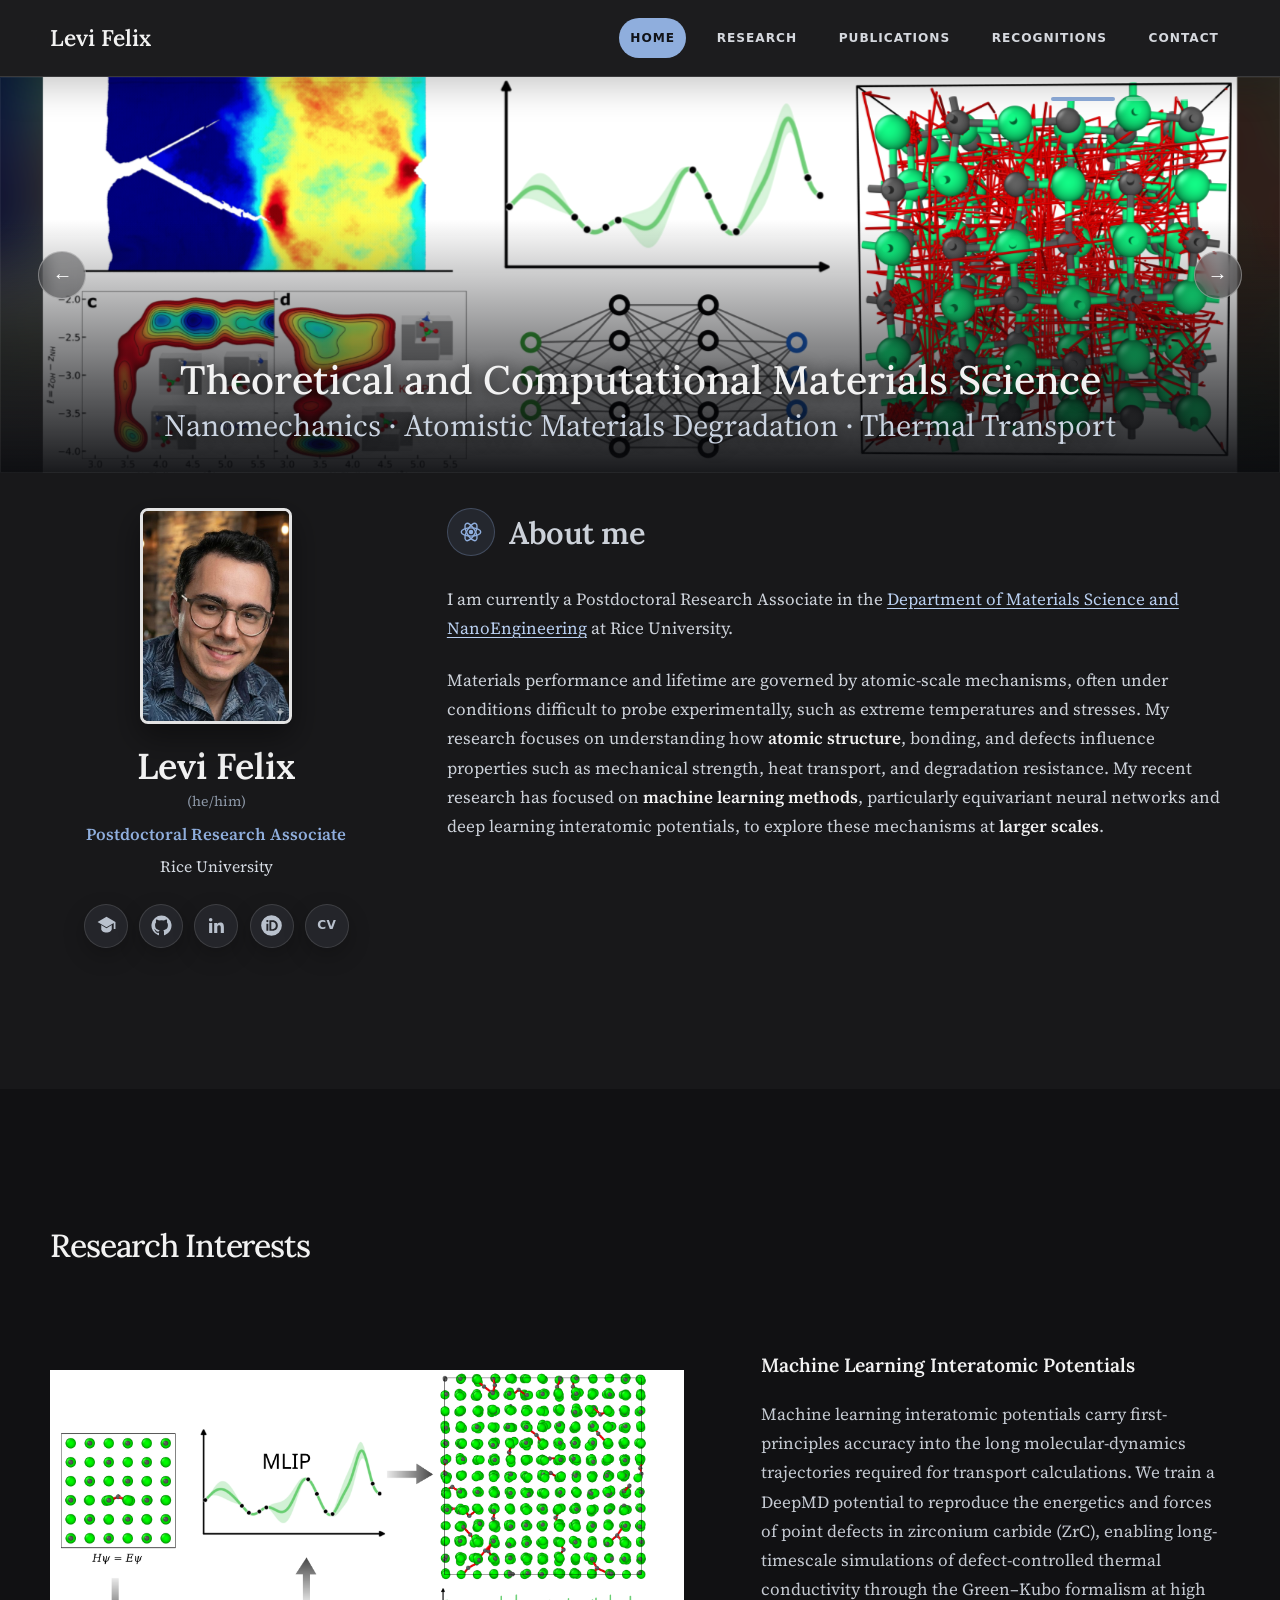
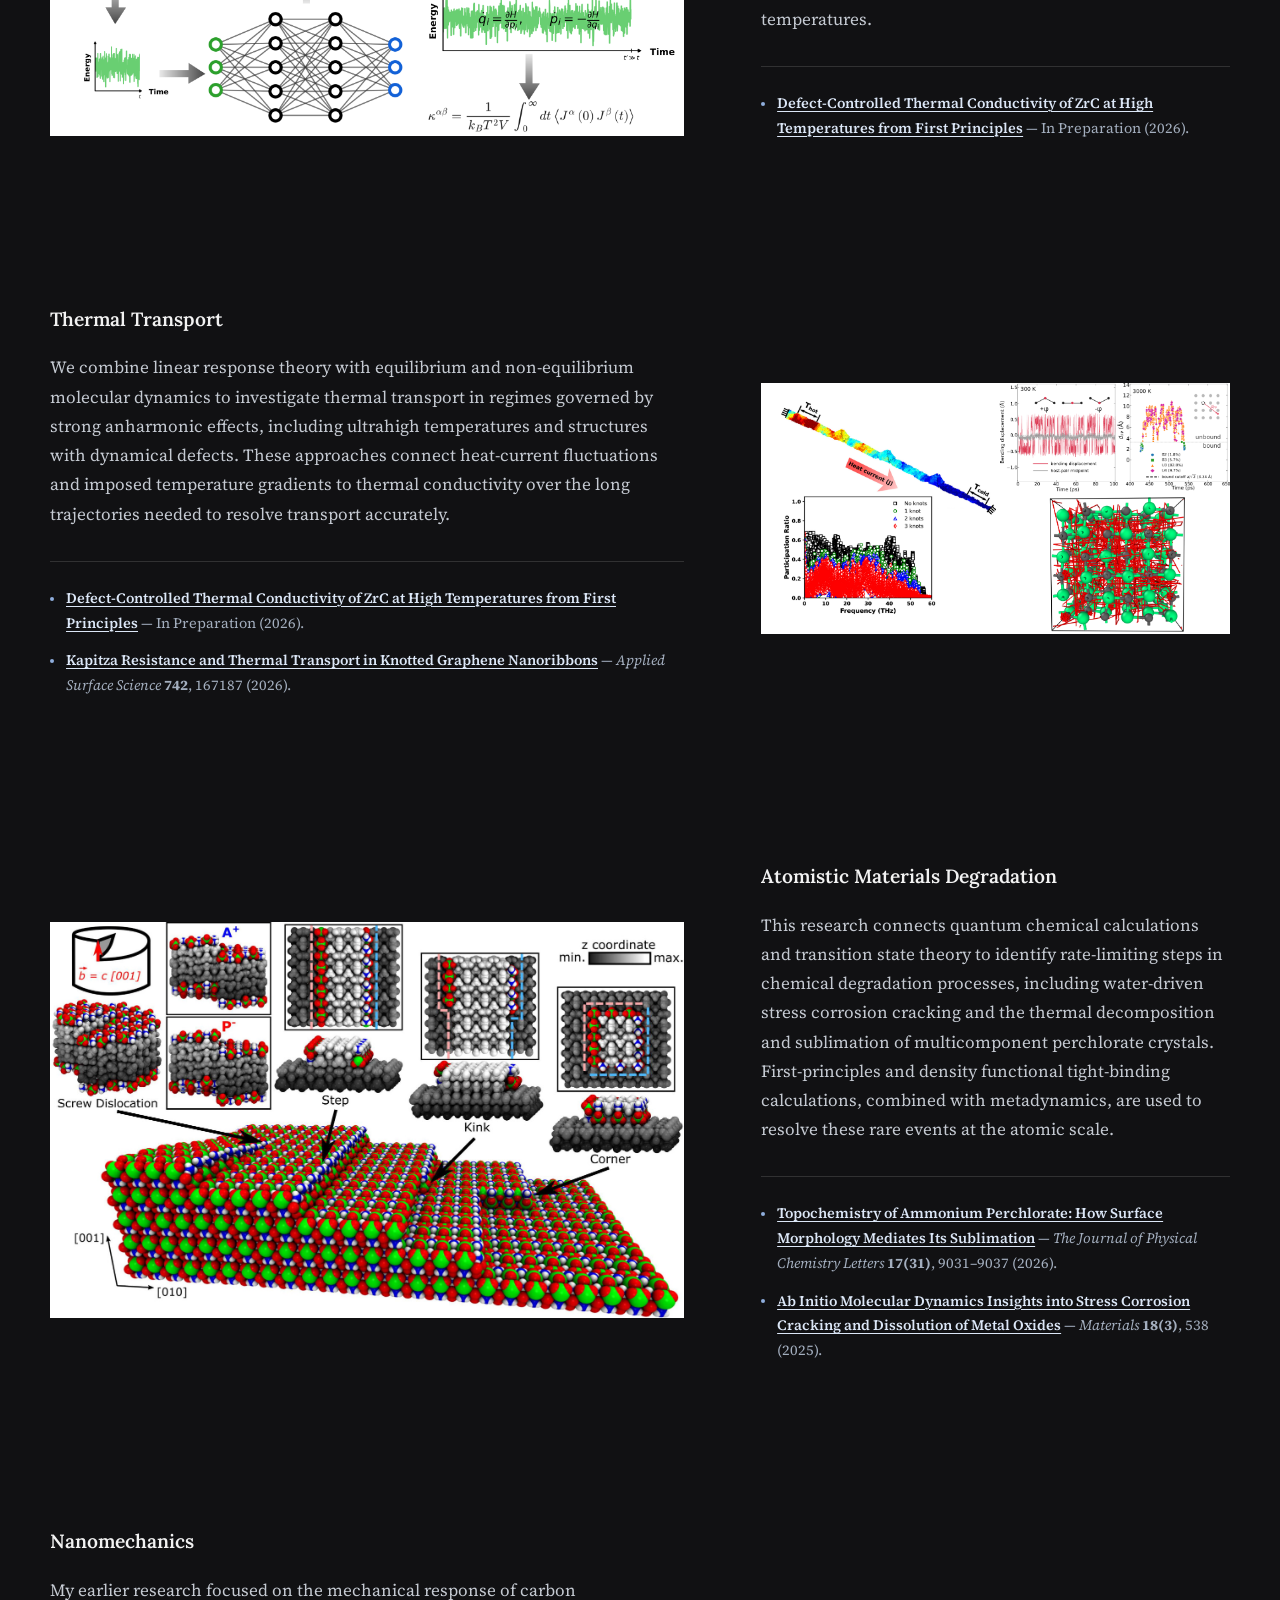
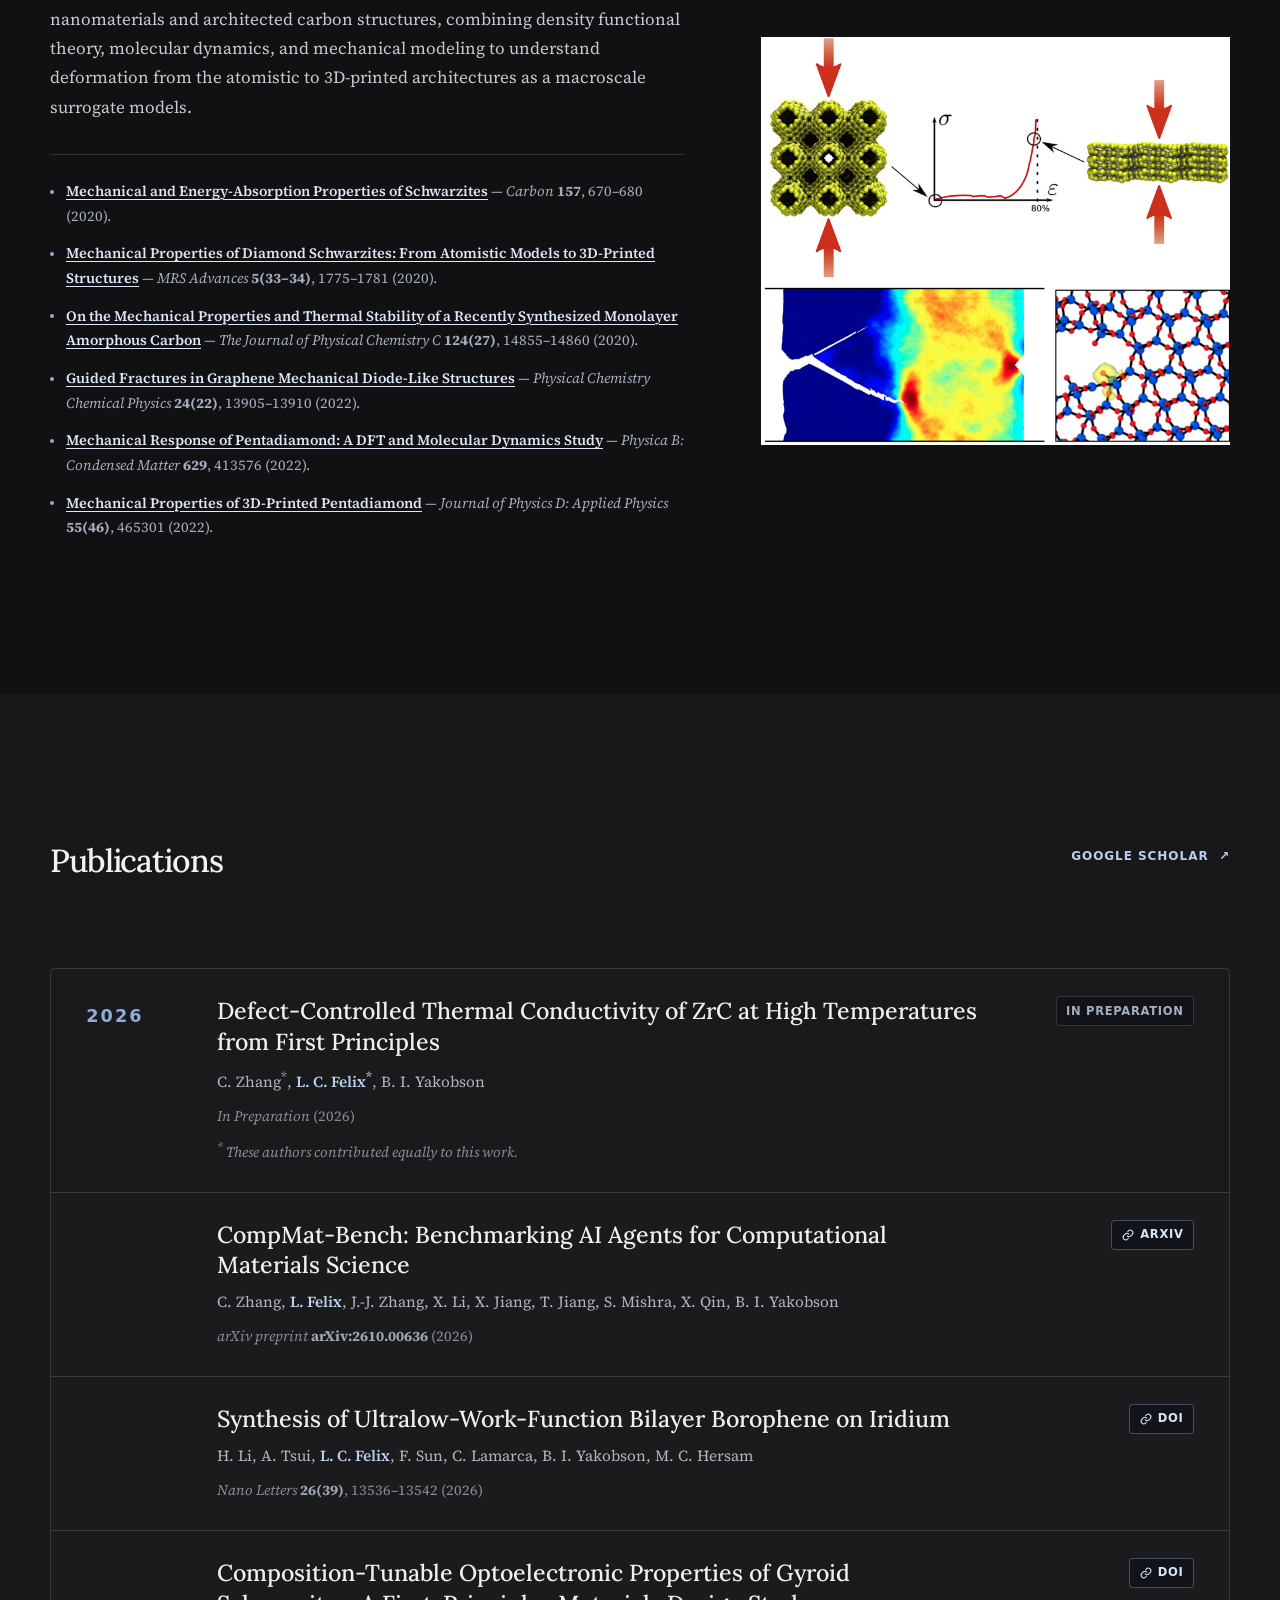
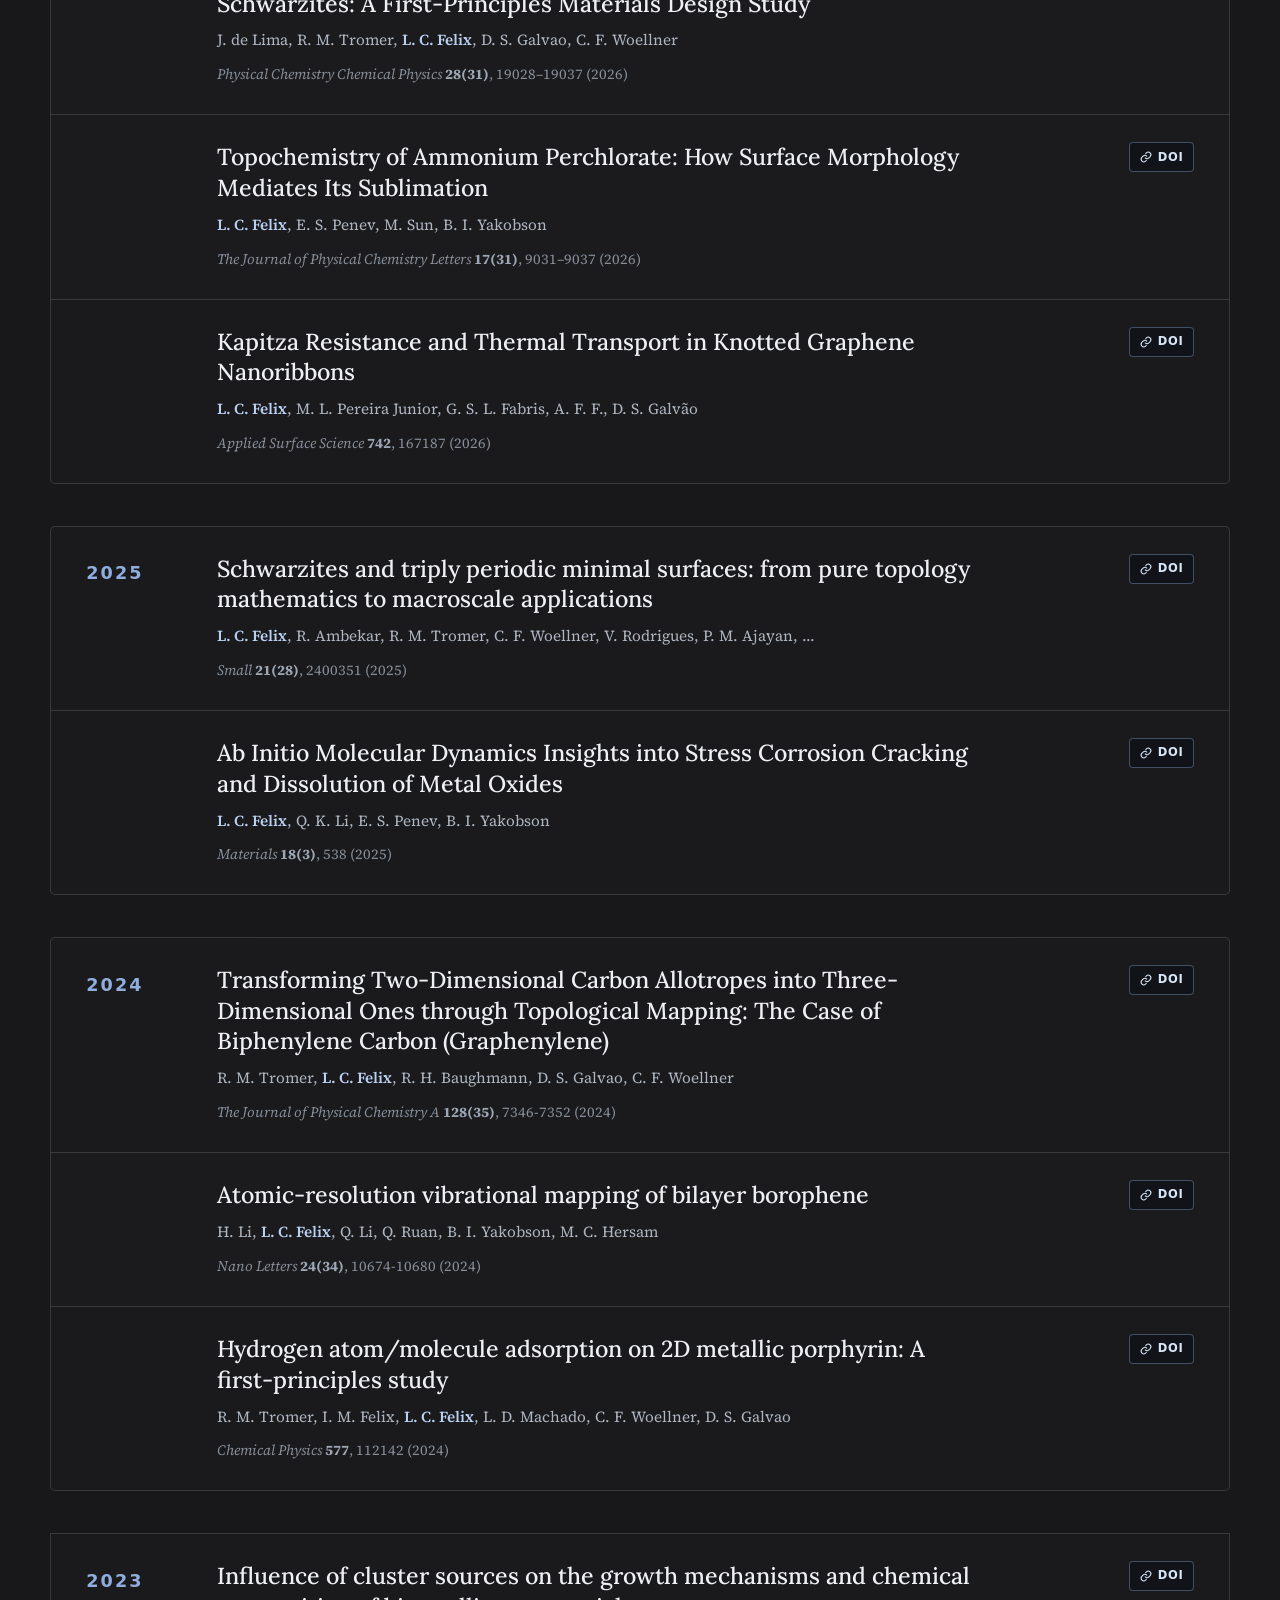
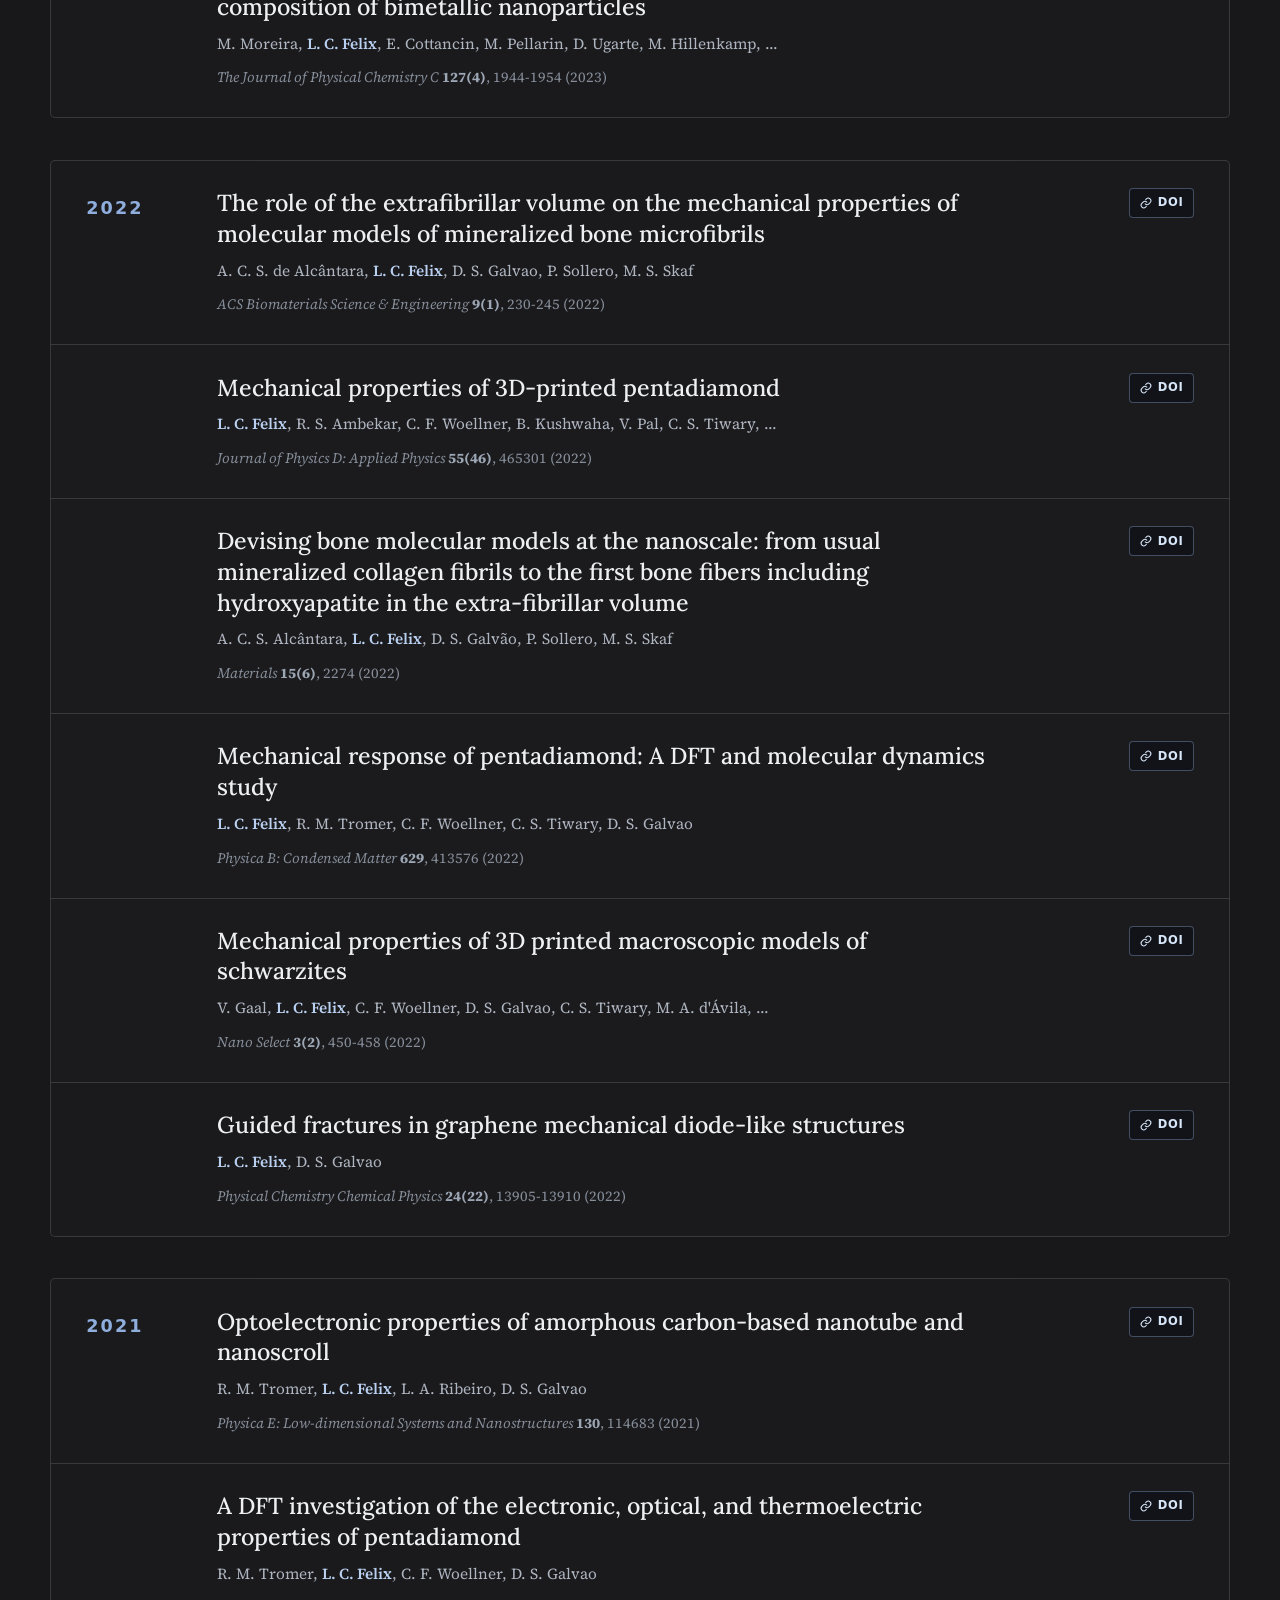
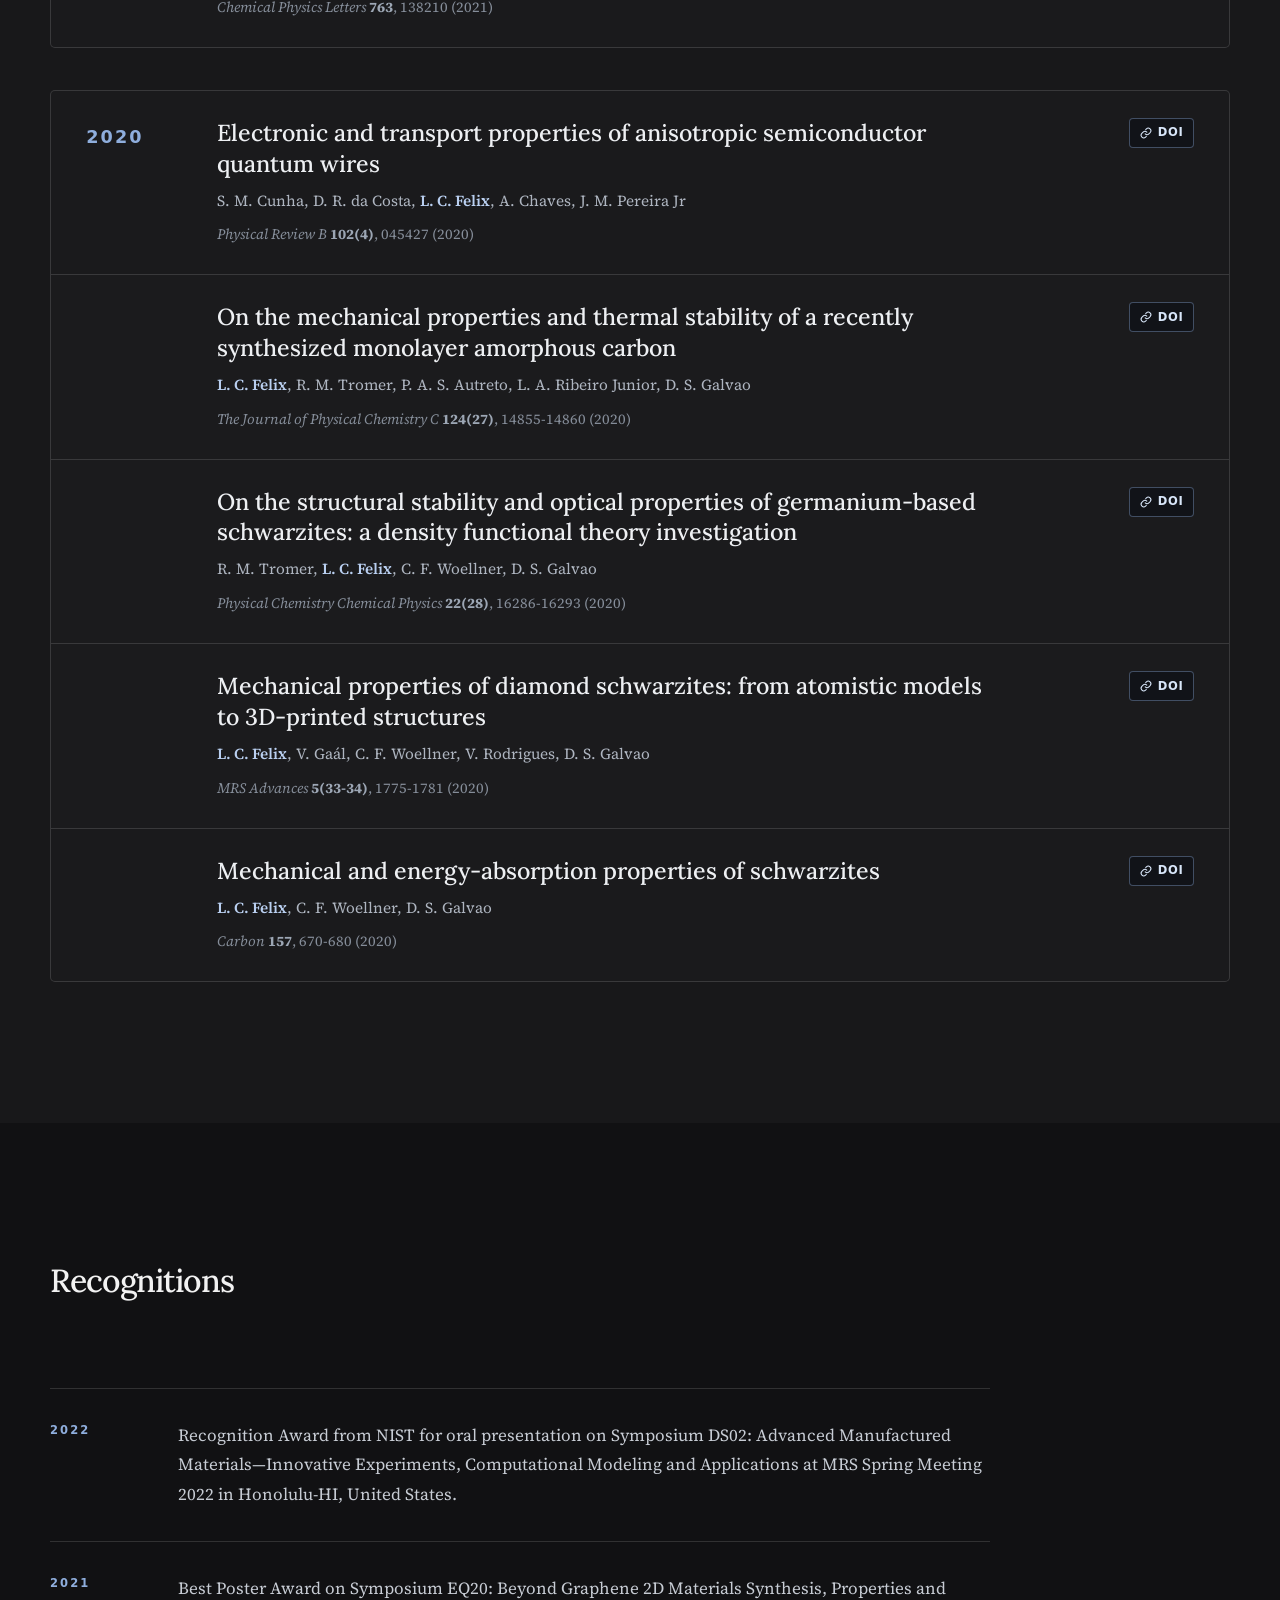
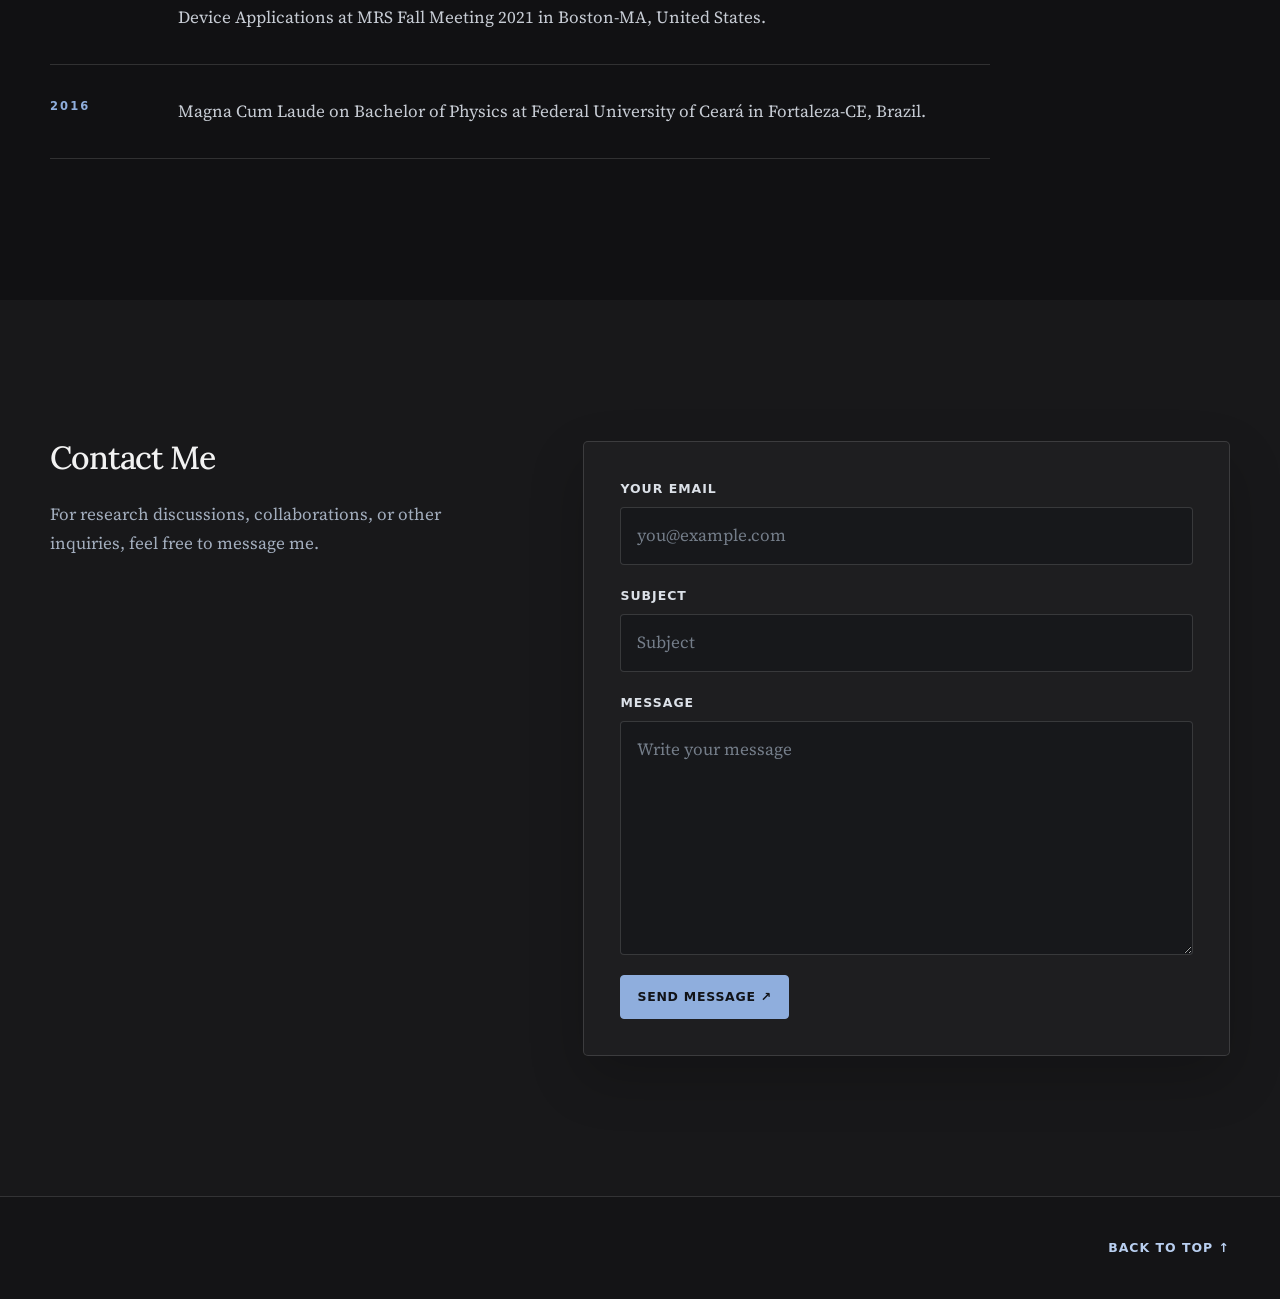
<file: index.html>
<!doctype html>
<html lang="en">
<head>
  <meta charset="utf-8">
  <meta name="viewport" content="width=device-width, initial-scale=1">
  <meta name="description" content="Levi Felix — theory and atomistic simulations of mechanical and chemical degradation of materials.">
  <meta name="theme-color" content="#18181a">
  <title>Levi Felix | Computational Materials Science</title>
  <link rel="icon" href="favicon.svg" type="image/svg+xml">
  <link rel="preconnect" href="https://fonts.googleapis.com">
  <link rel="preconnect" href="https://fonts.gstatic.com" crossorigin>
  <link href="https://fonts.googleapis.com/css2?family=Lora:wght@500;600&amp;family=Source+Serif+4:opsz,wght@8..60,400;8..60,600&amp;display=swap" rel="stylesheet">
  <link rel="stylesheet" href="styles.css?v=20261026-research-images">
  <script src="script.js?v=20261025-contact-subject" defer></script>
</head>
<body>
  <a class="skip-link" href="#main-content">Skip to main content</a>

  <header class="site-header" id="site-header">
    <nav class="site-nav" aria-label="Main navigation">
      <a class="site-name" href="#home">Levi Felix</a>
      <div class="nav-links">
        <a class="nav-link is-active" href="#home" data-nav="home" aria-current="page">Home</a>
        <a class="nav-link" href="#research" data-nav="research">Research</a>
        <a class="nav-link" href="#publications" data-nav="publications">Publications</a>
        <a class="nav-link" href="#recognition" data-nav="recognition">Recognitions</a>
        <a class="nav-link" href="#contact" data-nav="contact">Contact</a>
      </div>
    </nav>
  </header>

  <main id="main-content">
  <svg class="svg-definitions" aria-hidden="true">
    <symbol id="icon-link" viewBox="0 0 24 24">
      <path d="M10.6 13.4a4.5 4.5 0 0 0 6.36 0l2.12-2.12a4.5 4.5 0 0 0-6.36-6.36l-1.21 1.21M13.4 10.6a4.5 4.5 0 0 0-6.36 0l-2.12 2.12a4.5 4.5 0 0 0 6.36 6.36l1.21-1.21"/>
    </symbol>
  </svg>
  <section class="hero" id="home" data-section="home" aria-label="Featured research">
    <div class="carousel" aria-roledescription="carousel" aria-label="Research highlights">
      <div class="carousel-track">
        <a class="slide is-active" data-slide="0" href="#research" aria-label="Go to the Research section" aria-hidden="false">
          <div class="slide-backdrop" style="background-image: url('images/1.research.png?v=20261026-white-bg')" aria-hidden="true"></div>
          <img src="images/1.research.png?v=20261026-white-bg" alt="Overview of theoretical and computational materials science research interests">
          <div class="slide-shade"></div>
          <div class="slide-caption">
            <p>
              Theoretical and Computational Materials Science
              <span class="slide-citation">Nanomechanics &middot; Atomistic Materials Degradation &middot; Thermal Transport</span>
            </p>
          </div>
        </a>

        <a class="slide" data-slide="1" href="https://doi.org/10.1021/acs.jpclett.6c01896" target="_blank" rel="noopener noreferrer" aria-label="Open the Topochemistry of Ammonium Perchlorate publication" aria-hidden="true" tabindex="-1">
          <div class="slide-backdrop" style="background-image: url('images/3.sublimation.png')" aria-hidden="true"></div>
          <img src="images/3.sublimation.png" alt="Molecular model illustrating crystal-surface sublimation">
          <div class="slide-shade"></div>
          <div class="slide-caption">
            <p>
              Topochemistry of Ammonium Perchlorate: How Surface Morphology Mediates Its Sublimation
              <span class="slide-citation"><em>The Journal of Physical Chemistry Letters</em> <strong>17(31)</strong>, 9031–9037 (2026)</span>
            </p>
          </div>
        </a>

        <a class="slide" data-slide="2" href="https://doi.org/10.3390/ma18030538" target="_blank" rel="noopener noreferrer" aria-label="Open the stress corrosion cracking and dissolution publication" aria-hidden="true" tabindex="-1">
          <div class="slide-backdrop" style="background-image: url('images/2.dissolution.png')" aria-hidden="true"></div>
          <img src="images/2.dissolution.png" alt="Atomistic simulations of oxide dissolution in water">
          <div class="slide-shade"></div>
          <div class="slide-caption">
            <p>
              Ab Initio Molecular Dynamics Insights into Stress Corrosion Cracking and Dissolution of Metal Oxides
              <span class="slide-citation"><em>Materials</em> <strong>18(3)</strong>, 538 (2025)</span>
            </p>
          </div>
        </a>
      </div>

      <button class="carousel-control carousel-control--prev" type="button" aria-label="Show previous image">
        <span aria-hidden="true">&#8592;</span>
      </button>
      <button class="carousel-control carousel-control--next" type="button" aria-label="Show next image">
        <span aria-hidden="true">&#8594;</span>
      </button>

      <div class="carousel-dots" role="group" aria-label="Choose a featured image">
        <button class="carousel-dot is-active" type="button" data-slide-to="0" aria-label="Show research interests image" aria-current="true"></button>
        <button class="carousel-dot" type="button" data-slide-to="1" aria-label="Show sublimation publication"></button>
        <button class="carousel-dot" type="button" data-slide-to="2" aria-label="Show dissolution publication"></button>
      </div>
    </div>
  </section>
    <section class="section section--intro" id="about" data-section="home">
      <div class="section-shell intro-grid">
        <h1 class="visually-hidden">Levi Felix's Homepage</h1>

        <aside class="profile-card" aria-label="Levi Felix profile">
          <img src="images/levi_felix_profile.png" alt="Portrait of Levi Felix">
          <div class="profile-card__body">
            <p class="profile-name">Levi Felix</p>
            <p class="profile-pronouns">(he/him)</p>
            <p class="profile-role">Postdoctoral Research Associate</p>
            <a class="profile-affiliation" href="https://www.rice.edu/" target="_blank" rel="noopener noreferrer">Rice University</a>
            <div class="profile-links" aria-label="Professional profiles and curriculum vitae">
              <a class="profile-link" href="https://scholar.google.com/citations?hl=en&amp;user=JUf7yesAAAAJ" target="_blank" rel="noopener noreferrer" aria-label="Google Scholar" title="Google Scholar">
                <svg viewBox="0 0 24 24" aria-hidden="true">
                  <path d="M12 2 1.75 8 12 14l8.25-4.83V16h2V8L12 2Zm-6 9.5V16c0 2.2 2.7 4 6 4s6-1.8 6-4v-4.5L12 15l-6-3.5Z"/>
                </svg>
              </a>
              <a class="profile-link" href="https://github.com/levicfelix" target="_blank" rel="noopener noreferrer" aria-label="GitHub" title="GitHub">
                <svg viewBox="0 0 24 24" aria-hidden="true">
                  <path d="M12 .7A11.5 11.5 0 0 0 8.36 23.1c.58.1.79-.25.79-.56v-2.23c-3.23.7-3.91-1.37-3.91-1.37-.53-1.34-1.29-1.7-1.29-1.7-1.05-.72.08-.71.08-.71 1.17.08 1.78 1.2 1.78 1.2 1.04 1.78 2.72 1.27 3.39.97.1-.75.4-1.27.74-1.56-2.58-.3-5.3-1.3-5.3-5.75 0-1.27.45-2.31 1.2-3.13-.12-.3-.52-1.48.11-3.08 0 0 .98-.31 3.16 1.2a10.9 10.9 0 0 1 5.76 0c2.2-1.51 3.17-1.2 3.17-1.2.63 1.6.23 2.78.11 3.08.75.82 1.2 1.86 1.2 3.13 0 4.47-2.72 5.45-5.32 5.74.42.36.8 1.07.8 2.15v3.26c0 .31.2.67.8.56A11.5 11.5 0 0 0 12 .7Z"/>
                </svg>
              </a>
              <a class="profile-link" href="https://www.linkedin.com/in/levi-felix" target="_blank" rel="noopener noreferrer" aria-label="LinkedIn" title="LinkedIn">
                <svg viewBox="0 0 24 24" aria-hidden="true">
                  <path d="M5.34 7.43A2.06 2.06 0 1 1 5.34 3.3a2.06 2.06 0 0 1 0 4.13ZM3.56 9h3.56v11.45H3.56V9Zm5.79 0h3.41v1.56h.05c.47-.9 1.64-1.85 3.37-1.85 3.6 0 4.27 2.37 4.27 5.46v6.28h-3.56v-5.57c0-1.33-.03-3.04-1.85-3.04-1.86 0-2.14 1.45-2.14 2.94v5.67H9.35V9Z"/>
                </svg>
              </a>
              <a class="profile-link profile-link--orcid" href="https://orcid.org/0000-0001-5928-0885" target="_blank" rel="noopener noreferrer" aria-label="ORCID" title="ORCID">
                <svg viewBox="0 0 24 24" aria-hidden="true">
                  <path d="M12 1.2A10.8 10.8 0 1 0 12 22.8 10.8 10.8 0 0 0 12 1.2ZM7.7 6.2a1.2 1.2 0 1 1 0 2.4 1.2 1.2 0 0 1 0-2.4Zm1 11.4H6.7v-7.4h2v7.4Zm3.1 0h-2v-11h3.3c3.8 0 5.5 2.7 5.5 5.5 0 3.1-2 5.5-5.5 5.5h-1.3Zm1.2-9.2h-1.2v7.4H13c2.4 0 3.5-1.5 3.5-3.7 0-2-1.2-3.7-3.5-3.7Z"/>
                </svg>
              </a>
              <a class="profile-link profile-link--cv" href="files/Curriculum_Vitae.pdf" target="_blank" rel="noopener noreferrer" aria-label="Curriculum Vitae" title="Curriculum Vitae">
                <span aria-hidden="true">CV</span>
              </a>
            </div>
          </div>
        </aside>

        <div class="intro-copy">
          <div class="intro-heading">
            <span class="intro-heading__icon" aria-hidden="true">
              <svg viewBox="0 0 24 24">
                <circle cx="12" cy="12" r="2.1"/>
                <ellipse cx="12" cy="12" rx="9" ry="3.8"/>
                <ellipse cx="12" cy="12" rx="9" ry="3.8" transform="rotate(60 12 12)"/>
                <ellipse cx="12" cy="12" rx="9" ry="3.8" transform="rotate(120 12 12)"/>
              </svg>
            </span>
            <h2>About me</h2>
          </div>

          <p>
            I am currently a Postdoctoral Research Associate in the <a href="https://msne.rice.edu/" target="_blank" rel="noopener noreferrer">Department of Materials Science and NanoEngineering</a> at Rice University.
          </p>

          <p>
            Materials performance and lifetime are governed by atomic-scale mechanisms, often under conditions difficult to probe experimentally, such as extreme temperatures and stresses. My research focuses on understanding how <strong>atomic structure</strong>, bonding, and defects influence properties such as mechanical strength, heat transport, and degradation resistance. My recent research has focused on <strong>machine learning methods</strong>, particularly equivariant neural networks and deep learning interatomic potentials, to explore these mechanisms at <strong>larger scales</strong>.
          </p>
        </div>
      </div>
    </section>

    <section class="section section--research" id="research" data-section="research">
      <div class="section-shell">
        <header class="section-heading section-heading--wide">
          <h2>Research Interests</h2>
        </header>

        <article class="research-feature">
          <div class="research-feature__image">
            <img src="images/mlip.png?v=20261026-white-bg" alt="Machine learning interatomic potential workflow for zirconium carbide">
          </div>
          <div class="research-feature__copy">
            <h3>Machine Learning Interatomic Potentials</h3>
            <p>
              Machine learning interatomic potentials carry first-principles accuracy into the long molecular-dynamics trajectories required for transport calculations. We train a DeepMD potential to reproduce the energetics and forces of point defects in zirconium carbide (ZrC), enabling long-timescale simulations of defect-controlled thermal conductivity through the Green–Kubo formalism at high temperatures.
            </p>
            <ul class="reference-list">
              <li><a href="#pub-zrc">Defect-Controlled Thermal Conductivity of ZrC at High Temperatures from First Principles</a> — In Preparation (2026).</li>
            </ul>
          </div>
        </article>

        <article class="research-feature research-feature--reverse">
          <div class="research-feature__image">
            <img src="images/kappa.png?v=20261026-white-bg" alt="Thermal transport calculations and conductivity trends">
          </div>
          <div class="research-feature__copy">
            <h3>Thermal Transport</h3>
            <p>
              We combine linear response theory with equilibrium and non-equilibrium molecular dynamics to investigate thermal transport in regimes governed by strong anharmonic effects, including ultrahigh temperatures and structures with dynamical defects. These approaches connect heat-current fluctuations and imposed temperature gradients to thermal conductivity over the long trajectories needed to resolve transport accurately.
            </p>
            <ul class="reference-list">
              <li><a href="#pub-zrc">Defect-Controlled Thermal Conductivity of ZrC at High Temperatures from First Principles</a> — In Preparation (2026).</li>
              <li><a href="https://doi.org/10.1016/j.apsusc.2026.167187" target="_blank" rel="noopener noreferrer">Kapitza Resistance and Thermal Transport in Knotted Graphene Nanoribbons</a> — <em>Applied Surface Science</em> <strong>742</strong>, 167187 (2026).</li>
            </ul>
          </div>
        </article>

        <article class="research-feature">
          <div class="research-feature__image">
            <img src="images/ap_topochemistry.jpeg" alt="Ammonium perchlorate surface morphology and sublimation">
          </div>
          <div class="research-feature__copy">
            <h3>Atomistic Materials Degradation</h3>
            <p>
              This research connects quantum chemical calculations and transition state theory to identify rate-limiting steps in chemical degradation processes, including water-driven stress corrosion cracking and the thermal decomposition and sublimation of multicomponent perchlorate crystals. First-principles and density functional tight-binding calculations, combined with metadynamics, are used to resolve these rare events at the atomic scale.
            </p>
            <ul class="reference-list">
              <li><a href="https://doi.org/10.1021/acs.jpclett.6c01896" target="_blank" rel="noopener noreferrer">Topochemistry of Ammonium Perchlorate: How Surface Morphology Mediates Its Sublimation</a> — <em>The Journal of Physical Chemistry Letters</em> <strong>17(31)</strong>, 9031–9037 (2026).</li>
              <li><a href="https://doi.org/10.3390/ma18030538" target="_blank" rel="noopener noreferrer">Ab Initio Molecular Dynamics Insights into Stress Corrosion Cracking and Dissolution of Metal Oxides</a> — <em>Materials</em> <strong>18(3)</strong>, 538 (2025).</li>
            </ul>
          </div>
        </article>

        <article class="research-feature research-feature--reverse">
          <div class="research-feature__image">
            <img src="images/nanomechanics.png?v=20261026-white-bg" alt="Mechanical response of carbon nanomaterials and architected carbon structures">
          </div>
          <div class="research-feature__copy">
            <h3>Nanomechanics</h3>
            <p>
              My earlier research focused on the mechanical response of carbon nanomaterials and architected carbon structures, combining density functional theory, molecular dynamics, and mechanical modeling to understand deformation from the atomistic to 3D-printed architectures as a macroscale surrogate models.
            </p>
            <ul class="reference-list">
              <li><a href="https://doi.org/10.1016/j.carbon.2019.10.066" target="_blank" rel="noopener noreferrer">Mechanical and Energy-Absorption Properties of Schwarzites</a> — <em>Carbon</em> <strong>157</strong>, 670–680 (2020).</li>
              <li><a href="https://doi.org/10.1557/adv.2020.175" target="_blank" rel="noopener noreferrer">Mechanical Properties of Diamond Schwarzites: From Atomistic Models to 3D-Printed Structures</a> — <em>MRS Advances</em> <strong>5(33–34)</strong>, 1775–1781 (2020).</li>
              <li><a href="https://doi.org/10.1021/acs.jpcc.0c02999" target="_blank" rel="noopener noreferrer">On the Mechanical Properties and Thermal Stability of a Recently Synthesized Monolayer Amorphous Carbon</a> — <em>The Journal of Physical Chemistry C</em> <strong>124(27)</strong>, 14855–14860 (2020).</li>
              <li><a href="https://doi.org/10.1039/D2CP01207C" target="_blank" rel="noopener noreferrer">Guided Fractures in Graphene Mechanical Diode-Like Structures</a> — <em>Physical Chemistry Chemical Physics</em> <strong>24(22)</strong>, 13905–13910 (2022).</li>
              <li><a href="https://doi.org/10.1016/j.physb.2021.413576" target="_blank" rel="noopener noreferrer">Mechanical Response of Pentadiamond: A DFT and Molecular Dynamics Study</a> — <em>Physica B: Condensed Matter</em> <strong>629</strong>, 413576 (2022).</li>
              <li><a href="https://doi.org/10.1088/1361-6463/ac91dc" target="_blank" rel="noopener noreferrer">Mechanical Properties of 3D-Printed Pentadiamond</a> — <em>Journal of Physics D: Applied Physics</em> <strong>55(46)</strong>, 465301 (2022).</li>
            </ul>
          </div>
        </article>
      </div>
    </section>

    <section class="section section--publications" id="publications" data-section="publications">
      <div class="section-shell">
        <header class="section-heading section-heading--publications">
          <h2>Publications</h2>
          <a class="button-link" href="https://scholar.google.com/citations?hl=en&amp;user=JUf7yesAAAAJ&amp;view_op=list_works&amp;sortby=pubdate" target="_blank" rel="noopener noreferrer">
            Google Scholar <span aria-hidden="true">&#8599;</span>
          </a>
        </header>

        <ol class="publication-list">
          <li class="publication" id="pub-zrc">
            <span class="publication-year">2026</span>
            <div>
              <div class="publication-heading">
                <h3>Defect-Controlled Thermal Conductivity of ZrC at High Temperatures from First Principles</h3>
                <span class="publication-status">In Preparation</span>
              </div>
              <p class="authors">C. Zhang<sup>*</sup>, <strong>L. C. Felix<sup>*</sup></strong>, B. I. Yakobson</p>
              <p class="journal"><em>In Preparation</em> (2026)</p>
              <p class="journal"><em><sup>*</sup> These authors contributed equally to this work.</em></p>
            </div>
          </li>
          <li class="publication">
            <span class="publication-year">2026</span>
            <div>
              <div class="publication-heading">
                <h3>CompMat-Bench: Benchmarking AI Agents for Computational Materials Science</h3>
                <a class="doi-link" href="https://arxiv.org/abs/2610.00636" target="_blank" rel="noopener noreferrer"><svg aria-hidden="true"><use href="#icon-link"></use></svg>ARXIV</a>
              </div>
              <p class="authors">C. Zhang, <strong>L. Felix</strong>, J.-J. Zhang, X. Li, X. Jiang, T. Jiang, S. Mishra, X. Qin, B. I. Yakobson</p>
              <p class="journal"><em>arXiv preprint</em> <strong>arXiv:2610.00636</strong> (2026)</p>
            </div>
          </li>
          <li class="publication">
            <span class="publication-year">2026</span>
            <div>
              <div class="publication-heading">
                <h3>Synthesis of Ultralow-Work-Function Bilayer Borophene on Iridium</h3>
                <a class="doi-link" href="https://doi.org/10.1021/acs.nanolett.6c03673" target="_blank" rel="noopener noreferrer"><svg aria-hidden="true"><use href="#icon-link"></use></svg>DOI</a>
              </div>
              <p class="authors">H. Li, A. Tsui, <strong>L. C. Felix</strong>, F. Sun, C. Lamarca, B. I. Yakobson, M. C. Hersam</p>
              <p class="journal"><em>Nano Letters</em> <strong>26(39)</strong>, 13536–13542 (2026)</p>
            </div>
          </li>
          <li class="publication">
            <span class="publication-year">2026</span>
            <div>
              <div class="publication-heading">
                <h3>Composition-Tunable Optoelectronic Properties of Gyroid Schwarzites: A First-Principles Materials Design Study</h3>
                <a class="doi-link" href="https://doi.org/10.1039/D6CP01000H" target="_blank" rel="noopener noreferrer"><svg aria-hidden="true"><use href="#icon-link"></use></svg>DOI</a>
              </div>
              <p class="authors">J. de Lima, R. M. Tromer, <strong>L. C. Felix</strong>, D. S. Galvao, C. F. Woellner</p>
              <p class="journal"><em>Physical Chemistry Chemical Physics</em> <strong>28(31)</strong>, 19028–19037 (2026)</p>
            </div>
          </li>
          <li class="publication">
            <span class="publication-year">2026</span>
            <div>
              <h3>Topochemistry of Ammonium Perchlorate: How Surface Morphology Mediates Its Sublimation</h3>
              <p class="authors"><strong>L. C. Felix</strong>, E. S. Penev, M. Sun, B. I. Yakobson</p>
              <p class="journal">The Journal of Physical Chemistry Letters 17(31), 9031–9037 (2026) <a href="https://pubs.acs.org/doi/10.1021/acs.jpclett.6c01896" target="_blank" rel="noopener noreferrer">DOI</a></p>
            </div>
          </li>
          <li class="publication">
            <span class="publication-year">2026</span>
            <div>
              <h3>Kapitza Resistance and Thermal Transport in Knotted Graphene Nanoribbons</h3>
              <p class="authors"><strong>L. C. Felix</strong>, M. L. Pereira Junior, G. S. L. Fabris, A. F. F., D. S. Galvão</p>
              <p class="journal">Applied Surface Science 742, 167187 (2026) <a href="https://doi.org/10.1016/j.apsusc.2026.167187" target="_blank" rel="noopener noreferrer">DOI</a></p>
            </div>
          </li>
          <li class="publication">
            <span class="publication-year">2025</span>
            <div>
              <h3>Schwarzites and triply periodic minimal surfaces: from pure topology mathematics to macroscale applications</h3>
              <p class="authors"><strong>L. C. Felix</strong>, R. Ambekar, R. M. Tromer, C. F. Woellner, V. Rodrigues, P. M. Ajayan, ...</p>
              <p class="journal">Small 21(28), 2400351 (2025) <a href="https://doi.org/10.1002/smll.202400351" target="_blank" rel="noopener noreferrer">DOI</a></p>
            </div>
          </li>
          <li class="publication">
            <span class="publication-year">2025</span>
            <div>
              <h3>Ab Initio Molecular Dynamics Insights into Stress Corrosion Cracking and Dissolution of Metal Oxides</h3>
              <p class="authors"><strong>L. C. Felix</strong>, Q. K. Li, E. S. Penev, B. I. Yakobson</p>
              <p class="journal">Materials 18(3), 538 (2025) <a href="https://doi.org/10.3390/ma18030538" target="_blank" rel="noopener noreferrer">DOI</a></p>
            </div>
          </li>
          <li class="publication">
            <span class="publication-year">2024</span>
            <div>
              <h3>Transforming Two-Dimensional Carbon Allotropes into Three-Dimensional Ones through Topological Mapping: The Case of Biphenylene Carbon (Graphenylene)</h3>
              <p class="authors">R. M. Tromer, <strong>L. C. Felix</strong>, R. H. Baughmann, D. S. Galvao, C. F. Woellner</p>
              <p class="journal">The Journal of Physical Chemistry A 128(35), 7346-7352 (2024) <a href="https://doi.org/10.1021/acs.jpca.4c01339" target="_blank" rel="noopener noreferrer">DOI</a></p>
            </div>
          </li>
          <li class="publication">
            <span class="publication-year">2024</span>
            <div>
              <h3>Atomic-resolution vibrational mapping of bilayer borophene</h3>
              <p class="authors">H. Li, <strong>L. C. Felix</strong>, Q. Li, Q. Ruan, B. I. Yakobson, M. C. Hersam</p>
              <p class="journal">Nano Letters 24(34), 10674-10680 (2024) <a href="https://doi.org/10.1021/acs.nanolett.4c03224" target="_blank" rel="noopener noreferrer">DOI</a></p>
            </div>
          </li>
          <li class="publication">
            <span class="publication-year">2024</span>
            <div>
              <h3>Hydrogen atom/molecule adsorption on 2D metallic porphyrin: A first-principles study</h3>
              <p class="authors">R. M. Tromer, I. M. Felix, <strong>L. C. Felix</strong>, L. D. Machado, C. F. Woellner, D. S. Galvao</p>
              <p class="journal">Chemical Physics 577, 112142 (2024) <a href="https://doi.org/10.1016/j.chemphys.2023.112142" target="_blank" rel="noopener noreferrer">DOI</a></p>
            </div>
          </li>
          <li class="publication">
            <span class="publication-year">2023</span>
            <div>
              <h3>Influence of cluster sources on the growth mechanisms and chemical composition of bimetallic nanoparticles</h3>
              <p class="authors">M. Moreira, <strong>L. C. Felix</strong>, E. Cottancin, M. Pellarin, D. Ugarte, M. Hillenkamp, ...</p>
              <p class="journal">The Journal of Physical Chemistry C 127(4), 1944-1954 (2023) <a href="https://doi.org/10.1021/acs.jpcc.2c08044" target="_blank" rel="noopener noreferrer">DOI</a></p>
            </div>
          </li>
          <li class="publication">
            <span class="publication-year">2022</span>
            <div>
              <h3>The role of the extrafibrillar volume on the mechanical properties of molecular models of mineralized bone microfibrils</h3>
              <p class="authors">A. C. S. de Alcântara, <strong>L. C. Felix</strong>, D. S. Galvao, P. Sollero, M. S. Skaf</p>
              <p class="journal">ACS Biomaterials Science &amp; Engineering 9(1), 230-245 (2022) <a href="https://doi.org/10.1021/acsbiomaterials.2c00728" target="_blank" rel="noopener noreferrer">DOI</a></p>
            </div>
          </li>
          <li class="publication">
            <span class="publication-year">2022</span>
            <div>
              <h3>Mechanical properties of 3D-printed pentadiamond</h3>
              <p class="authors"><strong>L. C. Felix</strong>, R. S. Ambekar, C. F. Woellner, B. Kushwaha, V. Pal, C. S. Tiwary, ...</p>
              <p class="journal">Journal of Physics D: Applied Physics 55(46), 465301 (2022) <a href="https://iopscience.iop.org/article/10.1088/1361-6463/ac91dc/meta" target="_blank" rel="noopener noreferrer">DOI</a></p>
            </div>
          </li>
          <li class="publication">
            <span class="publication-year">2022</span>
            <div>
              <h3>Devising bone molecular models at the nanoscale: from usual mineralized collagen fibrils to the first bone fibers including hydroxyapatite in the extra-fibrillar volume</h3>
              <p class="authors">A. C. S. Alcântara, <strong>L. C. Felix</strong>, D. S. Galvão, P. Sollero, M. S. Skaf</p>
              <p class="journal">Materials 15(6), 2274 (2022) <a href="https://doi.org/10.3390/ma15062274" target="_blank" rel="noopener noreferrer">DOI</a></p>
            </div>
          </li>
          <li class="publication">
            <span class="publication-year">2022</span>
            <div>
              <h3>Mechanical response of pentadiamond: A DFT and molecular dynamics study</h3>
              <p class="authors"><strong>L. C. Felix</strong>, R. M. Tromer, C. F. Woellner, C. S. Tiwary, D. S. Galvao</p>
              <p class="journal">Physica B: Condensed Matter 629, 413576 (2022) <a href="https://doi.org/10.1016/j.physb.2021.413576" target="_blank" rel="noopener noreferrer">DOI</a></p>
            </div>
          </li>
          <li class="publication">
            <span class="publication-year">2022</span>
            <div>
              <h3>Mechanical properties of 3D printed macroscopic models of schwarzites</h3>
              <p class="authors">V. Gaal, <strong>L. C. Felix</strong>, C. F. Woellner, D. S. Galvao, C. S. Tiwary, M. A. d'Ávila, ...</p>
              <p class="journal">Nano Select 3(2), 450-458 (2022) <a href="https://doi.org/10.1002/nano.202100147" target="_blank" rel="noopener noreferrer">DOI</a></p>
            </div>
          </li>
          <li class="publication">
            <span class="publication-year">2022</span>
            <div>
              <h3>Guided fractures in graphene mechanical diode-like structures</h3>
              <p class="authors"><strong>L. C. Felix</strong>, D. S. Galvao</p>
              <p class="journal">Physical Chemistry Chemical Physics 24(22), 13905-13910 (2022) <a href="https://doi.org/10.1039/D2CP01207C" target="_blank" rel="noopener noreferrer">DOI</a></p>
            </div>
          </li>
          <li class="publication">
            <span class="publication-year">2021</span>
            <div>
              <h3>Optoelectronic properties of amorphous carbon-based nanotube and nanoscroll</h3>
              <p class="authors">R. M. Tromer, <strong>L. C. Felix</strong>, L. A. Ribeiro, D. S. Galvao</p>
              <p class="journal">Physica E: Low-dimensional Systems and Nanostructures 130, 114683 (2021) <a href="https://doi.org/10.1016/j.physe.2021.114683" target="_blank" rel="noopener noreferrer">DOI</a></p>
            </div>
          </li>
          <li class="publication">
            <span class="publication-year">2021</span>
            <div>
              <h3>A DFT investigation of the electronic, optical, and thermoelectric properties of pentadiamond</h3>
              <p class="authors">R. M. Tromer, <strong>L. C. Felix</strong>, C. F. Woellner, D. S. Galvao</p>
              <p class="journal">Chemical Physics Letters 763, 138210 (2021) <a href="https://doi.org/10.1016/j.cplett.2020.138210" target="_blank" rel="noopener noreferrer">DOI</a></p>
            </div>
          </li>
          <li class="publication">
            <span class="publication-year">2020</span>
            <div>
              <h3>Electronic and transport properties of anisotropic semiconductor quantum wires</h3>
              <p class="authors">S. M. Cunha, D. R. da Costa, <strong>L. C. Felix</strong>, A. Chaves, J. M. Pereira Jr</p>
              <p class="journal">Physical Review B 102(4), 045427 (2020) <a href="https://doi.org/10.1103/PhysRevB.102.045427" target="_blank" rel="noopener noreferrer">DOI</a></p>
            </div>
          </li>
          <li class="publication">
            <span class="publication-year">2020</span>
            <div>
              <h3>On the mechanical properties and thermal stability of a recently synthesized monolayer amorphous carbon</h3>
              <p class="authors"><strong>L. C. Felix</strong>, R. M. Tromer, P. A. S. Autreto, L. A. Ribeiro Junior, D. S. Galvao</p>
              <p class="journal">The Journal of Physical Chemistry C 124(27), 14855-14860 (2020) <a href="https://doi.org/10.1021/acs.jpcc.0c02999" target="_blank" rel="noopener noreferrer">DOI</a></p>
            </div>
          </li>
          <li class="publication">
            <span class="publication-year">2020</span>
            <div>
              <h3>On the structural stability and optical properties of germanium-based schwarzites: a density functional theory investigation</h3>
              <p class="authors">R. M. Tromer, <strong>L. C. Felix</strong>, C. F. Woellner, D. S. Galvao</p>
              <p class="journal">Physical Chemistry Chemical Physics 22(28), 16286-16293 (2020) <a href="https://doi.org/10.1039/D0CP02143A" target="_blank" rel="noopener noreferrer">DOI</a></p>
            </div>
          </li>
          <li class="publication">
            <span class="publication-year">2020</span>
            <div>
              <h3>Mechanical properties of diamond schwarzites: from atomistic models to 3D-printed structures</h3>
              <p class="authors"><strong>L. C. Felix</strong>, V. Gaál, C. F. Woellner, V. Rodrigues, D. S. Galvao</p>
              <p class="journal">MRS Advances 5(33-34), 1775-1781 (2020) <a href="https://doi.org/10.1557/adv.2020.175" target="_blank" rel="noopener noreferrer">DOI</a></p>
            </div>
          </li>
          <li class="publication">
            <span class="publication-year">2020</span>
            <div>
              <h3>Mechanical and energy-absorption properties of schwarzites</h3>
              <p class="authors"><strong>L. C. Felix</strong>, C. F. Woellner, D. S. Galvao</p>
              <p class="journal">Carbon 157, 670-680 (2020) <a href="https://doi.org/10.1016/j.carbon.2019.10.066" target="_blank" rel="noopener noreferrer">DOI</a></p>
            </div>
          </li>
        </ol>
      </div>
    </section>

    <section class="section section--recognition" id="recognition" data-section="recognition">
      <div class="section-shell">
        <header class="section-heading section-heading--wide">
          <h2>Recognitions</h2>
        </header>

        <ol class="award-list">
          <li class="award">
            <span class="award-year">2022</span>
            <p>Recognition Award from NIST for oral presentation on Symposium DS02: Advanced Manufactured Materials—Innovative Experiments, Computational Modeling and Applications at MRS Spring Meeting 2022 in Honolulu-HI, United States.</p>
          </li>
          <li class="award">
            <span class="award-year">2021</span>
            <p>Best Poster Award on Symposium EQ20: Beyond Graphene 2D Materials Synthesis, Properties and Device Applications at MRS Fall Meeting 2021 in Boston-MA, United States.</p>
          </li>
          <li class="award">
            <span class="award-year">2016</span>
            <p>Magna Cum Laude on Bachelor of Physics at Federal University of Ceará in Fortaleza-CE, Brazil.</p>
          </li>
        </ol>
      </div>
    </section>

    <section class="section section--contact" id="contact" data-section="contact">
      <div class="section-shell contact-layout">
        <div class="contact-intro">
          <h2>Contact Me</h2>
          <p>For research discussions, collaborations, or other inquiries, feel free to message me.</p>
        </div>
        <form class="contact-form" id="contact-form" action="https://formsubmit.co/levifelix1@gmail.com" method="POST">
          <input type="hidden" name="_next" value="https://levicfelix.github.io/?message=sent#contact">
          <input type="hidden" name="_template" value="table">
          <input type="hidden" name="_autoresponse" value="Thank you for contacting Levi Felix. This email contains a copy of your submitted message.">
          <input class="contact-honeypot" type="text" name="_honey" tabindex="-1" autocomplete="off" aria-hidden="true">

          <label for="contact-email">Your email</label>
          <input id="contact-email" name="email" type="email" autocomplete="email" placeholder="you@example.com" required>

          <label for="contact-subject">Subject</label>
          <input id="contact-subject" name="_subject" type="text" placeholder="Subject" required>

          <label for="contact-message">Message</label>
          <textarea id="contact-message" name="message" rows="7" placeholder="Write your message" required></textarea>

          <p class="contact-form__status" id="contact-status" role="status" aria-live="polite" hidden></p>
          <button type="submit">Send Message <span aria-hidden="true">&#8599;</span></button>
        </form>
      </div>
    </section>
  </main>

  <footer class="site-footer">
    <div class="section-shell footer-inner">
      <a href="#home">Back to top <span aria-hidden="true">&#8593;</span></a>
    </div>
  </footer>
</body>
</html>
</file>
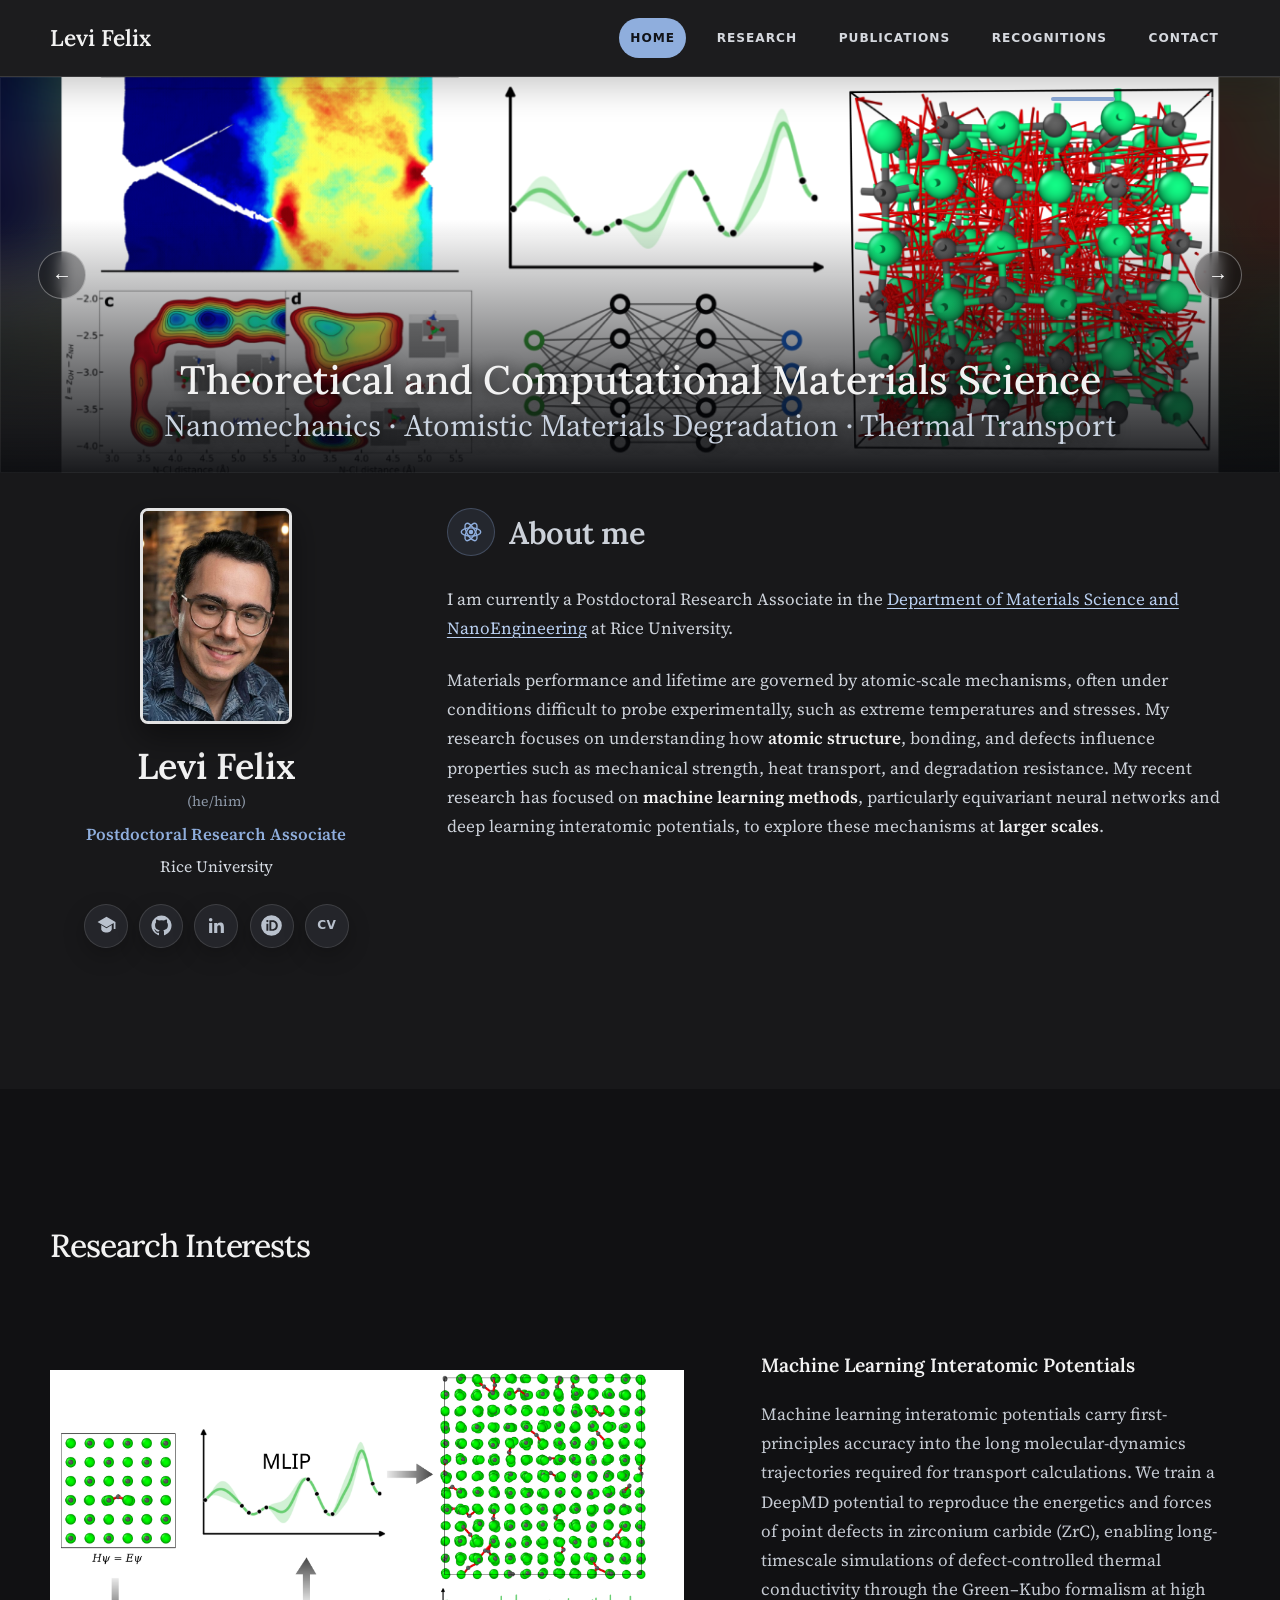
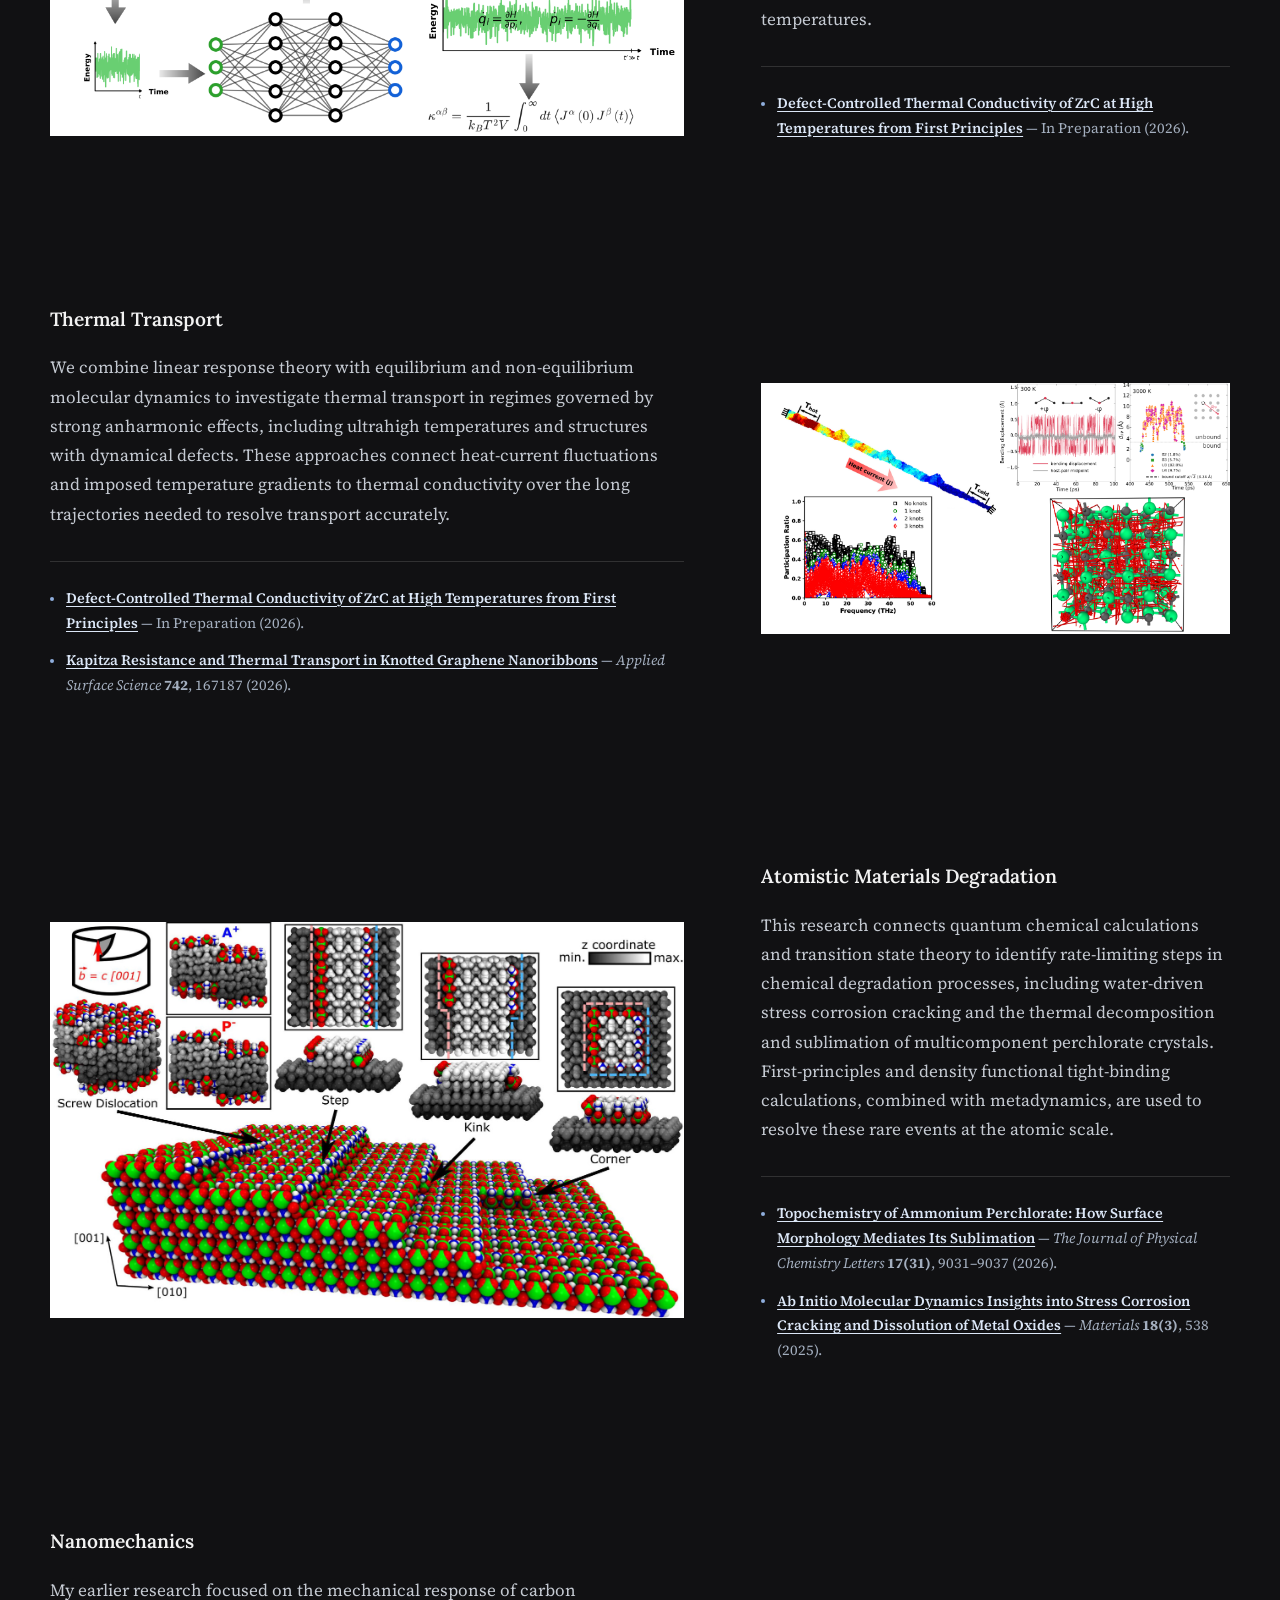
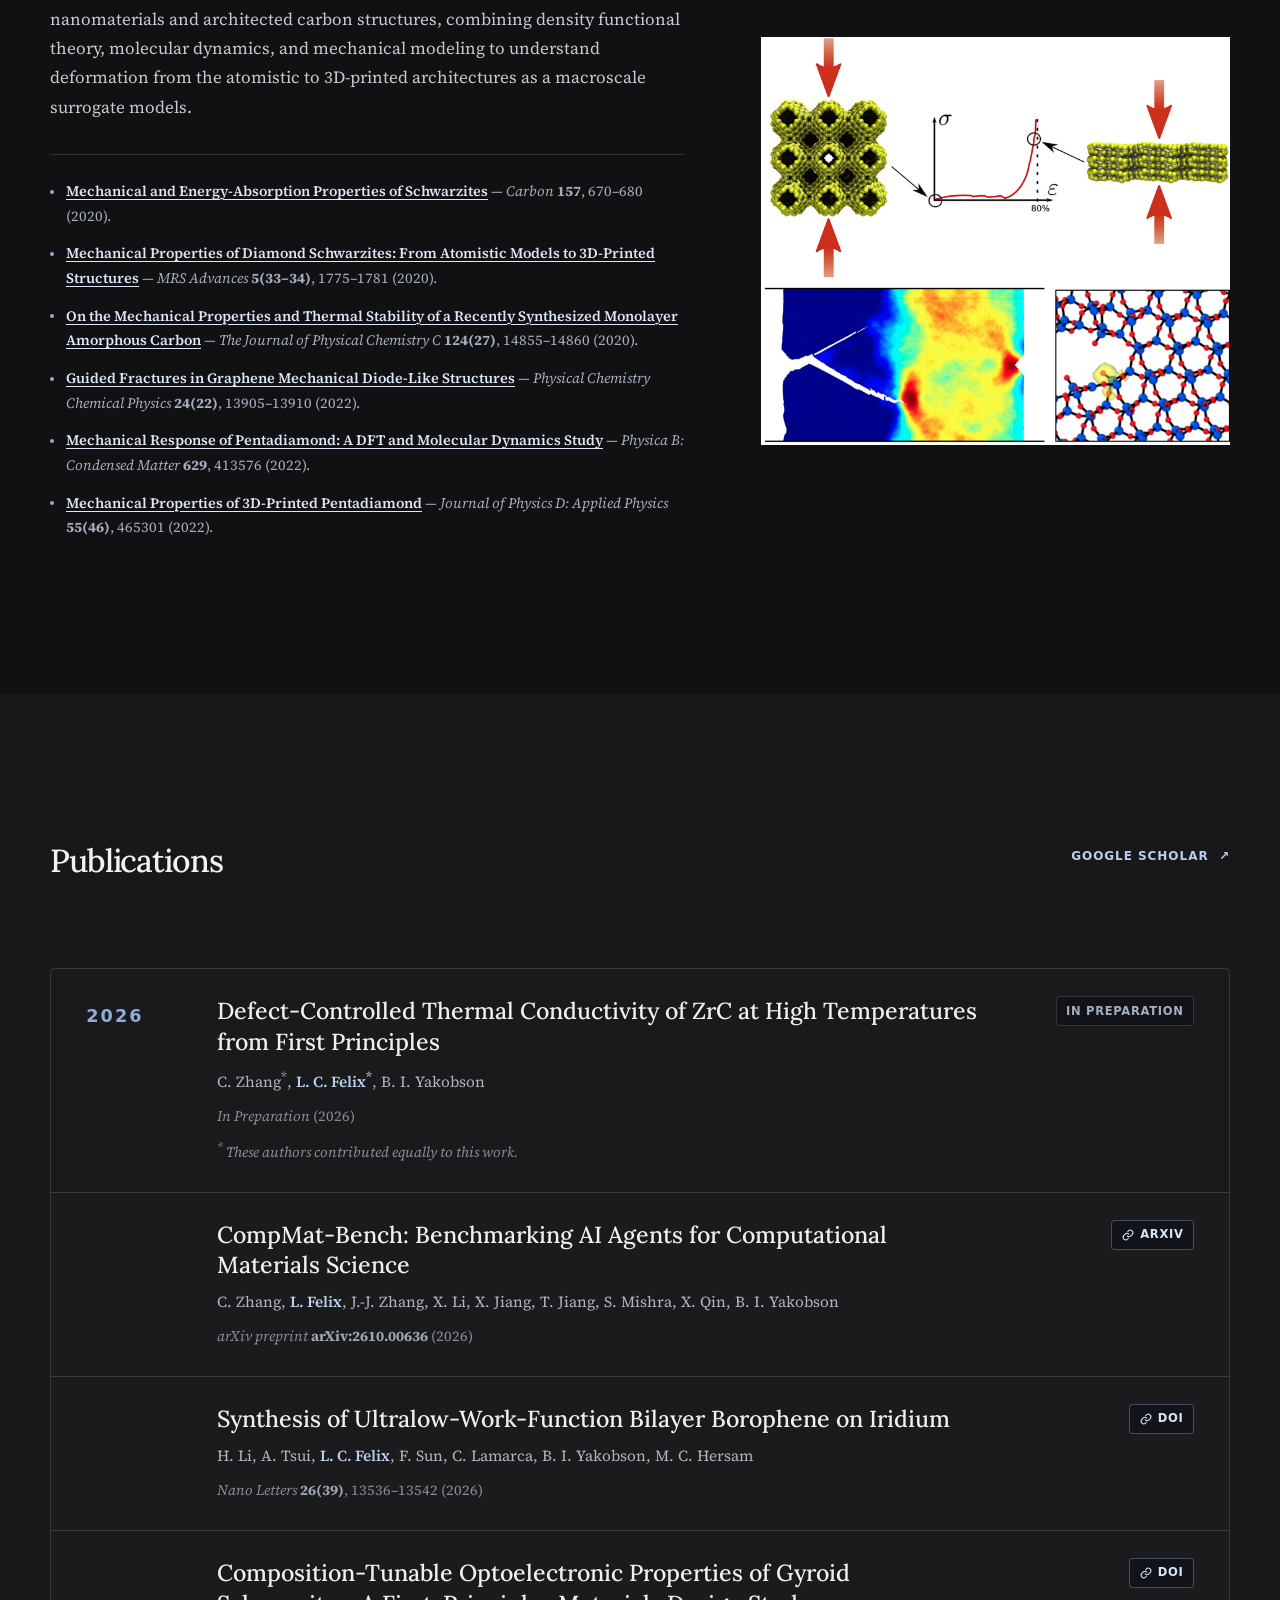
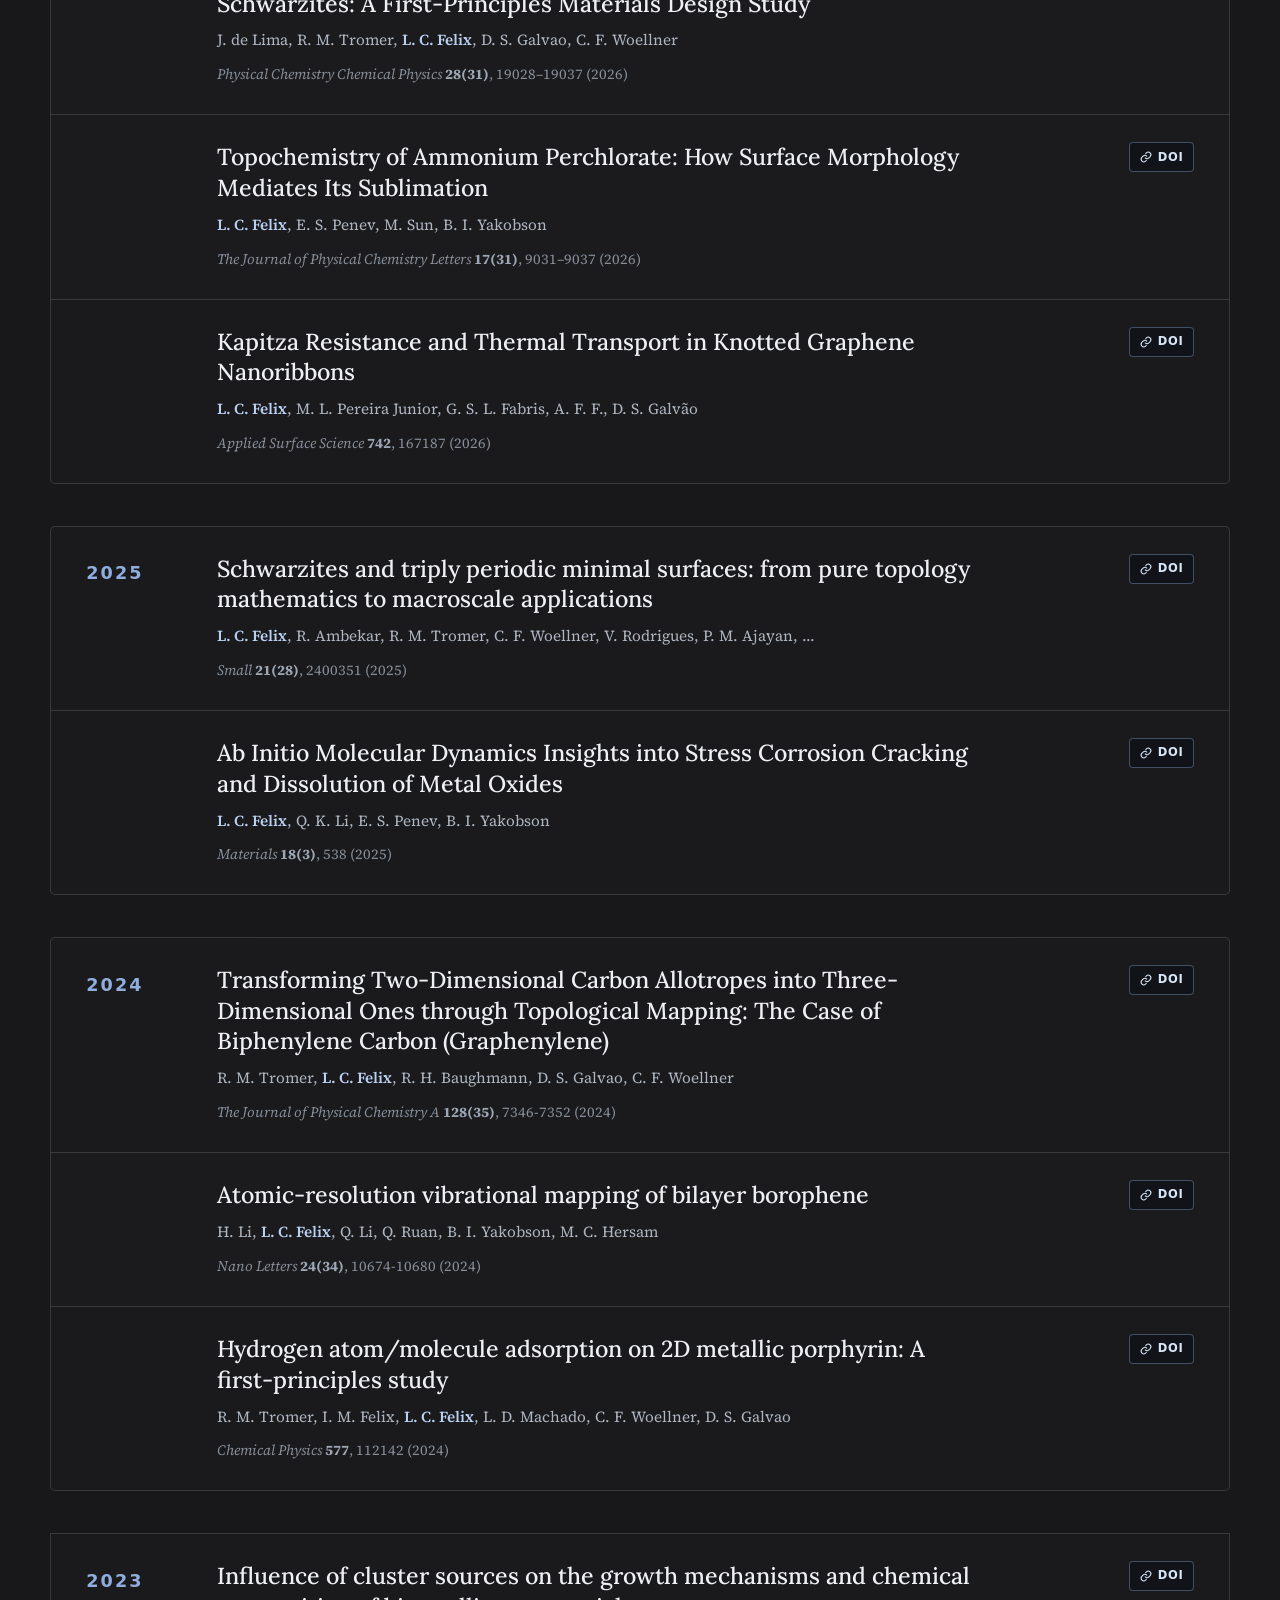
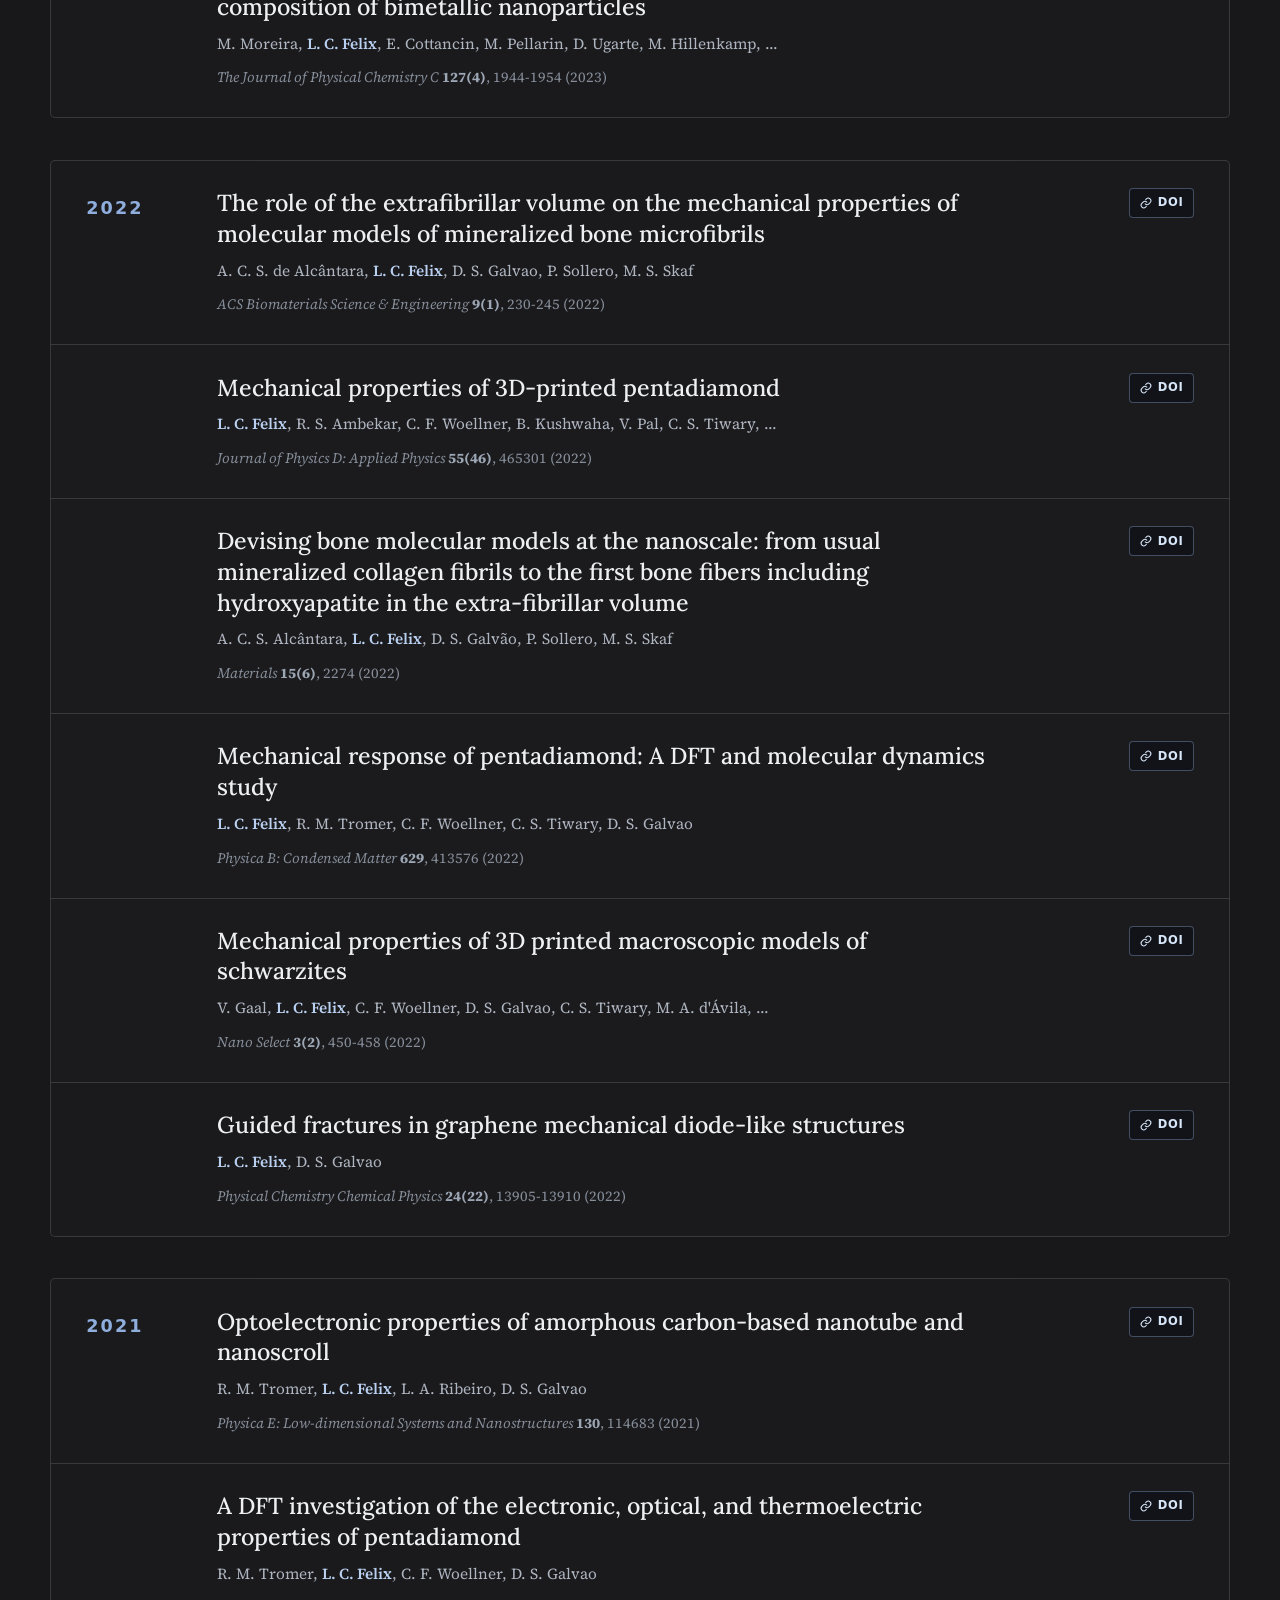
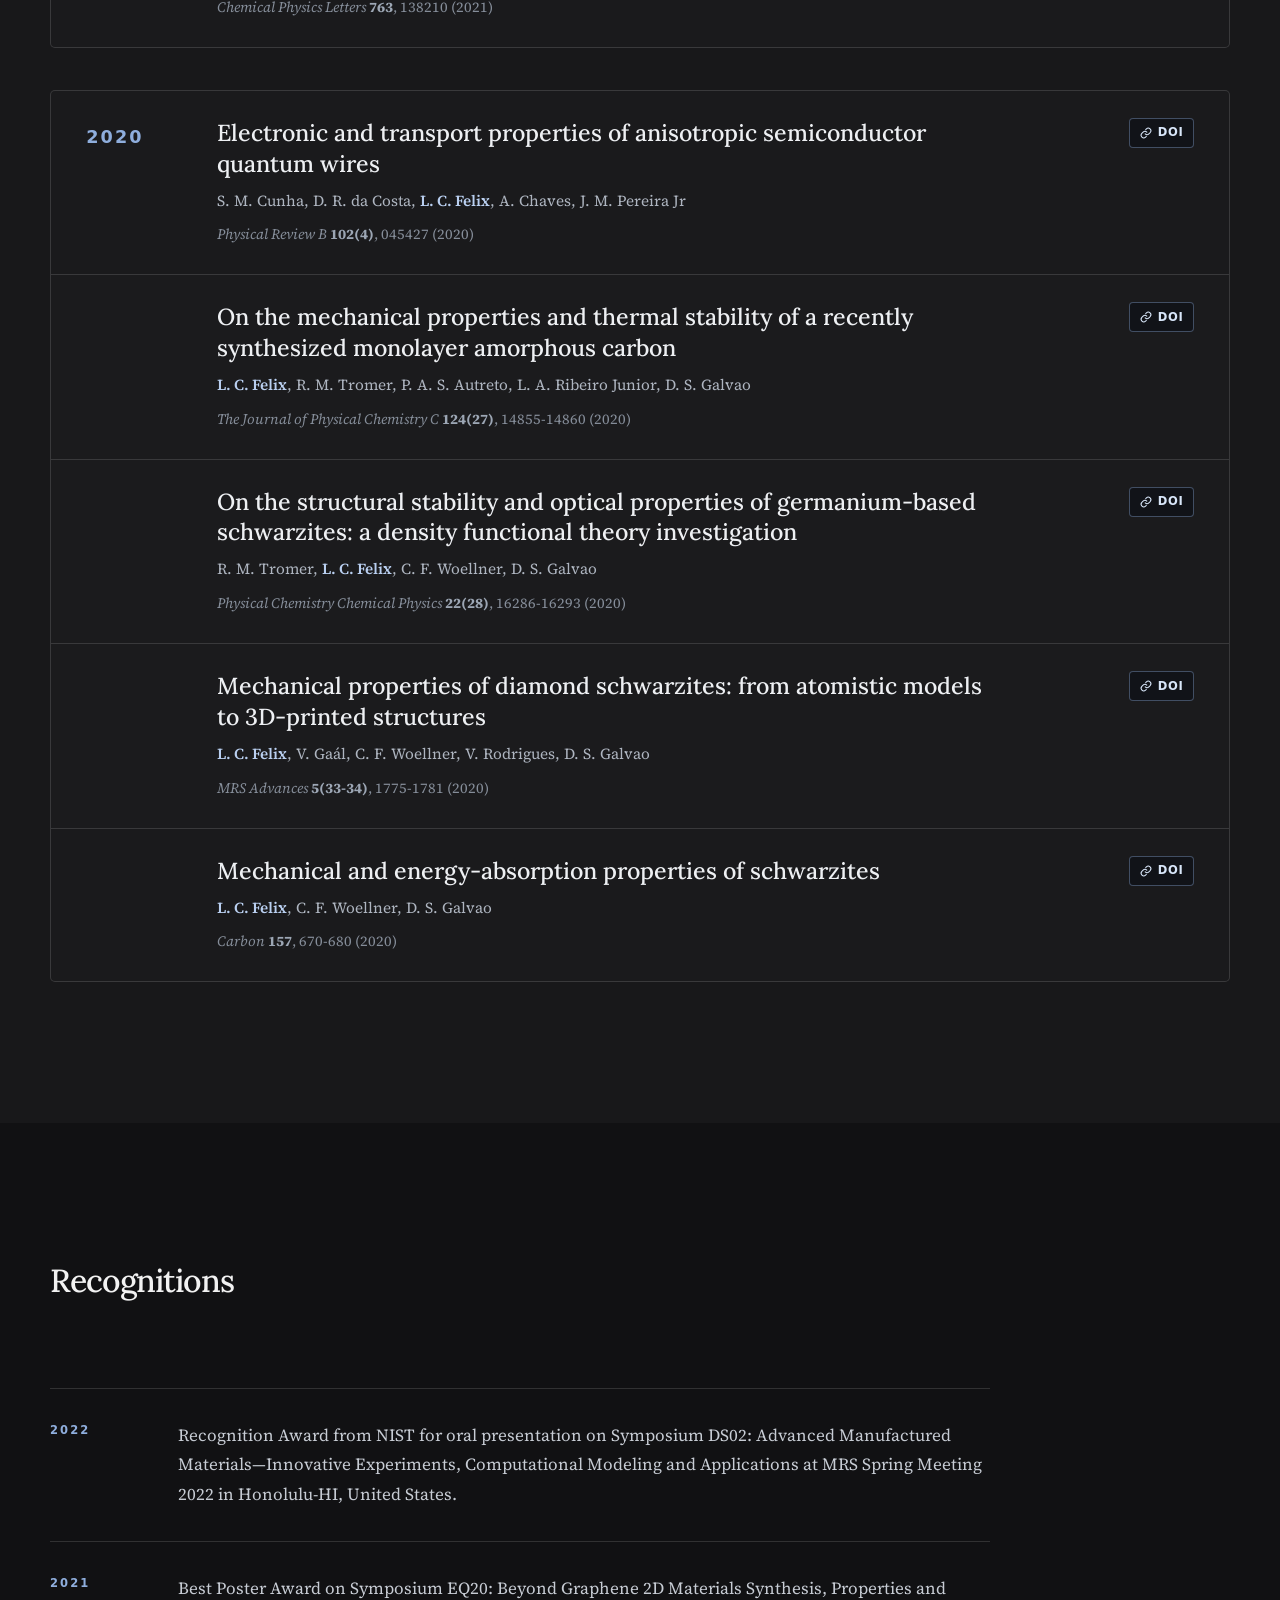
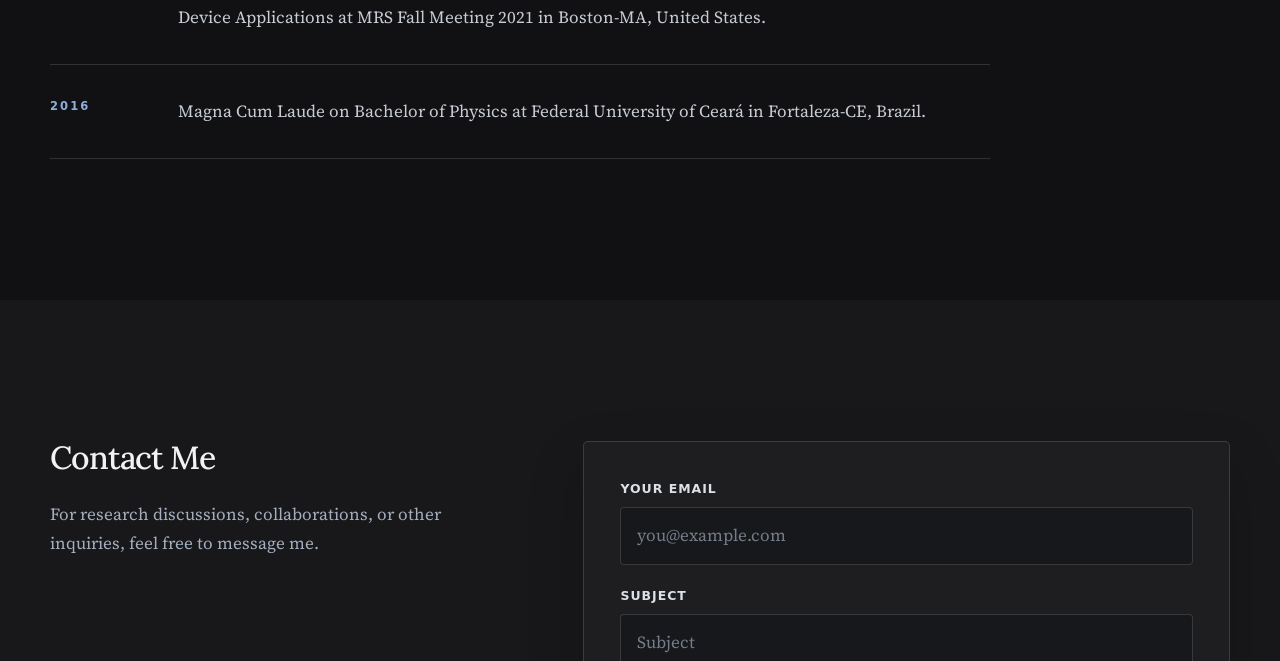
<file: awards.html>
<!doctype html>
<html lang="en">
<head>
  <meta charset="utf-8">
  <meta name="viewport" content="width=device-width, initial-scale=1">
  <meta http-equiv="refresh" content="0; url=index.html#recognition">
  <link rel="canonical" href="https://levicfelix.github.io/#recognition">
  <title>Recognitions | Levi Felix</title>
</head>
<body>
  <p>The awards page has moved to <a href="index.html#recognition">the Recognitions section of the homepage</a>.</p>
</body>
</html>
</file>
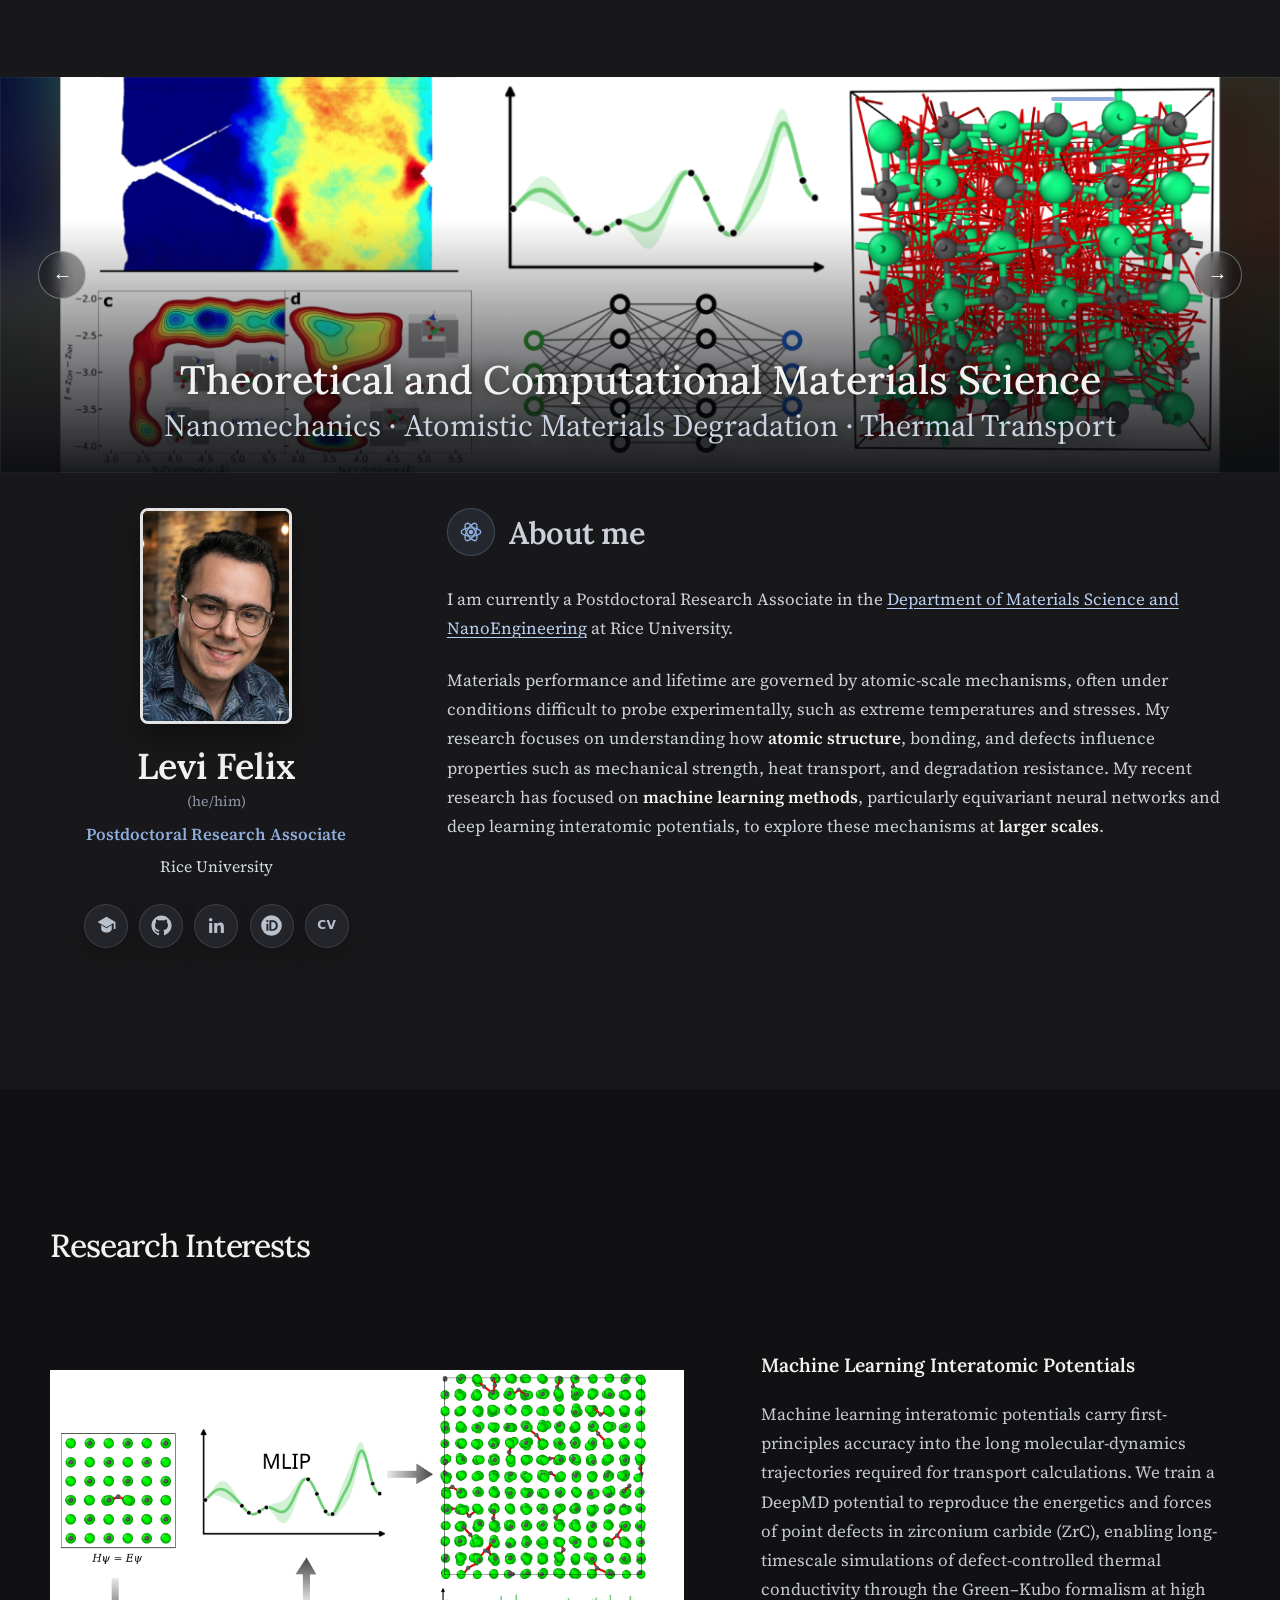
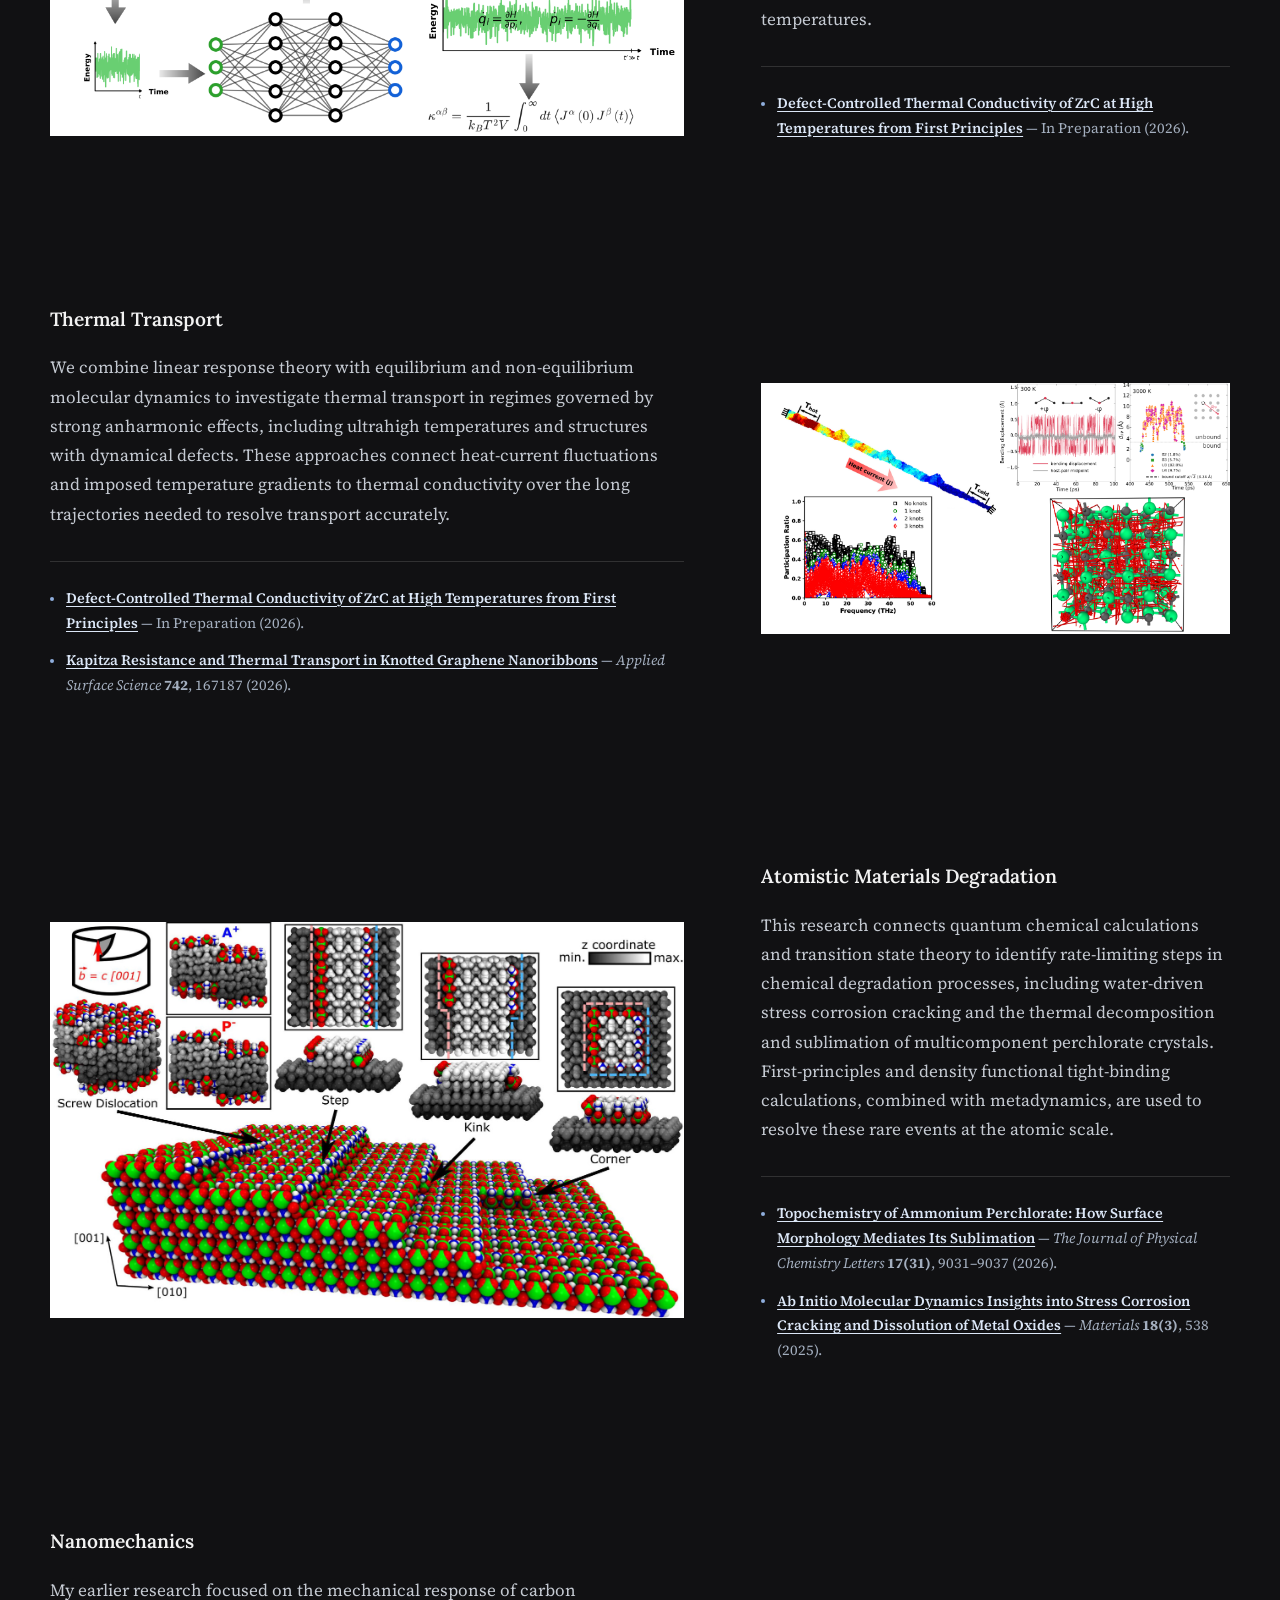
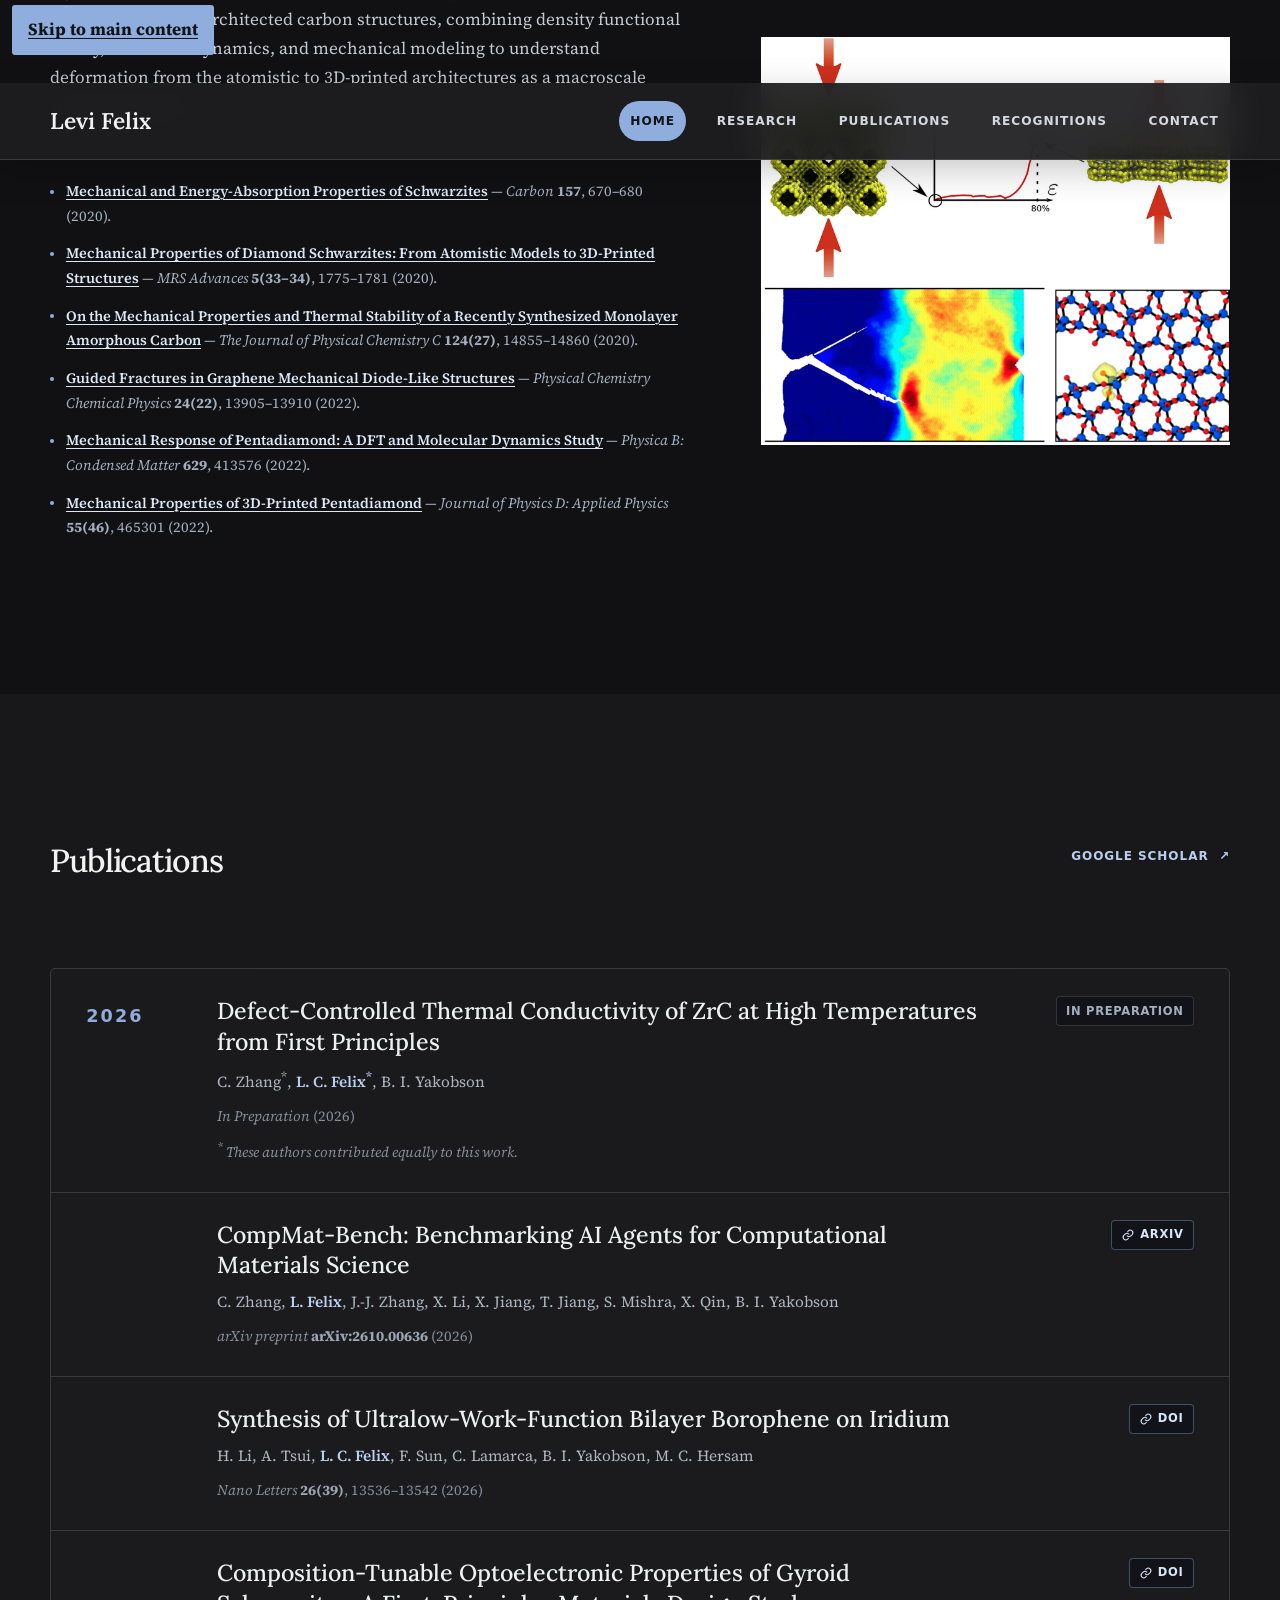
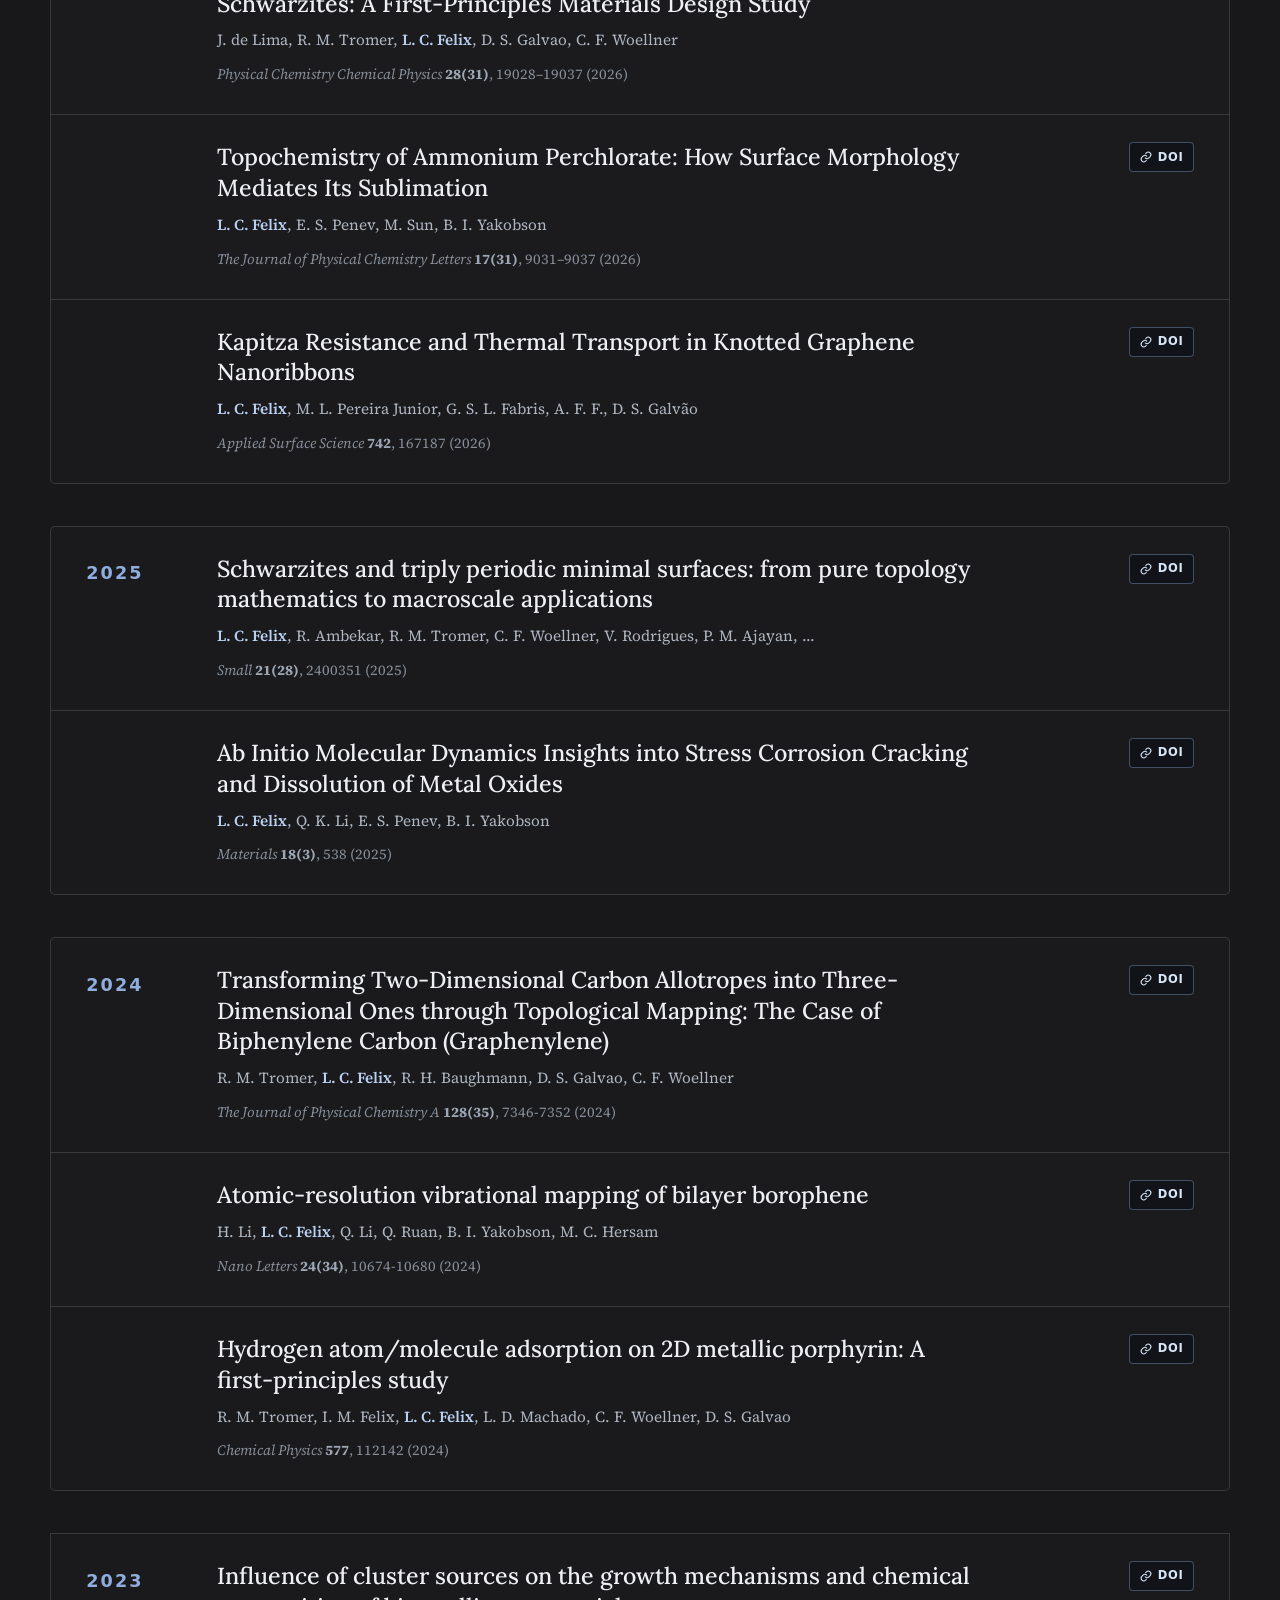
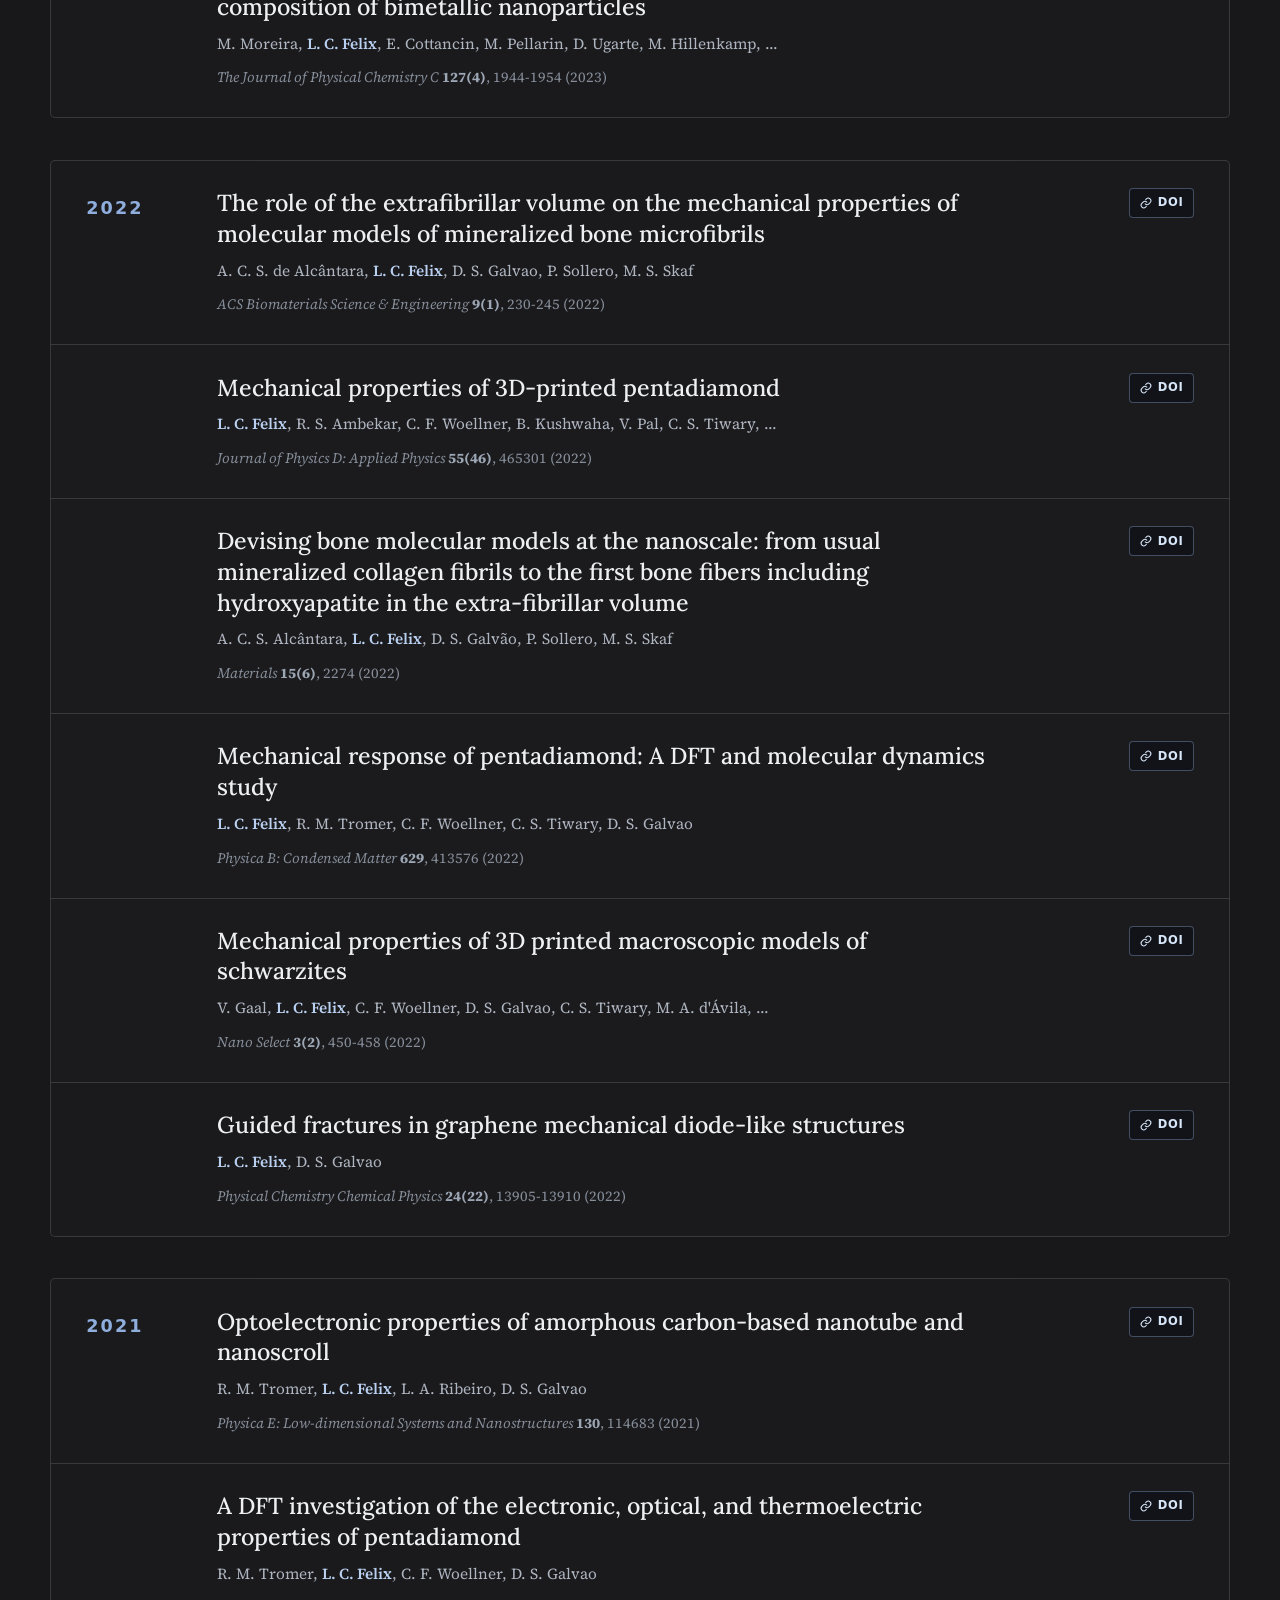
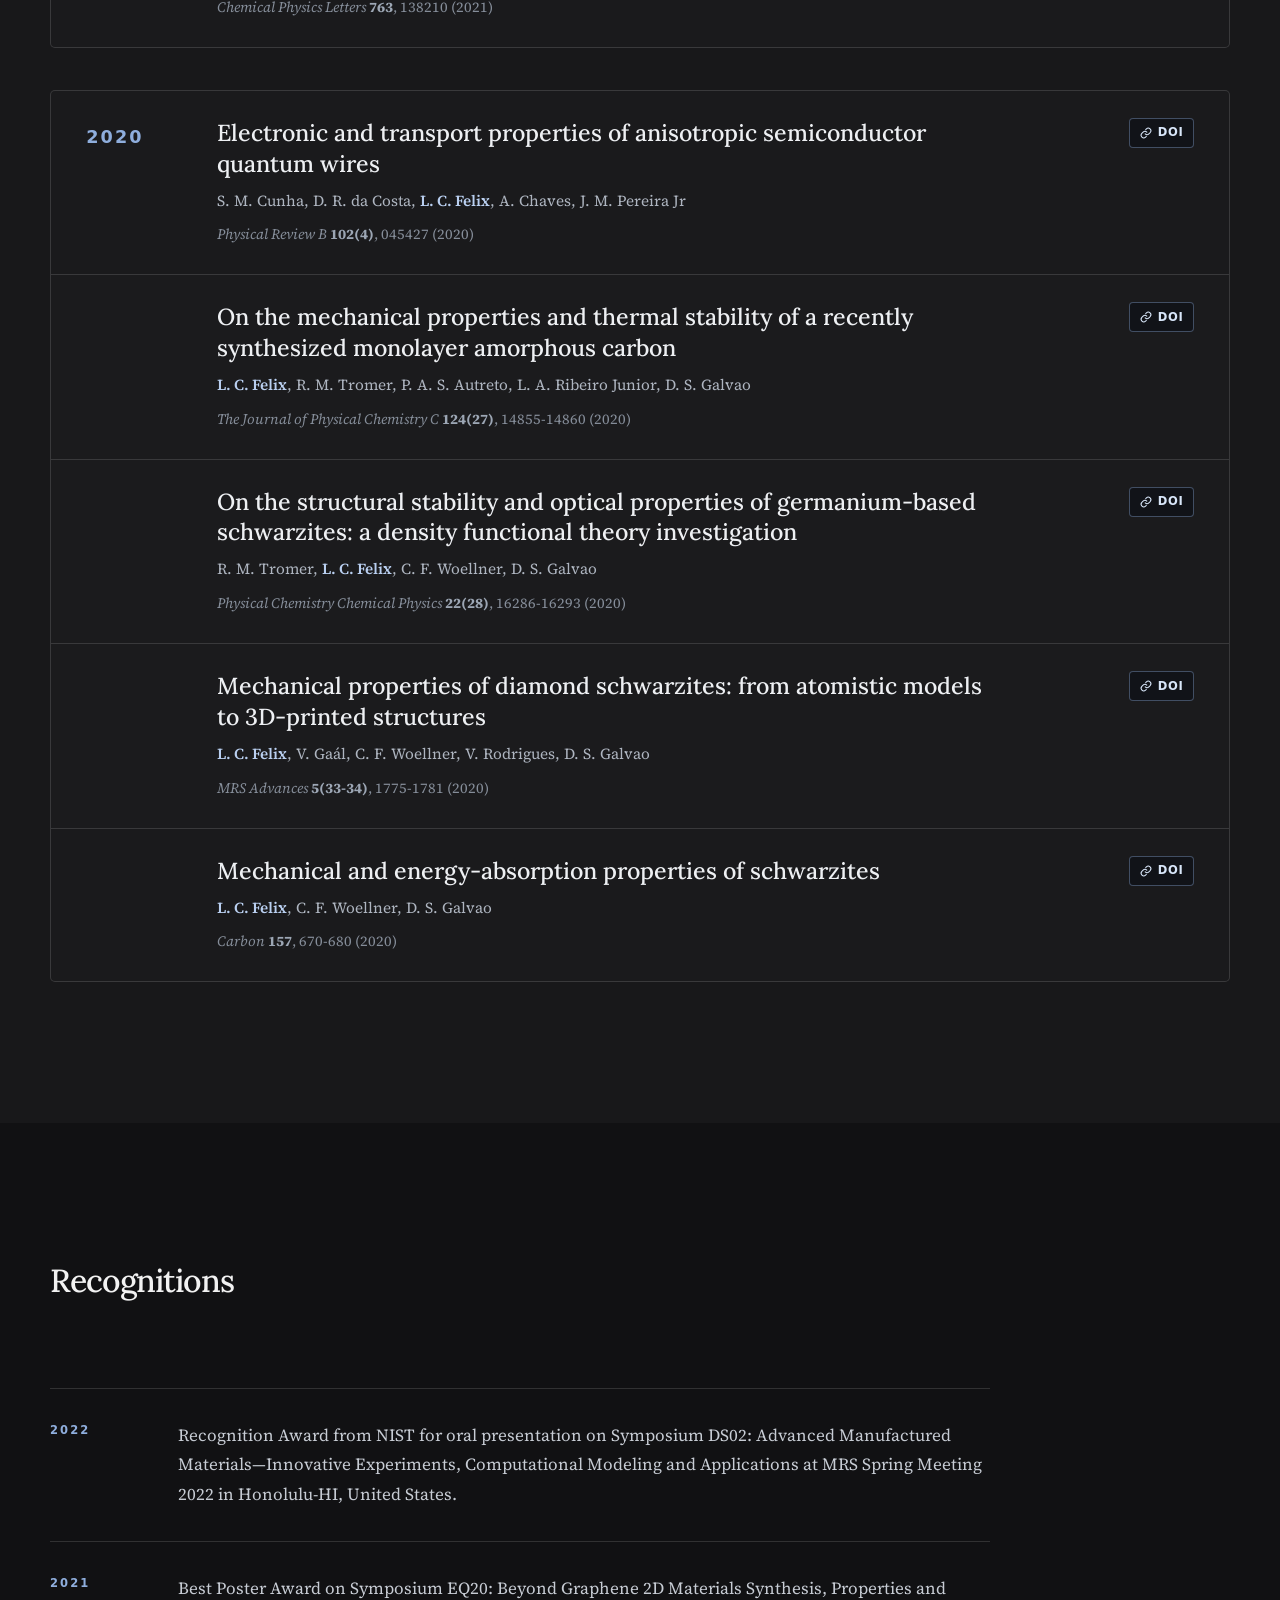
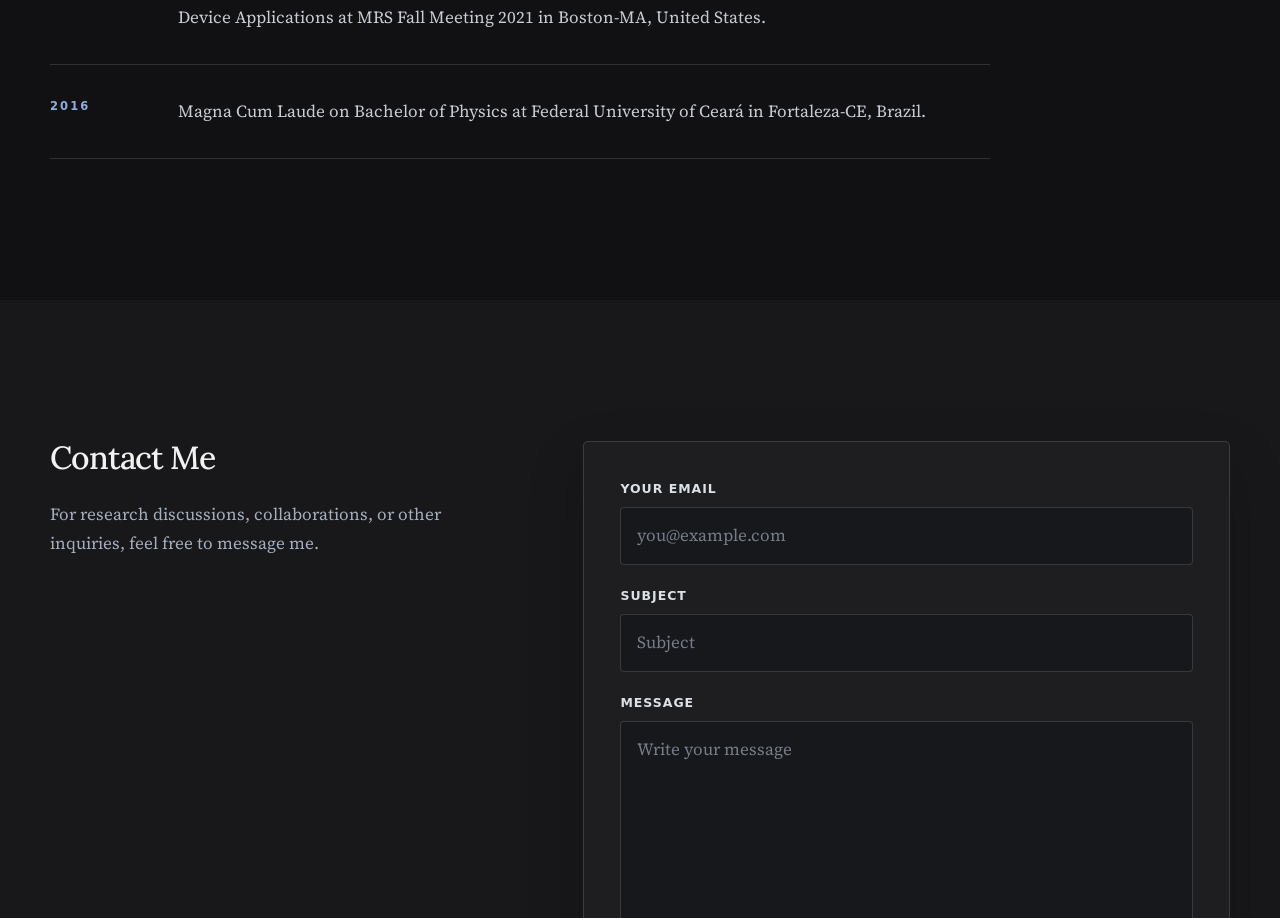
<file: publications.html>
<!doctype html>
<html lang="en">
<head>
  <meta charset="utf-8">
  <meta name="viewport" content="width=device-width, initial-scale=1">
  <meta http-equiv="refresh" content="0; url=index.html#publications">
  <link rel="canonical" href="https://levicfelix.github.io/#publications">
  <title>Publications | Levi Felix</title>
</head>
<body>
  <p>The publications page has moved to <a href="index.html#publications">the Publications section of the homepage</a>.</p>
</body>
</html>
</file>
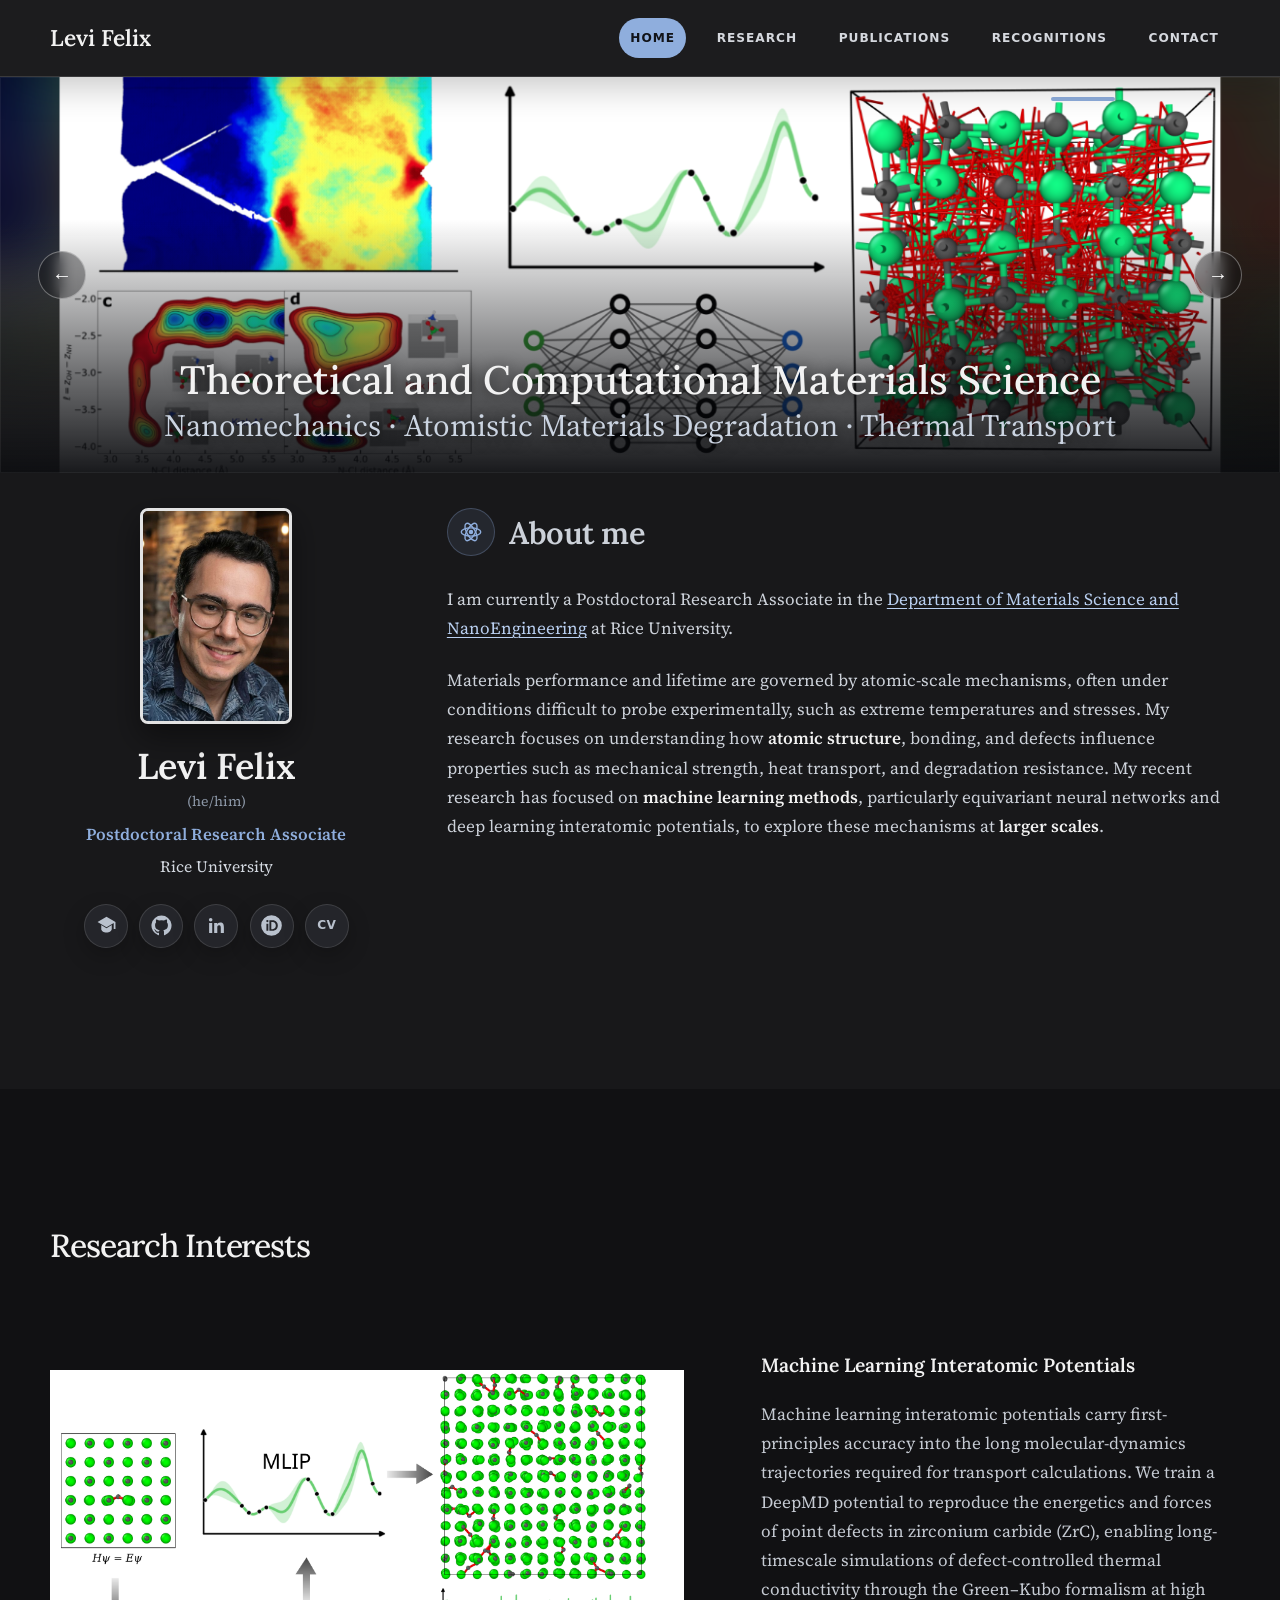
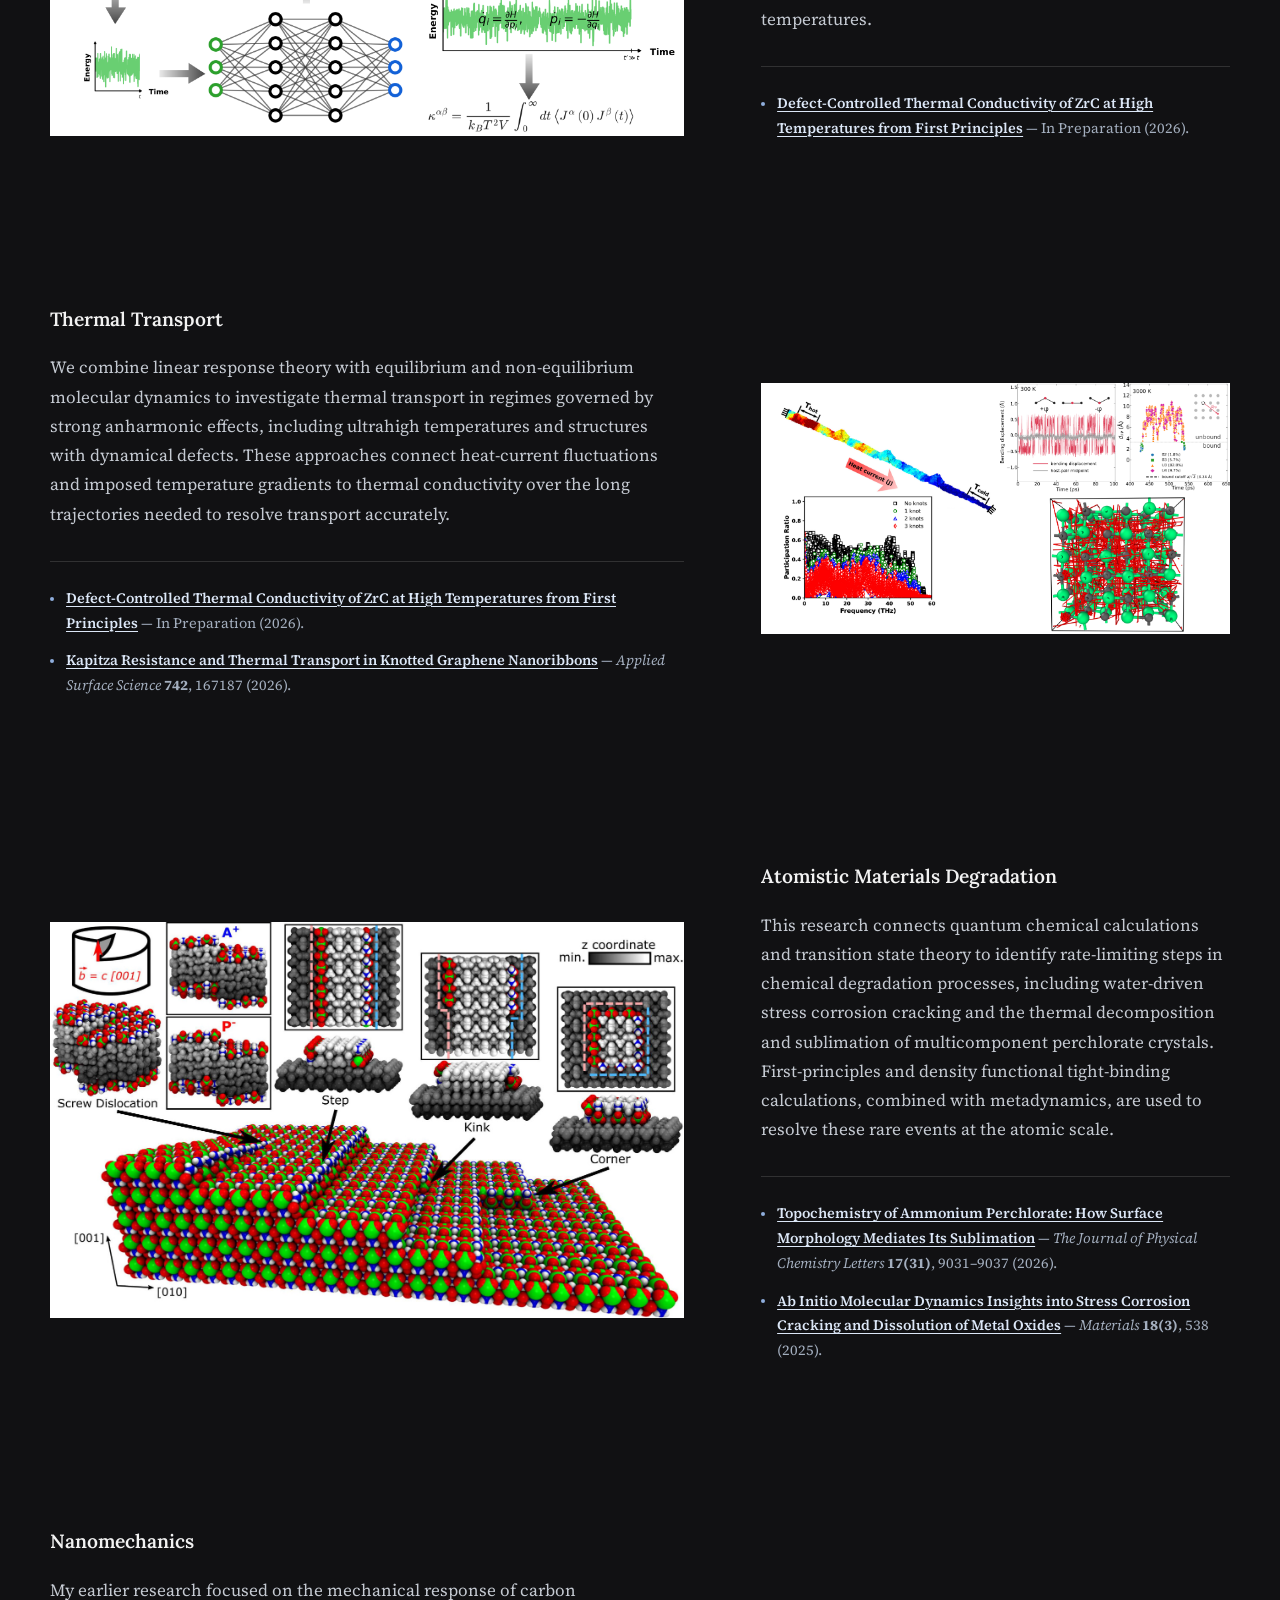
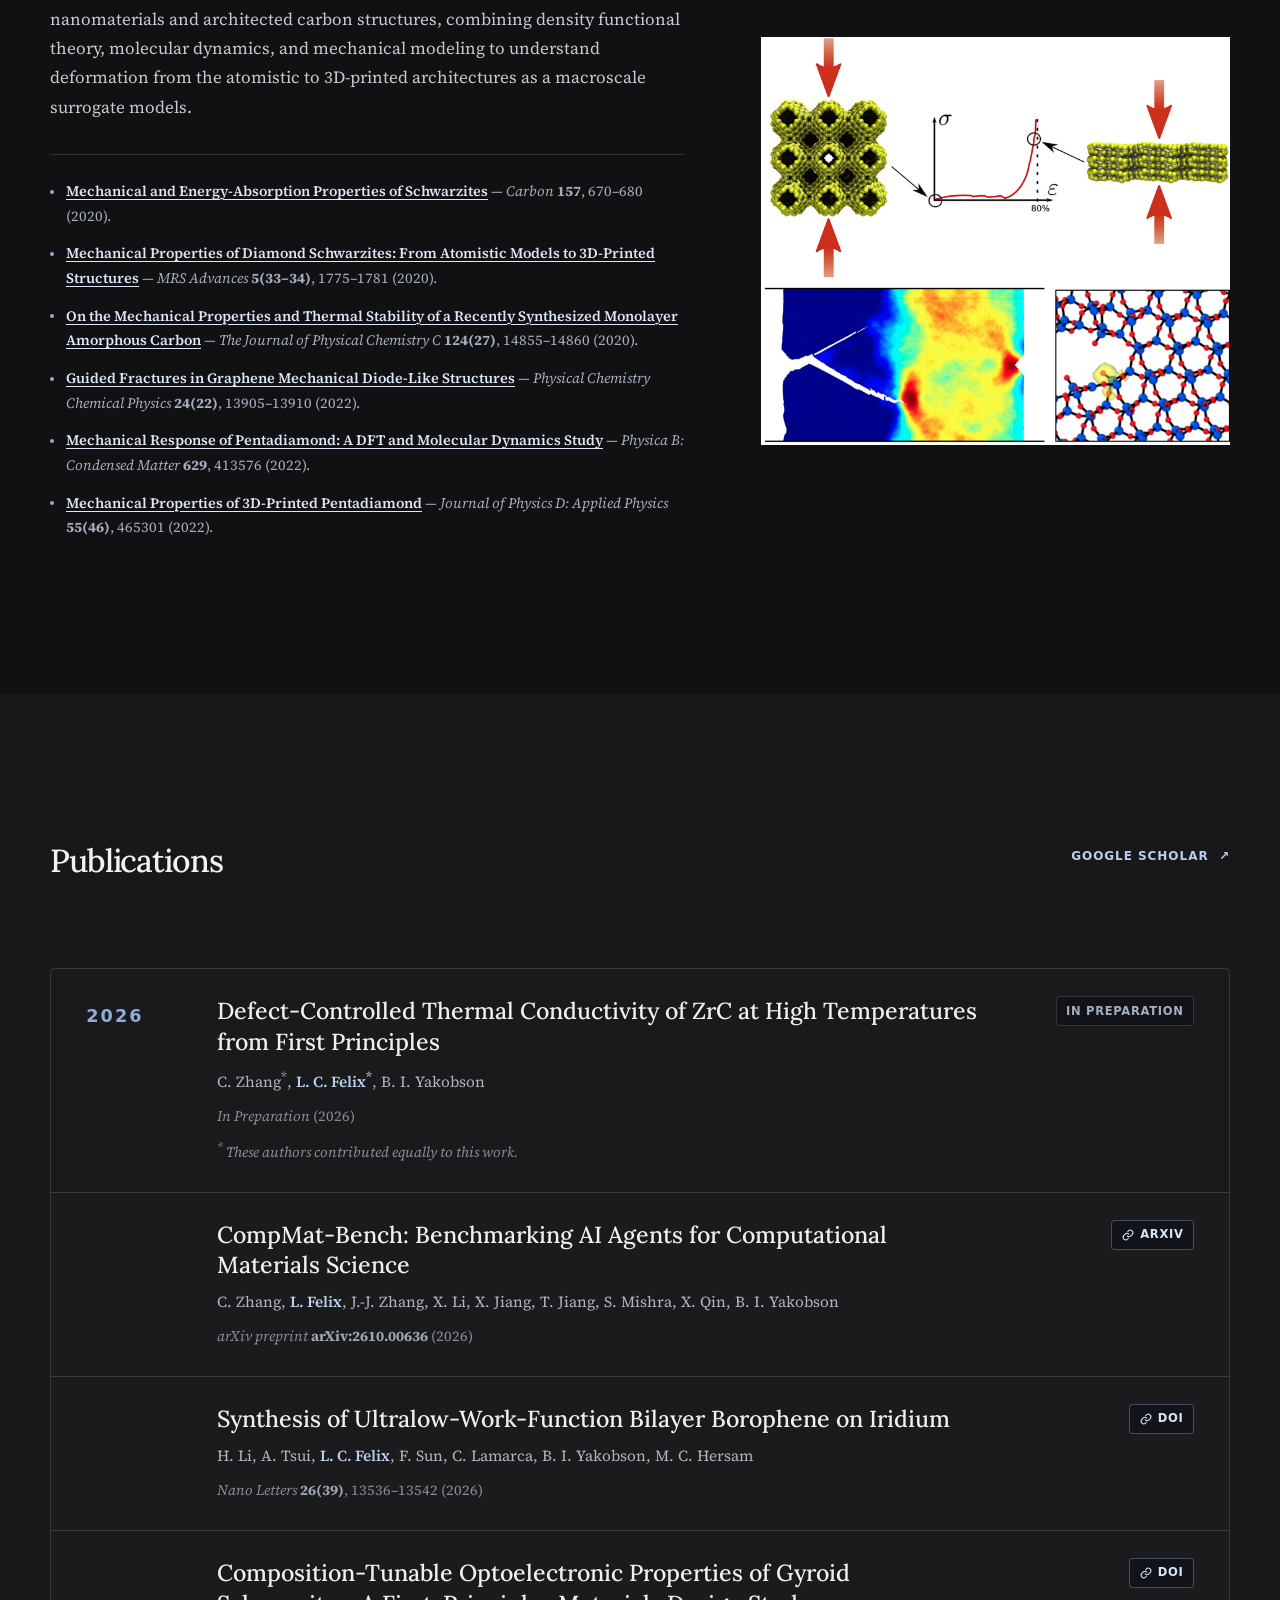
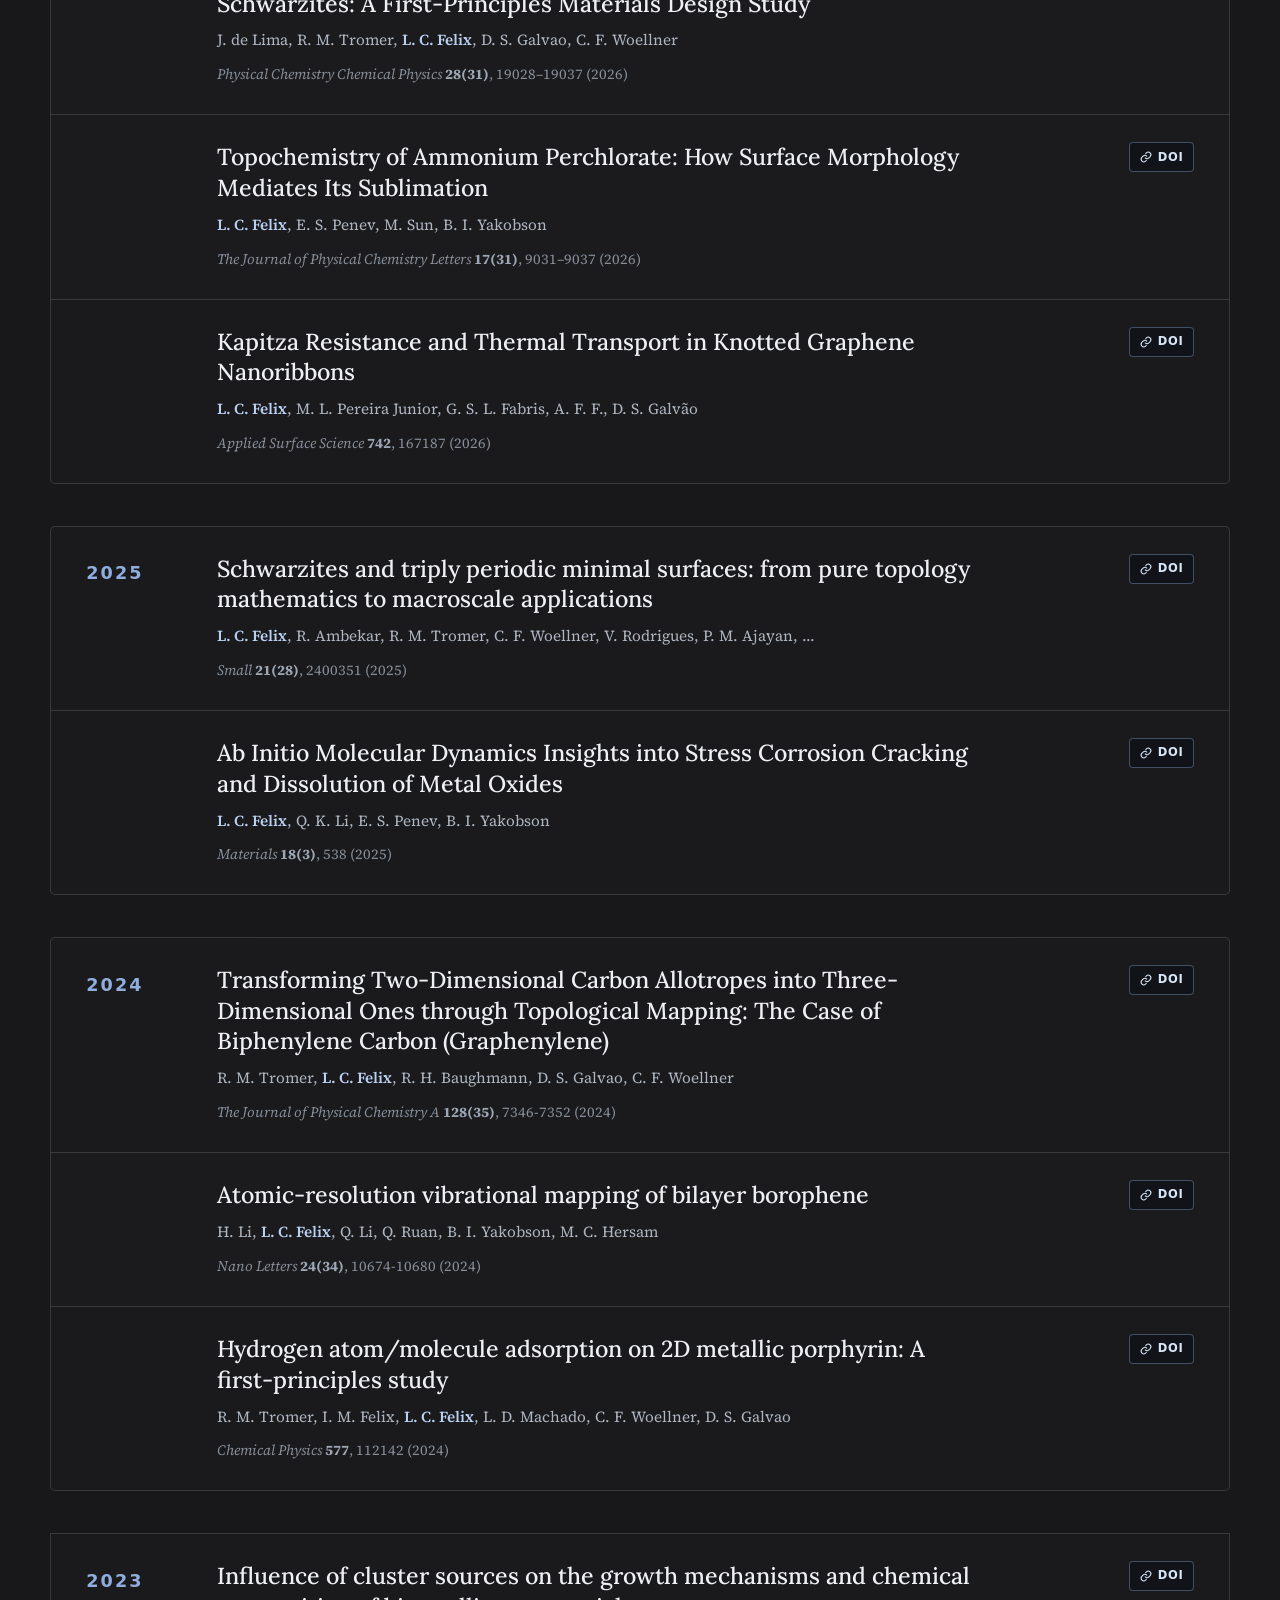
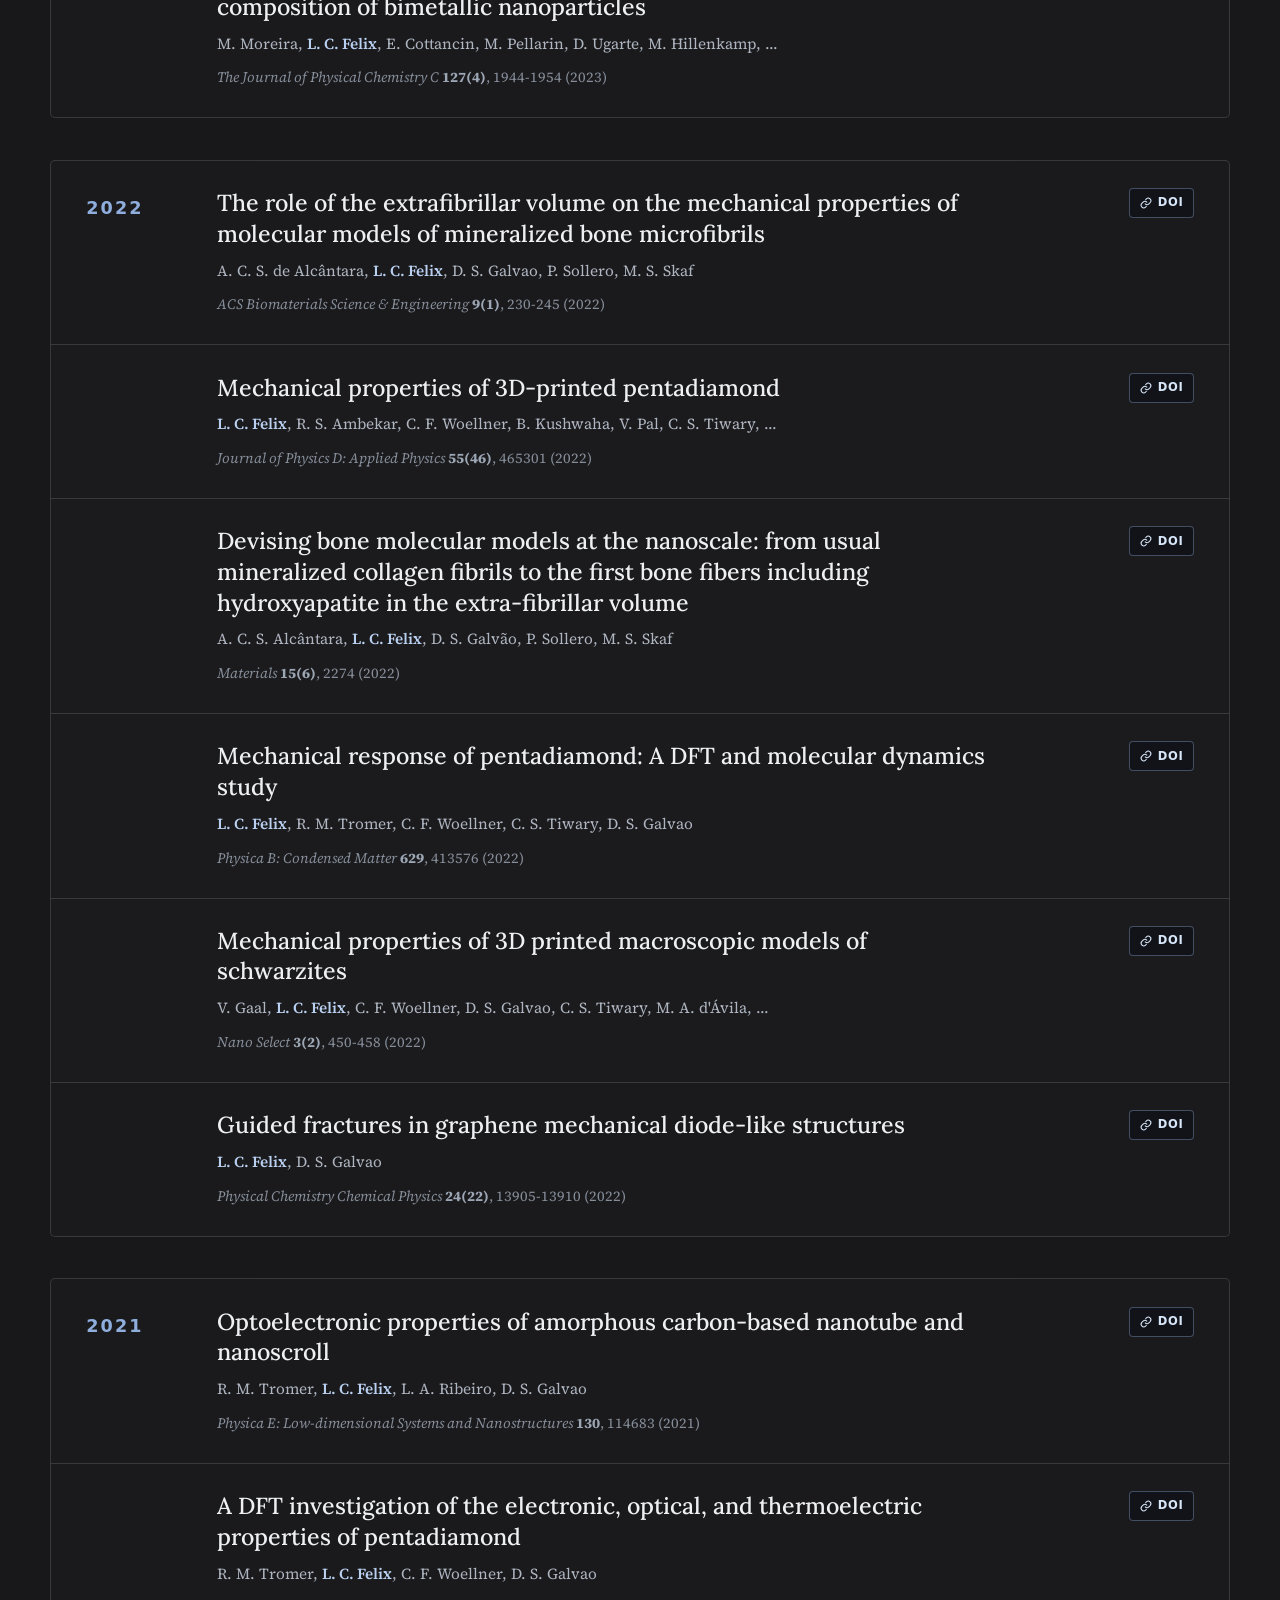
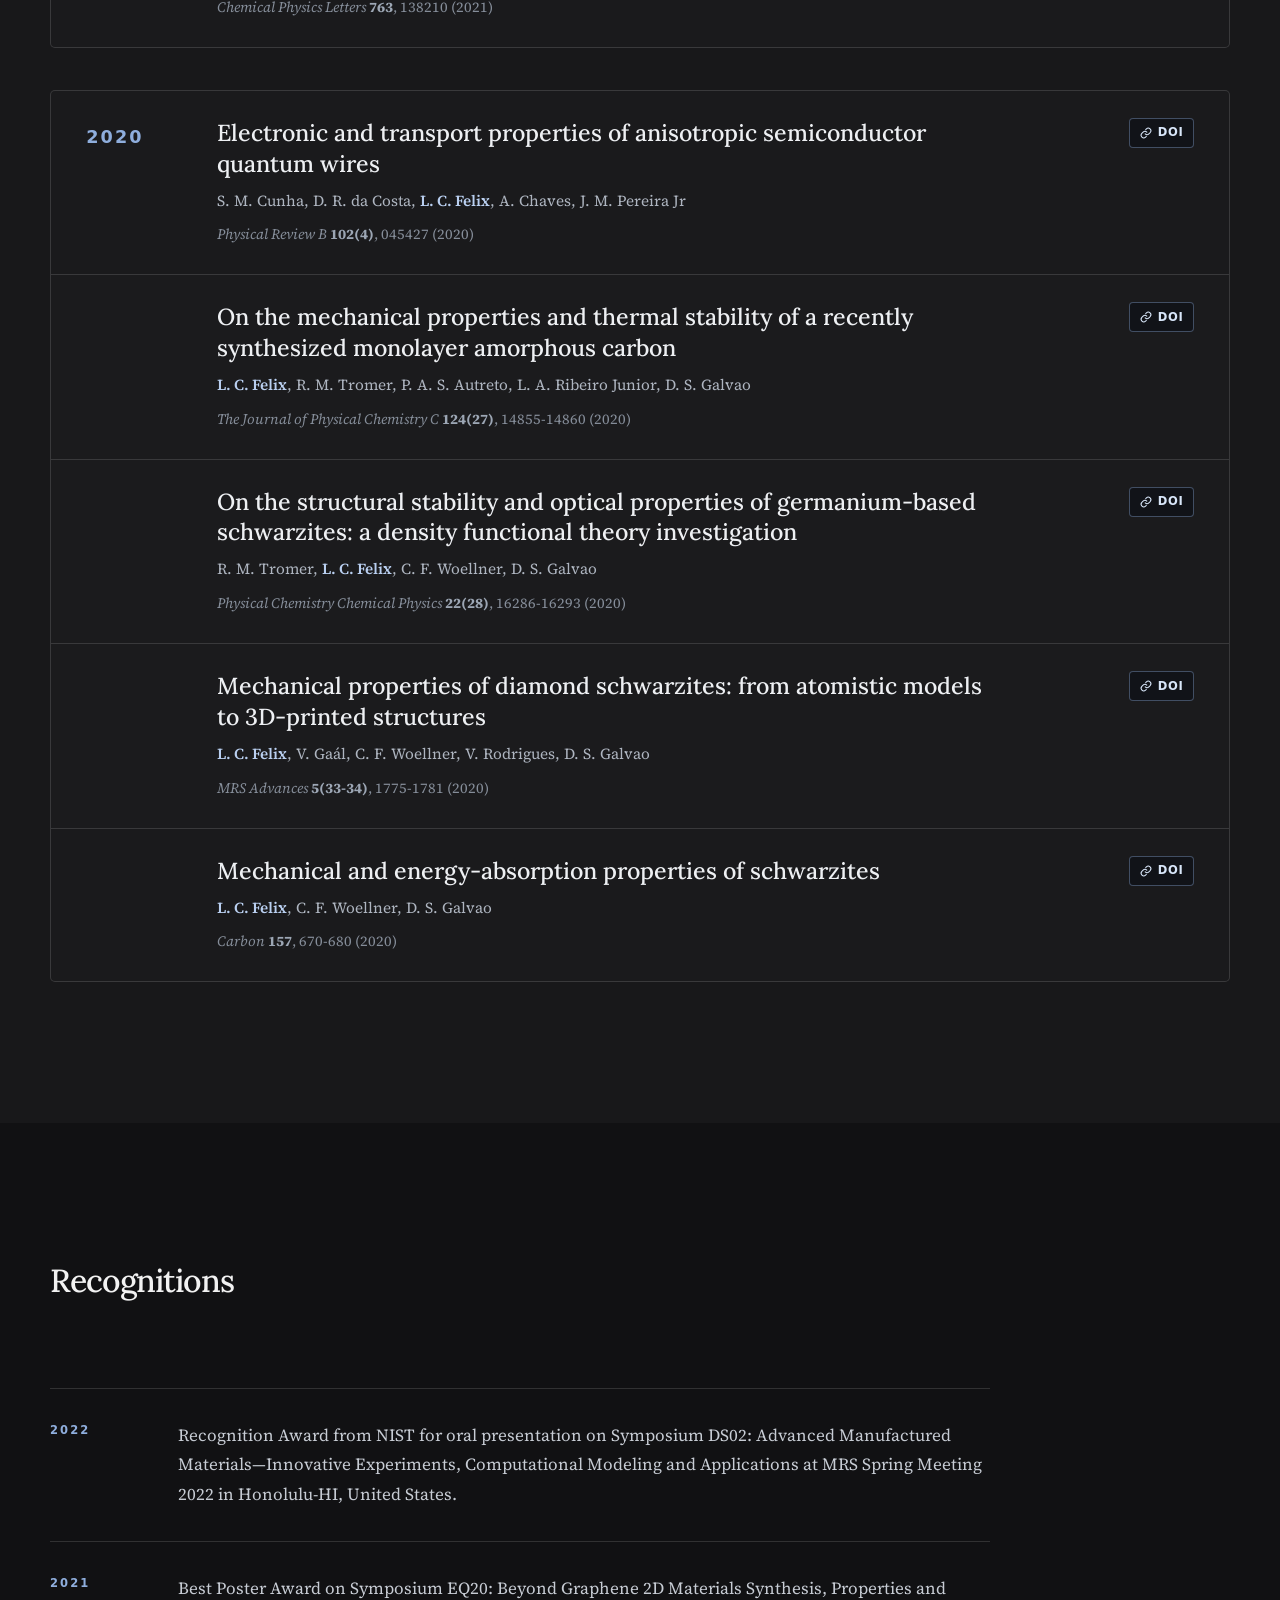
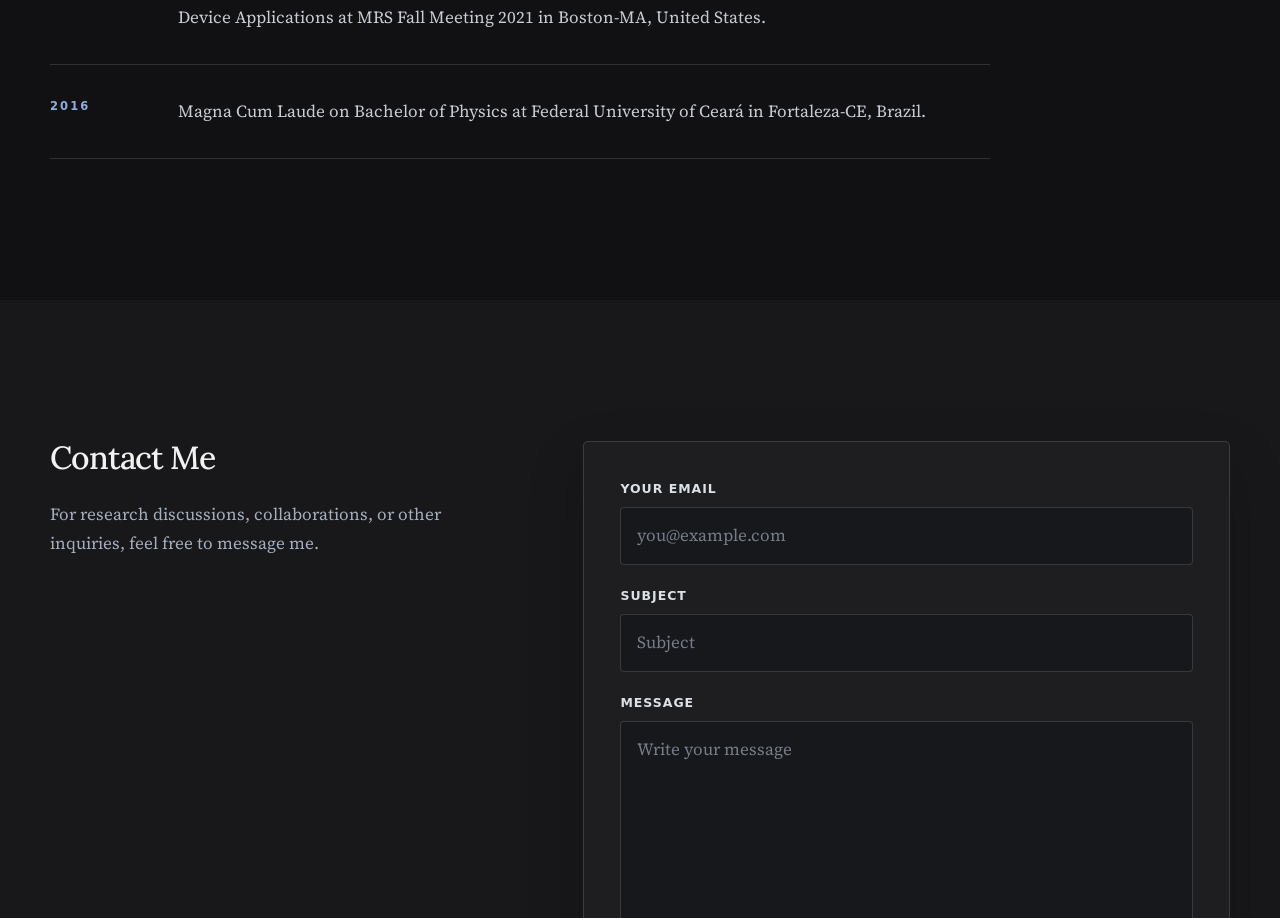
<file: research.html>
<!doctype html>
<html lang="en">
<head>
  <meta charset="utf-8">
  <meta name="viewport" content="width=device-width, initial-scale=1">
  <meta http-equiv="refresh" content="0; url=index.html#research">
  <link rel="canonical" href="https://levicfelix.github.io/#research">
  <title>Research | Levi Felix</title>
</head>
<body>
  <p>The research page has moved to <a href="index.html#research">the Research section of the homepage</a>.</p>
</body>
</html>
</file>
<file: styles.css>
:root {
  color-scheme: dark;
  --bg: #18181a;
  --bg-deep: #111113;
  --bg-raised: #1e1e20;
  --bg-soft: #24252a;
  --text: #f2f2f2;
  --muted: #a3aebe;
  --accent: #8faedd;
  --accent-strong: #b9cff0;
  --line: rgba(242, 242, 242, 0.14);
  --header-height: 76px;
  --content-width: 1180px;
  --heading: "Lora", Georgia, serif;
  --body: "Source Serif 4", Georgia, serif;
}

* {
  box-sizing: border-box;
}

html {
  scroll-behavior: smooth;
  scroll-padding-top: calc(var(--header-height) + 24px);
  background: var(--bg);
}

body {
  margin: 0;
  overflow-x: hidden;
  background: var(--bg);
  color: var(--text);
  font-family: var(--body);
  font-size: 17px;
  line-height: 1.72;
  text-rendering: optimizeLegibility;
}

body::before {
  position: fixed;
  inset: 0;
  z-index: -1;
  background:
    radial-gradient(circle at 15% 20%, rgba(143, 174, 221, 0.08), transparent 28rem),
    radial-gradient(circle at 85% 65%, rgba(93, 112, 142, 0.06), transparent 30rem);
  content: "";
  pointer-events: none;
}

img {
  display: block;
  max-width: 100%;
}

a {
  color: var(--accent-strong);
  text-decoration-thickness: 1px;
  text-underline-offset: 0.2em;
}

a:hover {
  color: #fff;
}

button,
a {
  -webkit-tap-highlight-color: transparent;
}

:focus-visible {
  outline: 3px solid var(--accent);
  outline-offset: 4px;
}

.visually-hidden {
  position: absolute;
  width: 1px;
  height: 1px;
  padding: 0;
  overflow: hidden;
  clip: rect(0, 0, 0, 0);
  white-space: nowrap;
  border: 0;
}

.svg-definitions {
  position: absolute;
  width: 0;
  height: 0;
  overflow: hidden;
}

.skip-link {
  position: fixed;
  top: 12px;
  left: 12px;
  z-index: 100;
  padding: 0.65rem 1rem;
  transform: translateY(-180%);
  border-radius: 3px;
  background: var(--accent);
  color: #111318;
  font-weight: 700;
}

.skip-link:focus {
  transform: translateY(0);
}

.hero,
.carousel {
  height: 44svh;
  min-height: 320px;
  max-height: 500px;
}

.carousel {
  position: relative;
  isolation: isolate;
  overflow: hidden;
  background: #0c0d10;
}

.carousel::after {
  position: absolute;
  inset: 0;
  z-index: 4;
  border: 1px solid rgba(255, 255, 255, 0.06);
  content: "";
  pointer-events: none;
}

.carousel-track,
.slide {
  position: absolute;
  inset: 0;
}

.slide {
  z-index: 0;
  opacity: 0;
  visibility: hidden;
  color: inherit;
  text-decoration: none;
  transition: opacity 900ms ease, visibility 900ms ease;
}

.slide.is-active {
  z-index: 1;
  opacity: 1;
  visibility: visible;
}

.slide-backdrop {
  position: absolute;
  inset: -12%;
  z-index: 0;
  background-position: center;
  background-size: cover;
  filter: blur(34px) saturate(0.72) brightness(0.48);
  opacity: 0.72;
  transform: scale(1.12);
}

.slide img {
  position: relative;
  z-index: 1;
  width: 100%;
  height: 100%;
  object-fit: contain;
  object-position: center;
  filter: saturate(0.88) contrast(1.04);
  transform: scale(1.01);
}

.slide.is-active img {
  animation: slide-zoom 5s ease-out both;
}

.slide.is-active .slide-backdrop {
  animation: slide-backdrop-zoom 5s ease-out both;
}

@keyframes slide-zoom {
  from {
    transform: scale(1.01);
  }

  to {
    transform: scale(1.055);
  }
}

@keyframes slide-backdrop-zoom {
  from {
    transform: scale(1.12);
  }

  to {
    transform: scale(1.18);
  }
}

.slide-shade {
  position: absolute;
  inset: 0;
  z-index: 2;
  background: linear-gradient(0deg, rgba(10, 11, 14, 0.94) 0%, rgba(10, 11, 14, 0.62) 23%, transparent 64%);
}

.slide-caption {
  position: absolute;
  bottom: clamp(1.1rem, 2.5vw, 1.8rem);
  left: 50%;
  z-index: 3;
  width: min(1040px, calc(100vw - 8rem));
  transform: translateX(-50%);
  text-align: center;
}

.publication-year,
.award-year {
  font-family: system-ui, -apple-system, BlinkMacSystemFont, "Segoe UI", sans-serif;
  font-size: 0.72rem;
  font-weight: 700;
  letter-spacing: 0.18em;
  text-transform: uppercase;
}

.publication-year,
.award-year {
  color: var(--accent);
}

.slide-caption p {
  margin: 0;
  color: #f2f2f2;
  font-family: var(--heading);
  font-size: clamp(0.92rem, 1.55vw, 1.28rem);
  font-weight: 500;
  line-height: 1.35;
  text-shadow: 0 2px 16px #000;
}

.slide[data-slide="0"] .slide-caption p {
  font-size: clamp(1.84rem, 3.1vw, 2.56rem);
  line-height: 1.2;
}

.slide-citation {
  display: block;
  margin-top: 0.24rem;
  color: #cbd4e1;
  font-family: var(--body);
  font-size: 0.78em;
  font-weight: 400;
}

.slide[data-slide="1"] .slide-citation,
.slide[data-slide="2"] .slide-citation {
  margin-top: 0.4rem;
  font-size: 1.56em;
  line-height: 1.2;
}

.slide-citation em {
  font-style: italic;
}

.slide-citation strong {
  color: #f3f6fb;
  font-weight: 600;
}

.carousel-control {
  position: absolute;
  top: 50%;
  z-index: 6;
  display: grid;
  width: 48px;
  height: 48px;
  transform: translateY(-50%);
  border: 1px solid rgba(255, 255, 255, 0.35);
  border-radius: 50%;
  background: rgba(17, 17, 19, 0.38);
  color: #fff;
  font-size: 1.25rem;
  place-items: center;
  cursor: pointer;
  backdrop-filter: blur(8px);
  transition: background 180ms ease, border-color 180ms ease, color 180ms ease;
}

.carousel-control:hover {
  border-color: var(--accent);
  background: var(--accent);
  color: #111318;
}

.carousel-control--prev {
  left: clamp(1rem, 3vw, 3rem);
}

.carousel-control--next {
  right: clamp(1rem, 3vw, 3rem);
}

.carousel-dots {
  position: absolute;
  top: 1.25rem;
  right: clamp(1.5rem, 5vw, 5rem);
  z-index: 6;
  display: flex;
  gap: 0.65rem;
}

.carousel-dot {
  width: 40px;
  height: 4px;
  padding: 0;
  border: 0;
  border-radius: 999px;
  background: rgba(255, 255, 255, 0.35);
  cursor: pointer;
  transition: background 180ms ease, width 180ms ease;
}

.carousel-dot.is-active {
  width: 64px;
  background: var(--accent);
}

.site-header {
  position: sticky;
  top: 0;
  z-index: 50;
  min-height: var(--header-height);
  border-bottom: 1px solid var(--line);
  background: rgba(30, 30, 32, 0.93);
  box-shadow: 0 10px 35px rgba(0, 0, 0, 0.22);
  backdrop-filter: blur(18px);
}

.site-nav {
  display: flex;
  width: min(calc(100% - 2.5rem), var(--content-width));
  min-height: var(--header-height);
  margin: 0 auto;
  align-items: center;
  justify-content: space-between;
}

.site-name {
  flex: 0 0 auto;
  color: var(--text);
  font-family: var(--heading);
  font-size: 1.42rem;
  font-weight: 600;
  text-decoration: none;
}

.nav-links {
  display: flex;
  gap: clamp(0.2rem, 1.5vw, 1.4rem);
  align-items: center;
}

.nav-link {
  position: relative;
  padding: 0.58rem 0.7rem;
  border-radius: 999px;
  color: #d5d8de;
  font-family: system-ui, -apple-system, BlinkMacSystemFont, "Segoe UI", sans-serif;
  font-size: 0.76rem;
  font-weight: 700;
  letter-spacing: 0.08em;
  text-decoration: none;
  text-transform: uppercase;
  transition: color 180ms ease, background 180ms ease;
}

.nav-link:hover {
  background: rgba(143, 174, 221, 0.1);
  color: #fff;
}

.nav-link.is-active {
  background: var(--accent);
  color: #111318;
}

.section {
  position: relative;
  padding: clamp(6rem, 11vw, 10rem) 0;
  scroll-margin-top: var(--header-height);
}

.section-shell {
  width: min(calc(100% - 2.5rem), var(--content-width));
  margin: 0 auto;
}

.section-heading {
  position: relative;
}

.section h1,
.section h2 {
  margin: 0;
  font-family: var(--heading);
  font-size: clamp(1.175rem, 2.5vw, 2.5rem);
  font-weight: 500;
  line-height: 1.08;
  letter-spacing: -0.035em;
}

.section h3 {
  margin: 0;
  font-family: var(--heading);
  font-weight: 500;
}

.section-lead {
  max-width: 36rem;
  margin: 1.5rem 0 0;
  color: var(--muted);
  font-size: clamp(1.1rem, 2vw, 1.35rem);
  line-height: 1.5;
}

.section--intro {
  padding-top: clamp(1.5rem, 2.75vw, 2.5rem);
  background: var(--bg);
}

.intro-grid {
  display: grid;
  grid-template-columns: minmax(220px, 0.68fr) minmax(360px, 1.6fr);
  gap: clamp(2rem, 5vw, 5.5rem);
  align-items: start;
}

.intro-copy {
  padding-top: 0;
  color: #ccd1d9;
}

.intro-copy p {
  margin: 0 0 1.4rem;
}

.intro-copy strong {
  color: var(--text);
  font-weight: 600;
}

.intro-heading {
  display: flex;
  margin-bottom: 1.8rem;
  gap: 0.9rem;
  align-items: center;
}

.intro-heading__icon {
  display: grid;
  flex: 0 0 auto;
  width: 48px;
  height: 48px;
  border: 1px solid rgba(143, 174, 221, 0.28);
  border-radius: 50%;
  background: rgba(143, 174, 221, 0.1);
  color: var(--accent);
  place-items: center;
}

.intro-heading__icon svg {
  width: 26px;
  height: 26px;
  overflow: visible;
  fill: none;
  stroke: currentColor;
  stroke-width: 1.3;
}

.intro-heading__icon circle {
  fill: currentColor;
  stroke: none;
}

.section .intro-heading h2 {
  font-size: clamp(1.6rem, 2.4vw, 2rem);
  font-weight: 600;
  letter-spacing: -0.015em;
}

.profile-card {
  display: flex;
  width: min(100%, 300px);
  margin: 0 auto;
  flex-direction: column;
  align-items: center;
  text-align: center;
}

.profile-card img {
  width: 152px;
  height: auto;
  border: 3px solid rgba(255, 255, 255, 0.88);
  border-radius: 8px;
  box-shadow: 0 13px 30px rgba(0, 0, 0, 0.42);
  object-fit: cover;
  filter: grayscale(8%);
}

.profile-card__body {
  width: 100%;
  padding: 1.35rem 0 0;
}

.profile-card__body p {
  margin: 0;
  color: var(--muted);
  font-size: 0.94rem;
  line-height: 1.5;
}

.profile-card__body .profile-name {
  margin-bottom: 0.15rem;
  color: var(--text);
  font-family: var(--heading);
  font-size: clamp(1.75rem, 3vw, 2.25rem);
  font-weight: 600;
  line-height: 1.2;
}

.profile-card__body .profile-pronouns {
  margin-bottom: 0.75rem;
  color: #8d98a8;
  font-size: 0.88rem;
}

.profile-card__body .profile-role {
  margin-bottom: 0.35rem;
  color: var(--accent);
  font-size: 1.05rem;
  font-weight: 600;
  line-height: 1.35;
}

.profile-affiliation {
  color: #d4d9e1;
  font-size: 0.98rem;
  text-decoration: none;
}

.profile-affiliation:hover {
  color: var(--accent-strong);
}

.profile-links {
  display: flex;
  margin-top: 1.4rem;
  gap: 0.7rem;
  justify-content: center;
}

.profile-link {
  display: grid;
  width: 44px;
  height: 44px;
  border: 1px solid rgba(255, 255, 255, 0.12);
  border-radius: 50%;
  background: var(--bg-soft);
  box-shadow: 0 8px 22px rgba(0, 0, 0, 0.24);
  color: #b9c1cd;
  place-items: center;
  text-decoration: none;
  transition: color 180ms ease, background 180ms ease, border-color 180ms ease, box-shadow 180ms ease, transform 180ms ease;
}

.profile-link svg {
  width: 21px;
  height: 21px;
  fill: currentColor;
}

.profile-link:hover {
  border-color: rgba(143, 174, 221, 0.5);
  background: #2a3039;
  box-shadow: 0 12px 26px rgba(0, 0, 0, 0.34);
  color: var(--accent-strong);
  transform: translateY(-3px) scale(1.06);
}

.profile-link--orcid svg {
  width: 23px;
  height: 23px;
}

.profile-link--cv svg {
  width: 22px;
  height: 22px;
}

.profile-link--cv span {
  font-family: system-ui, sans-serif;
  font-size: 0.76rem;
  font-weight: 800;
  letter-spacing: 0.02em;
}

.button-link {
  display: inline-flex;
  min-height: 44px;
  padding: 0.62rem 0;
  gap: 0.65rem;
  align-items: center;
  color: var(--accent-strong);
  font-family: system-ui, sans-serif;
  font-size: 0.75rem;
  font-weight: 700;
  letter-spacing: 0.08em;
  text-decoration: none;
  text-transform: uppercase;
}

.button-link span {
  transition: transform 180ms ease;
}

.button-link:hover span {
  transform: translate(3px, -3px);
}

.section--research {
  background: var(--bg-deep);
}

.section-heading--wide {
  max-width: 650px;
  margin-bottom: clamp(3rem, 7vw, 6rem);
}

.research-feature {
  display: grid;
  grid-template-columns: minmax(0, 1.15fr) minmax(300px, 0.85fr);
  gap: clamp(2rem, 6vw, 6rem);
  align-items: center;
  margin-bottom: clamp(6rem, 12vw, 11rem);
}

.research-feature:last-child {
  margin-bottom: 0;
}

.research-feature--reverse .research-feature__image {
  order: 2;
}

.research-feature__image {
  position: relative;
  min-width: 0;
}

.research-feature__image img {
  display: block;
  width: 100%;
  height: auto;
  min-height: 0;
}

.research-visual {
  position: relative;
  display: grid;
  width: 100%;
  min-height: 360px;
  overflow: hidden;
  background:
    radial-gradient(circle at 50% 50%, rgba(143, 174, 221, 0.13), transparent 46%),
    #16171a;
  place-items: center;
}

.research-visual svg {
  width: 100%;
  height: 100%;
  min-height: 360px;
}

.mlip-bonds {
  fill: none;
  opacity: 0.42;
  stroke: #8faedd;
  stroke-width: 3;
}

.mlip-atoms circle {
  fill: #aebfd8;
  stroke: #e6edf8;
  stroke-width: 2;
}

.mlip-atoms circle:nth-child(2n) {
  fill: #5f789e;
}

.mlip-atoms .mlip-defect {
  fill: transparent;
  stroke: #d98c77;
  stroke-dasharray: 7 7;
  stroke-width: 4;
}

.research-visual--placeholder {
  min-height: 340px;
  color: #cbd4e1;
  text-align: center;
}

.research-visual--placeholder svg {
  position: absolute;
  inset: 0;
}

.thermal-wave,
.thermal-axis {
  fill: none;
  stroke-linecap: round;
}

.thermal-wave--one {
  opacity: 0.75;
  stroke: #8faedd;
  stroke-width: 8;
}

.thermal-wave--two {
  opacity: 0.38;
  stroke: #d98c77;
  stroke-width: 4;
}

.thermal-axis {
  opacity: 0.45;
  stroke: #cbd4e1;
  stroke-width: 3;
}

.research-visual--placeholder p {
  position: relative;
  z-index: 1;
  margin: 8rem 0 0;
  font-family: var(--heading);
  font-size: 1.15rem;
}

.research-visual--placeholder p span {
  display: block;
  margin-top: 0.25rem;
  color: var(--accent);
  font-family: system-ui, sans-serif;
  font-size: 0.68rem;
  font-weight: 700;
  letter-spacing: 0.14em;
  text-transform: uppercase;
}

.research-feature__copy h3 {
  margin-bottom: 1.35rem;
  color: var(--text);
  font-size: clamp(1.15rem, 1.5vw, 1.275rem);
  font-weight: 600;
  line-height: 1.3;
}

.research-feature__copy > p {
  margin: 0;
  color: #c5cad2;
}

.reference-list {
  margin: 2rem 0 0;
  padding: 1.5rem 0 0;
  border-top: 1px solid var(--line);
  color: var(--muted);
  font-size: 0.9rem;
  list-style: none;
}

.reference-list li {
  position: relative;
  margin-bottom: 0.8rem;
  padding-left: 1rem;
}

.reference-list li::before {
  position: absolute;
  top: 0.75em;
  left: 0;
  width: 4px;
  height: 4px;
  border-radius: 50%;
  background: var(--accent);
  content: "";
}

.reference-list a {
  color: #dce7f7;
  font-weight: 600;
}

.reference-list a:hover {
  color: #fff;
}

.section--publications {
  background: var(--bg);
}

.section-heading--publications {
  display: flex;
  margin-bottom: clamp(3rem, 7vw, 6rem);
  gap: 2rem;
  align-items: flex-end;
  justify-content: space-between;
}

.publication-list,
.award-list {
  margin: 0;
  padding: 0;
  list-style: none;
  counter-reset: publications;
}

.publication {
  display: grid;
  grid-template-columns: 80px 1fr;
  gap: clamp(1.2rem, 4vw, 4rem);
  padding: 1.7rem clamp(1.1rem, 3vw, 2.2rem);
  border-right: 1px solid var(--line);
  border-left: 1px solid var(--line);
  background: rgba(255, 255, 255, 0.012);
  counter-increment: publications;
}

.publication + .publication {
  border-top: 1px solid var(--line);
}

.publication--year-start {
  margin-top: 2.6rem;
  border-top: 1px solid var(--line);
  border-radius: 5px 5px 0 0;
}

.publication--year-start:first-child {
  margin-top: 0;
}

.publication--year-end {
  margin-bottom: 0;
  border-bottom: 1px solid var(--line);
  border-radius: 0 0 5px 5px;
}

.publication--year-end:last-child {
  margin-bottom: 0;
}

.publication:not(.publication--year-start) .publication-year {
  visibility: hidden;
}

.publication-year {
  padding-top: 0.28rem;
  font-size: 1.1rem;
  letter-spacing: 0.12em;
}

.publication-heading {
  display: flex;
  gap: 1rem;
  align-items: flex-start;
  justify-content: space-between;
}

.publication h3 {
  flex: 1 1 auto;
  max-width: 48rem;
  color: #eef0f3;
  font-size: clamp(1.15rem, 2vw, 1.45rem);
  line-height: 1.32;
}

.publication p {
  margin: 0.52rem 0 0;
}

.authors {
  color: #aeb5c0;
  font-size: 0.96rem;
}

.authors strong {
  color: var(--accent-strong);
  font-weight: 600;
}

.journal {
  color: #858d99;
  font-size: 0.9rem;
  font-style: normal;
}

.journal em {
  font-style: italic;
}

.journal strong {
  color: #9ca6b4;
  font-weight: 700;
}

.doi-link,
.publication-status {
  display: inline-flex;
  flex: 0 0 auto;
  min-height: 30px;
  padding: 0.34rem 0.58rem;
  border: 1px solid rgba(143, 174, 221, 0.38);
  border-radius: 4px;
  gap: 0.3rem;
  align-items: center;
  background: #111318;
  color: #d8e6f9;
  font-family: system-ui, sans-serif;
  font-size: 0.72rem;
  font-style: normal;
  font-weight: 700;
  letter-spacing: 0.06em;
  line-height: 1;
  text-decoration: none;
  text-transform: uppercase;
  white-space: nowrap;
}

.doi-link svg {
  width: 14px;
  height: 14px;
  fill: none;
  stroke: currentColor;
  stroke-linecap: round;
  stroke-linejoin: round;
  stroke-width: 1.8;
}

.doi-link:hover {
  border-color: var(--accent);
  background: var(--accent);
  color: #111318;
}

.publication-status {
  border-color: rgba(255, 255, 255, 0.14);
  color: var(--muted);
}

.section--recognition {
  background: var(--bg-deep);
}

.award-list {
  max-width: 940px;
}

.award {
  display: grid;
  grid-template-columns: 80px 1fr;
  gap: clamp(1.2rem, 4vw, 3rem);
  padding: 2rem 0;
  border-top: 1px solid var(--line);
}

.award:last-child {
  border-bottom: 1px solid var(--line);
}

.award p {
  margin: 0;
  color: #c7ccd4;
}

.section--contact {
  background: var(--bg);
}

.contact-layout {
  display: grid;
  grid-template-columns: minmax(260px, 0.8fr) minmax(420px, 1.2fr);
  gap: clamp(3rem, 8vw, 8rem);
  align-items: start;
}

.contact-intro p {
  max-width: 31rem;
  margin: 1.5rem 0 0;
  color: var(--muted);
}

.contact-form {
  position: relative;
  display: grid;
  padding: clamp(1.4rem, 3vw, 2.25rem);
  border: 1px solid var(--line);
  border-radius: 5px;
  background: var(--bg-raised);
  box-shadow: 0 22px 55px rgba(0, 0, 0, 0.2);
}

.contact-form label {
  margin: 0 0 0.45rem;
  color: #dce1e8;
  font-family: system-ui, sans-serif;
  font-size: 0.78rem;
  font-weight: 700;
  letter-spacing: 0.08em;
  text-transform: uppercase;
}

.contact-form input,
.contact-form textarea {
  width: 100%;
  margin: 0 0 1.25rem;
  padding: 0.85rem 0.95rem;
  border: 1px solid rgba(255, 255, 255, 0.14);
  border-radius: 4px;
  background: #17181b;
  color: var(--text);
  font: inherit;
}

.contact-form textarea {
  resize: vertical;
}

.contact-honeypot {
  position: absolute;
  left: -10000px;
  width: 1px;
  height: 1px;
  overflow: hidden;
}

.contact-form input::placeholder,
.contact-form textarea::placeholder {
  color: #747d89;
}

.contact-form input:focus,
.contact-form textarea:focus {
  border-color: var(--accent);
  outline: 2px solid rgba(143, 174, 221, 0.18);
  outline-offset: 0;
}

.contact-form button {
  justify-self: start;
  min-height: 44px;
  padding: 0.72rem 1rem;
  border: 1px solid var(--accent);
  border-radius: 4px;
  background: var(--accent);
  color: #111318;
  font-family: system-ui, sans-serif;
  font-size: 0.78rem;
  font-weight: 800;
  letter-spacing: 0.06em;
  text-transform: uppercase;
  cursor: pointer;
  transition: background 180ms ease, color 180ms ease, transform 180ms ease;
}

.contact-form button:hover {
  background: var(--accent-strong);
  transform: translateY(-2px);
}

.contact-form button:disabled {
  cursor: wait;
  opacity: 0.72;
  transform: none;
}

.contact-form__status {
  margin: 0 0 1rem;
  color: var(--muted);
  font-family: system-ui, sans-serif;
  font-size: 0.82rem;
  line-height: 1.5;
}

.contact-form__status {
  color: var(--accent-strong);
}

.site-footer {
  padding: 2.5rem 0;
  border-top: 1px solid var(--line);
  background: #141416;
}

.footer-inner {
  display: flex;
  align-items: center;
  justify-content: flex-end;
}

.footer-inner p,
.footer-inner a {
  margin: 0;
  font-family: system-ui, sans-serif;
  font-size: 0.78rem;
  font-weight: 700;
  letter-spacing: 0.08em;
  text-decoration: none;
  text-transform: uppercase;
}

.footer-inner p {
  color: var(--muted);
}

@media (max-width: 900px) {
  :root {
    --header-height: 68px;
  }

  .intro-grid {
    grid-template-columns: 1fr 1fr;
  }

  .intro-copy,
  .profile-card {
    margin-top: 0;
    padding-top: 0;
  }

  .research-feature,
  .research-feature--reverse {
    grid-template-columns: 1fr;
  }

  .research-feature--reverse .research-feature__image {
    order: 0;
  }

  .research-visual,
  .research-visual svg {
    min-height: 300px;
  }

  .contact-layout {
    grid-template-columns: 1fr;
  }
}

@media (max-width: 700px) {
  body {
    font-size: 16px;
  }

  .slide-shade {
    background: linear-gradient(0deg, rgba(10, 11, 14, 0.96) 0%, rgba(10, 11, 14, 0.68) 31%, transparent 70%);
  }

  .slide-caption {
    bottom: 1rem;
    width: calc(100vw - 3rem);
  }

  .carousel-dots {
    top: 0.85rem;
    right: 1rem;
  }

  .site-nav {
    width: 100%;
    padding: 0 1rem;
    gap: 0.7rem;
    overflow: hidden;
  }

  .site-name {
    display: block;
    font-size: 1.08rem;
  }

  .nav-links {
    flex: 1 1 auto;
    width: auto;
    min-width: 0;
    overflow-x: auto;
    scrollbar-width: none;
  }

  .nav-links::-webkit-scrollbar {
    display: none;
  }

  .nav-link {
    flex: 0 0 auto;
    padding: 0.5rem 0.55rem;
    font-size: 0.68rem;
  }

  .intro-grid {
    grid-template-columns: 1fr;
  }

  .profile-card {
    max-width: 300px;
    margin-bottom: 1.25rem;
  }

  .section-heading--publications {
    display: block;
  }

  .section-heading--publications .button-link {
    margin-top: 1.5rem;
  }

  .publication,
  .award {
    grid-template-columns: 1fr;
    gap: 0.65rem;
  }

  .publication {
    padding: 1.35rem;
  }

  .publication:not(.publication--year-start) .publication-year {
    display: none;
  }

  .publication-heading {
    gap: 0.75rem;
  }

  .doi-link,
  .publication-status {
    min-height: 28px;
    padding: 0.31rem 0.48rem;
    font-size: 0.66rem;
  }

  .contact-form {
    padding: 1.25rem;
  }
}

@media (prefers-reduced-motion: reduce) {
  html {
    scroll-behavior: auto;
  }

  *,
  *::before,
  *::after {
    scroll-behavior: auto !important;
    transition-duration: 0.01ms !important;
    animation-duration: 0.01ms !important;
    animation-iteration-count: 1 !important;
  }

  .slide img,
  .slide.is-active img {
    animation: none;
    transform: none;
  }

  .slide-backdrop,
  .slide.is-active .slide-backdrop {
    animation: none;
    transform: scale(1.12);
  }
}
</file>
